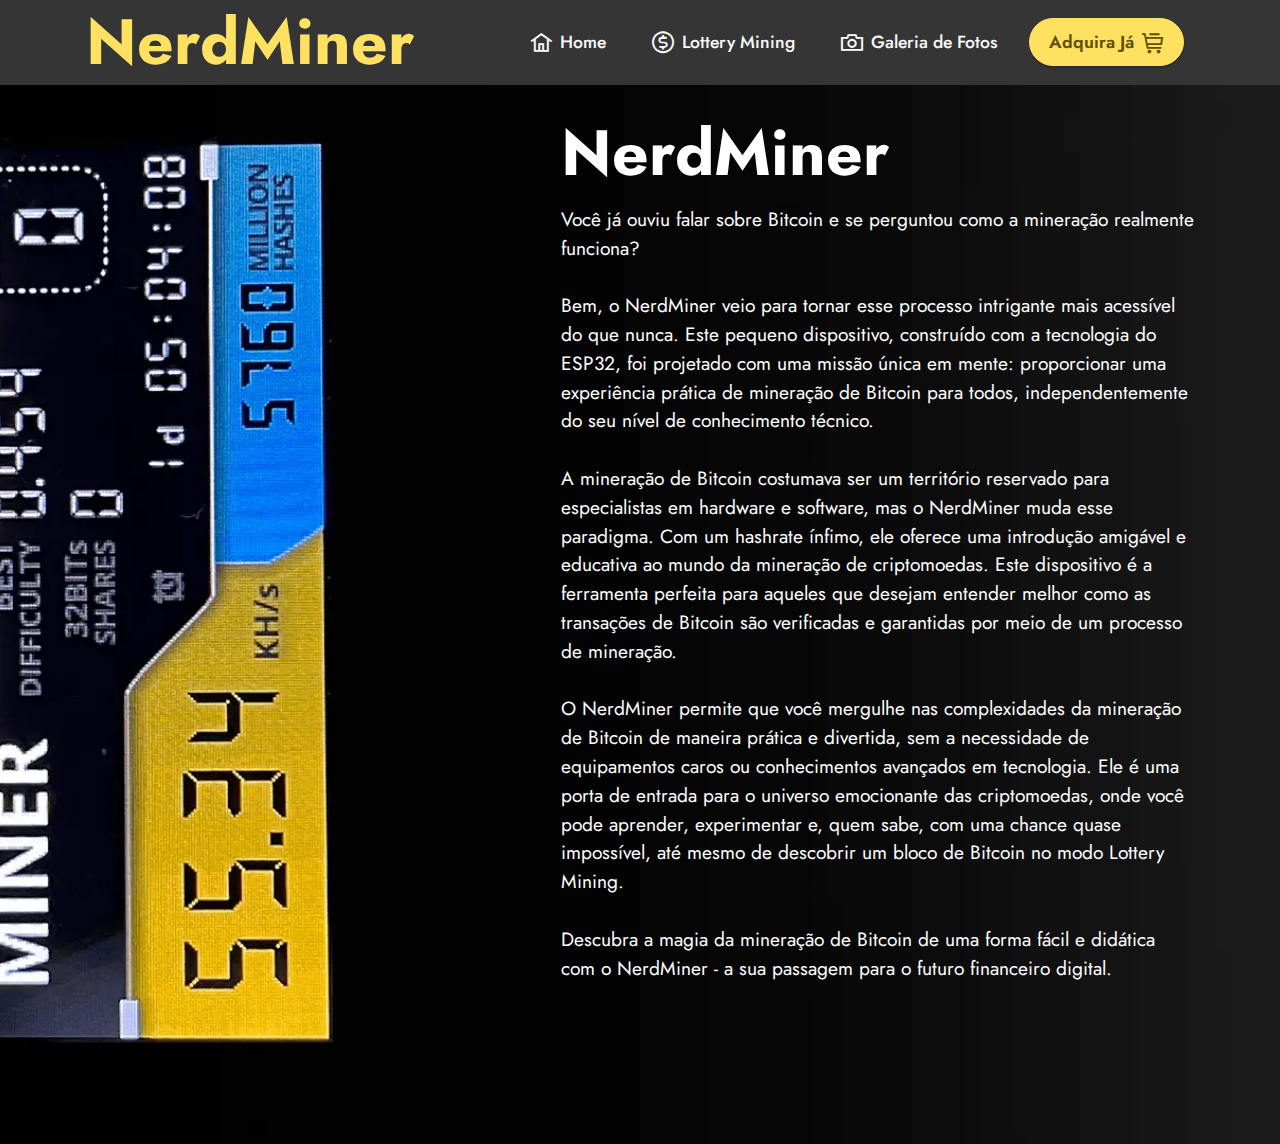
<file: index.html>
<!DOCTYPE html>
<html  >
<head>
  
  <meta charset="UTF-8">
  <meta http-equiv="X-UA-Compatible" content="IE=edge">
  
  <meta name="twitter:card" content="summary_large_image"/>
  <meta name="twitter:image:src" content="assets/images/index-meta.jpg">
  <meta property="og:image" content="assets/images/index-meta.jpg">
  <meta name="twitter:title" content="NerdMiner.com.br - Mini ASIC de Mineração de Bitcoin">
  <meta name="viewport" content="width=device-width, initial-scale=1, minimum-scale=1">
  <link rel="shortcut icon" href="assets/images/img-2644-128x70-1.png" type="image/x-icon">
  <meta name="description" content="NerdMiner permite que você mergulhe nas complexidades da mineração de Bitcoin de maneira prática e divertida, sem a necessidade de equipamentos caros ou conhecimentos avançados em tecnologia. Ele é uma porta de entrada para o universo emocionante das criptomoedas, onde você pode aprender, experimentar e, quem sabe, com uma chance quase impossível, de até mesmo descobrir um bloco de Bitcoin no modo Lottery Mining.">
  
  
  <title>NerdMiner.com.br - Mini ASIC de Mineração de Bitcoin</title>
  <link rel="stylesheet" href="assets/web/assets/mobirise-icons2/mobirise2.css">
  <link rel="stylesheet" href="assets/bootstrap/css/bootstrap.min.css">
  <link rel="stylesheet" href="assets/bootstrap/css/bootstrap-grid.min.css">
  <link rel="stylesheet" href="assets/bootstrap/css/bootstrap-reboot.min.css">
  <link rel="stylesheet" href="assets/web/assets/gdpr-plugin/gdpr-styles.css">
  <link rel="stylesheet" href="assets/animatecss/animate.css">
  <link rel="stylesheet" href="assets/dropdown/css/style.css">
  <link rel="stylesheet" href="assets/socicon/css/styles.css">
  <link rel="stylesheet" href="assets/theme/css/style.css">
  <link rel="preload" href="https://fonts.googleapis.com/css?family=Jost:100,200,300,400,500,600,700,800,900,100i,200i,300i,400i,500i,600i,700i,800i,900i&display=swap" as="style" onload="this.onload=null;this.rel='stylesheet'">
  <noscript><link rel="stylesheet" href="https://fonts.googleapis.com/css?family=Jost:100,200,300,400,500,600,700,800,900,100i,200i,300i,400i,500i,600i,700i,800i,900i&display=swap"></noscript>
  <link rel="preload" as="style" href="assets/mobirise/css/mbr-additional.css"><link rel="stylesheet" href="assets/mobirise/css/mbr-additional.css" type="text/css">

  
  
  
</head>
<body>

<!-- Analytics -->

<!-- Google tag (gtag.js) -->
<script async src="https://www.googletagmanager.com/gtag/js?id=G-MMSQK03ZPV"></script>
<script>
  window.dataLayer = window.dataLayer || [];
  function gtag(){dataLayer.push(arguments);}
  gtag('js', new Date());

  gtag('config', 'G-MMSQK03ZPV');
</script>

<!-- /Analytics -->


  
  <section data-bs-version="5.1" class="menu menu2 cid-tPLWhLKkaK" once="menu" id="menu2-5">
    
    <nav class="navbar navbar-dropdown navbar-expand-lg">
        <div class="container">
            <div class="navbar-brand">
                
                <span class="navbar-caption-wrap"><a class="navbar-caption text-warning text-primary display-1" href="index.html">NerdMiner</a></span>
            </div>
            <button class="navbar-toggler" type="button" data-toggle="collapse" data-bs-toggle="collapse" data-target="#navbarSupportedContent" data-bs-target="#navbarSupportedContent" aria-controls="navbarNavAltMarkup" aria-expanded="false" aria-label="Toggle navigation">
                <div class="hamburger">
                    <span></span>
                    <span></span>
                    <span></span>
                    <span></span>
                </div>
            </button>
            <div class="collapse navbar-collapse" id="navbarSupportedContent">
                <ul class="navbar-nav nav-dropdown" data-app-modern-menu="true"><li class="nav-item"><a class="nav-link link text-white text-primary display-4" href="index.html"><span class="mobi-mbri mobi-mbri-home mbr-iconfont mbr-iconfont-btn"></span>Home</a></li>
                    <li class="nav-item"><a class="nav-link link text-white text-primary display-4" href="lottery-mining.html"><span class="mobi-mbri mobi-mbri-cash mbr-iconfont mbr-iconfont-btn"></span>Lottery Mining</a></li><li class="nav-item"><a class="nav-link link text-white text-primary display-4" href="fotos.html"><span class="mobi-mbri mobi-mbri-camera mbr-iconfont mbr-iconfont-btn"></span>Galeria de Fotos</a></li></ul>
                
                <div class="navbar-buttons mbr-section-btn"><a class="btn btn-warning display-4" href="loja.html"><span class="mobi-mbri mobi-mbri-cart-full mbr-iconfont mbr-iconfont-btn"></span>Adquira Já</a></div>
            </div>
        </div>
    </nav>
</section>

<section data-bs-version="5.1" class="header5 cid-tPLwiUEIaL mbr-fullscreen" id="header5-1">

    

    
    

    <div class="container">
        <div class="row justify-content-end">
            <div class="col-12 col-lg-7">
                <h1 class="mbr-section-title mbr-fonts-style mbr-white mb-3 display-1"><strong><br></strong><strong>NerdMiner</strong></h1>
                
                <p class="mbr-text mbr-fonts-style mbr-white display-7">Você já ouviu falar sobre Bitcoin e se perguntou como a mineração realmente funciona?<br><br> Bem, o NerdMiner veio para tornar esse processo intrigante mais acessível do que nunca. Este pequeno dispositivo, construído com a tecnologia do ESP32, foi projetado com uma missão única em mente: proporcionar uma experiência prática de mineração de Bitcoin para todos, independentemente do seu nível de conhecimento técnico.
<br>
<br>A mineração de Bitcoin costumava ser um território reservado para especialistas em hardware e software, mas o NerdMiner muda esse paradigma. Com um hashrate ínfimo, ele oferece uma introdução amigável e educativa ao mundo da mineração de criptomoedas. Este dispositivo é a ferramenta perfeita para aqueles que desejam entender melhor como as transações de Bitcoin são verificadas e garantidas por meio de um processo de mineração.
<br>
<br>O NerdMiner permite que você mergulhe nas complexidades da mineração de Bitcoin de maneira prática e divertida, sem a necessidade de equipamentos caros ou conhecimentos avançados em tecnologia. Ele é uma porta de entrada para o universo emocionante das criptomoedas, onde você pode aprender, experimentar e, quem sabe, com uma chance quase impossível, até mesmo de descobrir um bloco de Bitcoin no modo Lottery Mining.<br>
<br>Descubra a magia da mineração de Bitcoin de uma forma fácil e didática com o NerdMiner - a sua passagem para o futuro financeiro digital.<br><br></p>
                <div class="mbr-section-btn mt-3"><a class="btn btn-warning display-7" href="loja.html">Como adquirir?</a> <a class="btn btn-warning-outline display-7" href="lottery-mining.html">Saiba mais sobre Lottery Mining</a></div>
            </div>
        </div>
    </div>
</section>


<script src="assets/bootstrap/js/bootstrap.bundle.min.js"></script>
  <script src="assets/smoothscroll/smooth-scroll.js"></script>
  <script src="assets/ytplayer/index.js"></script>
  <script src="assets/dropdown/js/navbar-dropdown.js"></script>
  <script src="assets/theme/js/script.js"></script>
  
  
  
 <div id="scrollToTop" class="scrollToTop mbr-arrow-up"><a style="text-align: center;"><i class="mbr-arrow-up-icon mbr-arrow-up-icon-cm cm-icon cm-icon-smallarrow-up"></i></a></div>
    <input name="animation" type="hidden">
  </body>
</html>
</file>
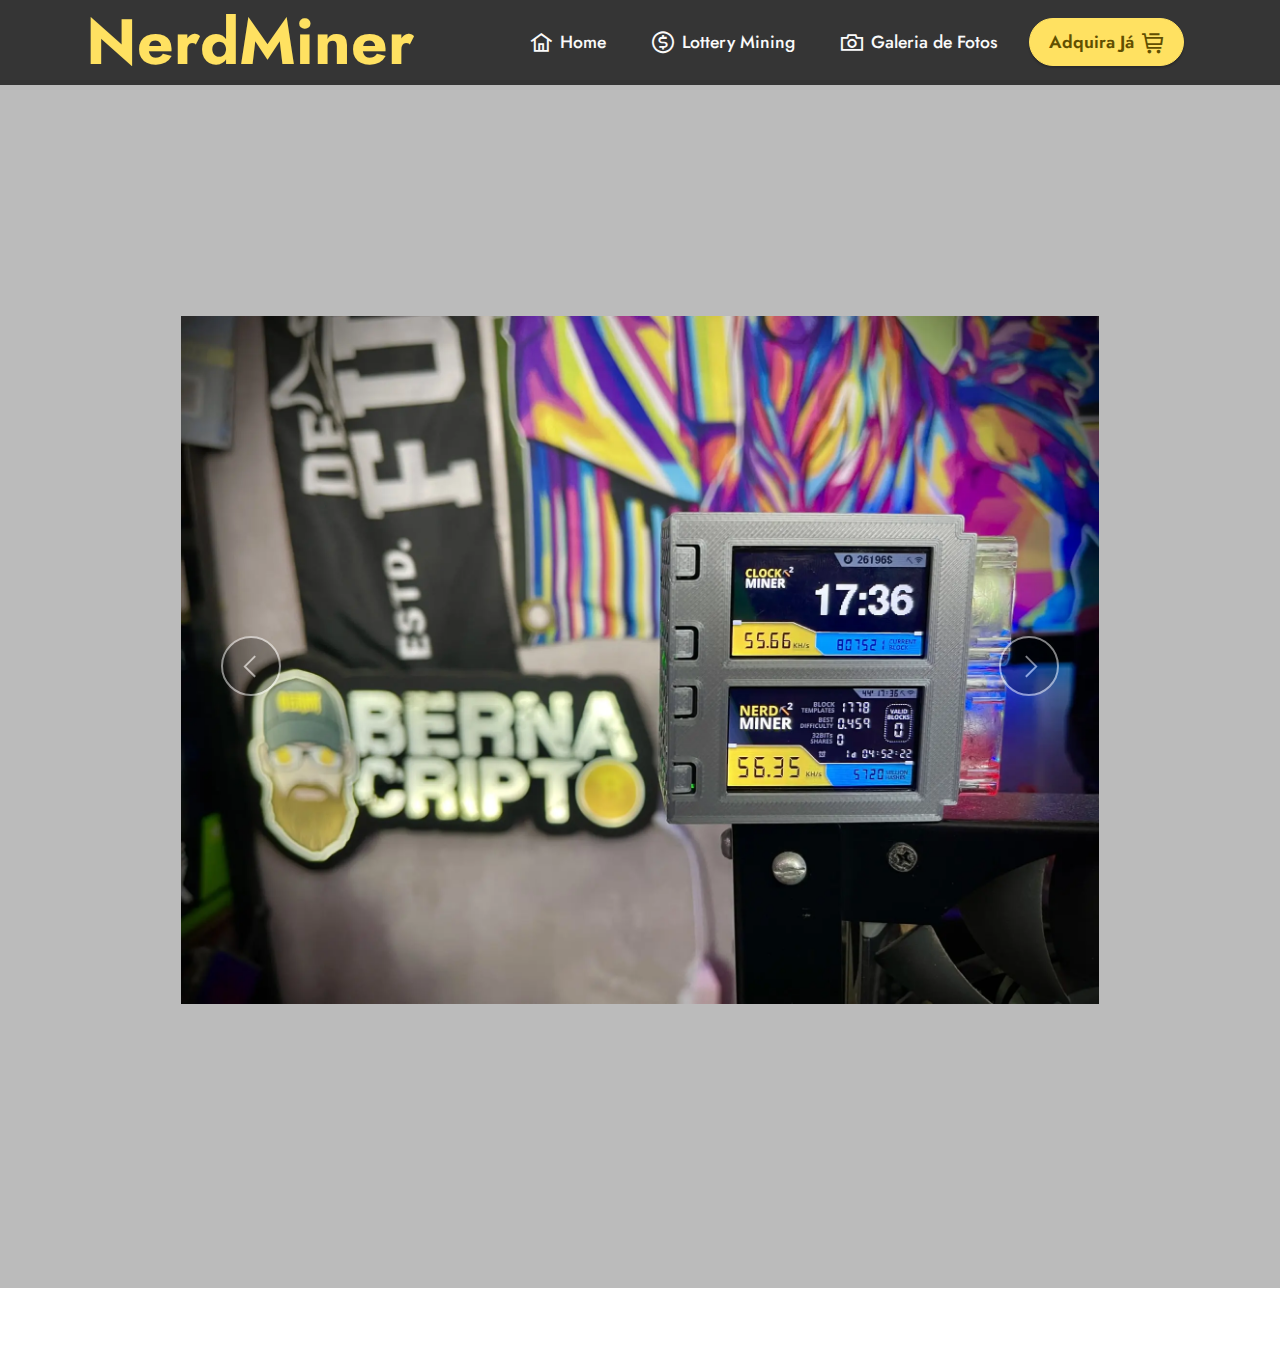
<file: fotos.html>
<!DOCTYPE html>
<html  >
<head>
  
  <meta charset="UTF-8">
  <meta http-equiv="X-UA-Compatible" content="IE=edge">
  
  <meta name="twitter:card" content="summary_large_image"/>
  <meta name="twitter:image:src" content="assets/images/fotos-meta.png">
  <meta property="og:image" content="assets/images/fotos-meta.png">
  <meta name="twitter:title" content="NerdMiner - Galeria de Fotos">
  <meta name="viewport" content="width=device-width, initial-scale=1, minimum-scale=1">
  <link rel="shortcut icon" href="assets/images/img-2644-128x70-1.png" type="image/x-icon">
  <meta name="description" content="">
  
  
  <title>NerdMiner - Galeria de Fotos</title>
  <link rel="stylesheet" href="assets/web/assets/mobirise-icons2/mobirise2.css">
  <link rel="stylesheet" href="assets/bootstrap/css/bootstrap.min.css">
  <link rel="stylesheet" href="assets/bootstrap/css/bootstrap-grid.min.css">
  <link rel="stylesheet" href="assets/bootstrap/css/bootstrap-reboot.min.css">
  <link rel="stylesheet" href="assets/web/assets/gdpr-plugin/gdpr-styles.css">
  <link rel="stylesheet" href="assets/animatecss/animate.css">
  <link rel="stylesheet" href="assets/dropdown/css/style.css">
  <link rel="stylesheet" href="assets/socicon/css/styles.css">
  <link rel="stylesheet" href="assets/theme/css/style.css">
  <link rel="preload" href="https://fonts.googleapis.com/css?family=Jost:100,200,300,400,500,600,700,800,900,100i,200i,300i,400i,500i,600i,700i,800i,900i&display=swap" as="style" onload="this.onload=null;this.rel='stylesheet'">
  <noscript><link rel="stylesheet" href="https://fonts.googleapis.com/css?family=Jost:100,200,300,400,500,600,700,800,900,100i,200i,300i,400i,500i,600i,700i,800i,900i&display=swap"></noscript>
  <link rel="preload" as="style" href="assets/mobirise/css/mbr-additional.css"><link rel="stylesheet" href="assets/mobirise/css/mbr-additional.css" type="text/css">

  
  
  
</head>
<body>

<!-- Analytics -->

<!-- Google tag (gtag.js) -->
<script async src="https://www.googletagmanager.com/gtag/js?id=G-MMSQK03ZPV"></script>
<script>
  window.dataLayer = window.dataLayer || [];
  function gtag(){dataLayer.push(arguments);}
  gtag('js', new Date());

  gtag('config', 'G-MMSQK03ZPV');
</script>

<!-- /Analytics -->


  
  <section data-bs-version="5.1" class="menu menu2 cid-tPW5D5SosN" once="menu" id="menu2-d">
    
    <nav class="navbar navbar-dropdown navbar-expand-lg">
        <div class="container">
            <div class="navbar-brand">
                
                <span class="navbar-caption-wrap"><a class="navbar-caption text-warning text-primary display-1" href="index.html">NerdMiner</a></span>
            </div>
            <button class="navbar-toggler" type="button" data-toggle="collapse" data-bs-toggle="collapse" data-target="#navbarSupportedContent" data-bs-target="#navbarSupportedContent" aria-controls="navbarNavAltMarkup" aria-expanded="false" aria-label="Toggle navigation">
                <div class="hamburger">
                    <span></span>
                    <span></span>
                    <span></span>
                    <span></span>
                </div>
            </button>
            <div class="collapse navbar-collapse" id="navbarSupportedContent">
                <ul class="navbar-nav nav-dropdown" data-app-modern-menu="true"><li class="nav-item"><a class="nav-link link text-white text-primary display-4" href="index.html"><span class="mobi-mbri mobi-mbri-home mbr-iconfont mbr-iconfont-btn"></span>Home</a></li>
                    <li class="nav-item"><a class="nav-link link text-white text-primary display-4" href="lottery-mining.html"><span class="mobi-mbri mobi-mbri-cash mbr-iconfont mbr-iconfont-btn"></span>Lottery Mining</a></li><li class="nav-item"><a class="nav-link link text-white text-primary display-4" href="fotos.html"><span class="mobi-mbri mobi-mbri-camera mbr-iconfont mbr-iconfont-btn"></span>Galeria de Fotos</a></li></ul>
                
                <div class="navbar-buttons mbr-section-btn"><a class="btn btn-warning display-4" href="loja.html"><span class="mobi-mbri mobi-mbri-cart-full mbr-iconfont mbr-iconfont-btn"></span>Adquira Já</a></div>
            </div>
        </div>
    </nav>
</section>

<section data-bs-version="5.1" class="slider2 cid-tPW63TRMJX" id="slider2-l">
    

    
    <div class="container">
        <div class="row justify-content-center">
            <div class="col-12 col-md-10">
                <div class="carousel slide" id="u5sl7XMGjz" data-ride="carousel" data-bs-ride="carousel" data-interval="3000" data-bs-interval="3000">
                    <ol class="carousel-indicators">
                        <li data-slide-to="0" data-bs-slide-to="0" class="active" data-target="#u5sl7XMGjz" data-bs-target="#u5sl7XMGjz"></li><li data-slide-to="1" data-bs-slide-to="1" class="" data-target="#u5sl7XMGjz" data-bs-target="#u5sl7XMGjz"></li>
                        <li data-slide-to="2" data-bs-slide-to="2" data-target="#u5sl7XMGjz" data-bs-target="#u5sl7XMGjz"></li><li data-slide-to="3" data-bs-slide-to="3" data-target="#u5sl7XMGjz" data-bs-target="#u5sl7XMGjz"></li><li data-slide-to="4" data-bs-slide-to="4" data-target="#u5sl7XMGjz" data-bs-target="#u5sl7XMGjz"></li><li data-slide-to="5" data-bs-slide-to="5" data-target="#u5sl7XMGjz" data-bs-target="#u5sl7XMGjz"></li>
                        <li data-slide-to="6" data-bs-slide-to="6" data-target="#u5sl7XMGjz" data-bs-target="#u5sl7XMGjz"></li><li data-slide-to="7" data-bs-slide-to="7" data-target="#u5sl7XMGjz" data-bs-target="#u5sl7XMGjz"></li><li data-slide-to="8" data-bs-slide-to="8" data-target="#u5sl7XMGjz" data-bs-target="#u5sl7XMGjz"></li><li data-slide-to="9" data-bs-slide-to="9" data-target="#u5sl7XMGjz" data-bs-target="#u5sl7XMGjz"></li><li data-slide-to="10" data-bs-slide-to="10" data-target="#u5sl7XMGjz" data-bs-target="#u5sl7XMGjz"></li><li data-slide-to="11" data-bs-slide-to="11" data-target="#u5sl7XMGjz" data-bs-target="#u5sl7XMGjz"></li><li data-slide-to="12" data-bs-slide-to="12" data-target="#u5sl7XMGjz" data-bs-target="#u5sl7XMGjz"></li>
                    </ol>
                    <div class="carousel-inner">
                        <div class="carousel-item slider-image item active">
                            <div class="item-wrapper">
                                
                                <img class="d-block w-100" src="assets/images/1-1900x1425.webp" alt="" data-slide-to="0" data-bs-slide-to="0">
                                
                            </div>
                        </div><div class="carousel-item slider-image item">
                            <div class="item-wrapper">
                                
                                <img class="d-block w-100" src="assets/images/photo-2023-09-12-20-24-9-720x1280.webp" alt="" data-slide-to="1" data-bs-slide-to="1">
                                
                            </div>
                        </div>
                        <div class="carousel-item slider-image item">
                            <div class="item-wrapper">
                                
                                <img class="d-block w-100" src="assets/images/photo-2023-08-15-12-09-46-768x1024.webp" alt="" data-slide-to="2" data-bs-slide-to="2">
                                
                            </div>
                        </div><div class="carousel-item slider-image item">
                            <div class="item-wrapper">
                                
                                <img class="d-block w-100" src="assets/images/photo-2023-08-20-07-13-27-471x353.webp" alt="" data-slide-to="3" data-bs-slide-to="3">
                                
                            </div>
                        </div><div class="carousel-item slider-image item">
                            <div class="item-wrapper">
                                
                                <img class="d-block w-100" src="assets/images/7-960x761.webp" alt="" data-slide-to="4" data-bs-slide-to="4">
                                
                            </div>
                        </div><div class="carousel-item slider-image item">
                            <div class="item-wrapper">
                                
                                <img class="d-block w-100" src="assets/images/2-960x1280.webp" alt="" data-slide-to="5" data-bs-slide-to="5">
                                
                            </div>
                        </div><div class="carousel-item slider-image item">
                            <div class="item-wrapper">
                                
                                <img class="d-block w-100" src="assets/images/6-960x720.webp" alt="" data-slide-to="6" data-bs-slide-to="6">
                                
                            </div>
                        </div>
                        <div class="carousel-item slider-image item">
                            <div class="item-wrapper">
                                
                                <img class="d-block w-100" src="assets/images/3-720x1280.webp" alt="" data-slide-to="7" data-bs-slide-to="7">
                                
                            </div>
                        </div><div class="carousel-item slider-image item">
                            <div class="item-wrapper">
                                
                                <img class="d-block w-100" src="assets/images/10-720x488.webp" alt="" data-slide-to="8" data-bs-slide-to="8">
                                
                            </div>
                        </div><div class="carousel-item slider-image item">
                            <div class="item-wrapper">
                                
                                <img class="d-block w-100" src="assets/images/9-720x540.webp" alt="" data-slide-to="9" data-bs-slide-to="9">
                                
                            </div>
                        </div><div class="carousel-item slider-image item">
                            <div class="item-wrapper">
                                
                                <img class="d-block w-100" src="assets/images/8-720x540.webp" alt="" data-slide-to="10" data-bs-slide-to="10">
                                
                            </div>
                        </div><div class="carousel-item slider-image item">
                            <div class="item-wrapper">
                                
                                <img class="d-block w-100" src="assets/images/4-720x405.webp" alt="" data-slide-to="11" data-bs-slide-to="11">
                                
                            </div>
                        </div><div class="carousel-item slider-image item">
                            <div class="item-wrapper">
                                
                                <img class="d-block w-100" src="assets/images/5-589x1280.webp" alt="" data-slide-to="12" data-bs-slide-to="12">
                                
                            </div>
                        </div>
                    </div>
                    <a class="carousel-control carousel-control-prev" role="button" data-slide="prev" data-bs-slide="prev" href="#u5sl7XMGjz">
                        <span class="mobi-mbri mobi-mbri-arrow-prev" aria-hidden="true"></span>
                        <span class="sr-only visually-hidden">Previous</span>
                    </a>
                    <a class="carousel-control carousel-control-next" role="button" data-slide="next" data-bs-slide="next" href="#u5sl7XMGjz">
                        <span class="mobi-mbri mobi-mbri-arrow-next" aria-hidden="true"></span>
                        <span class="sr-only visually-hidden">Next</span>
                    </a>
                </div>
            </div>
        </div>
    </div>
</section>

<section data-bs-version="5.1" class="footer3 cid-tPW5D7Gq5x mbr-reveal" once="footers" id="footer3-h">

    

    

    <div class="container">
        <div class="row align-center mbr-white">
            <div class="row row-links">
                <ul class="foot-menu">
                    
                    
                    
                    
                    
                <li class="foot-menu-item mbr-fonts-style display-7"><a href="index.html" class="text-white text-primary">Home</a></li><li class="foot-menu-item mbr-fonts-style display-7">Lottery Mining</li><li class="foot-menu-item mbr-fonts-style display-7"><a href="loja.html" class="text-primary">Adquira</a></li></ul>
            </div>
            
            <div class="row row-copirayt">
                <p class="mbr-text mb-0 mbr-fonts-style mbr-white align-center display-7">
                    © Copyright 2023. All Rights Reserved.
                </p>
            </div>
        </div>
    </div>
</section>


<script src="assets/bootstrap/js/bootstrap.bundle.min.js"></script>
  <script src="assets/smoothscroll/smooth-scroll.js"></script>
  <script src="assets/ytplayer/index.js"></script>
  <script src="assets/dropdown/js/navbar-dropdown.js"></script>
  <script src="assets/theme/js/script.js"></script>
  
  
  
 <div id="scrollToTop" class="scrollToTop mbr-arrow-up"><a style="text-align: center;"><i class="mbr-arrow-up-icon mbr-arrow-up-icon-cm cm-icon cm-icon-smallarrow-up"></i></a></div>
    <input name="animation" type="hidden">
  </body>
</html>
</file>
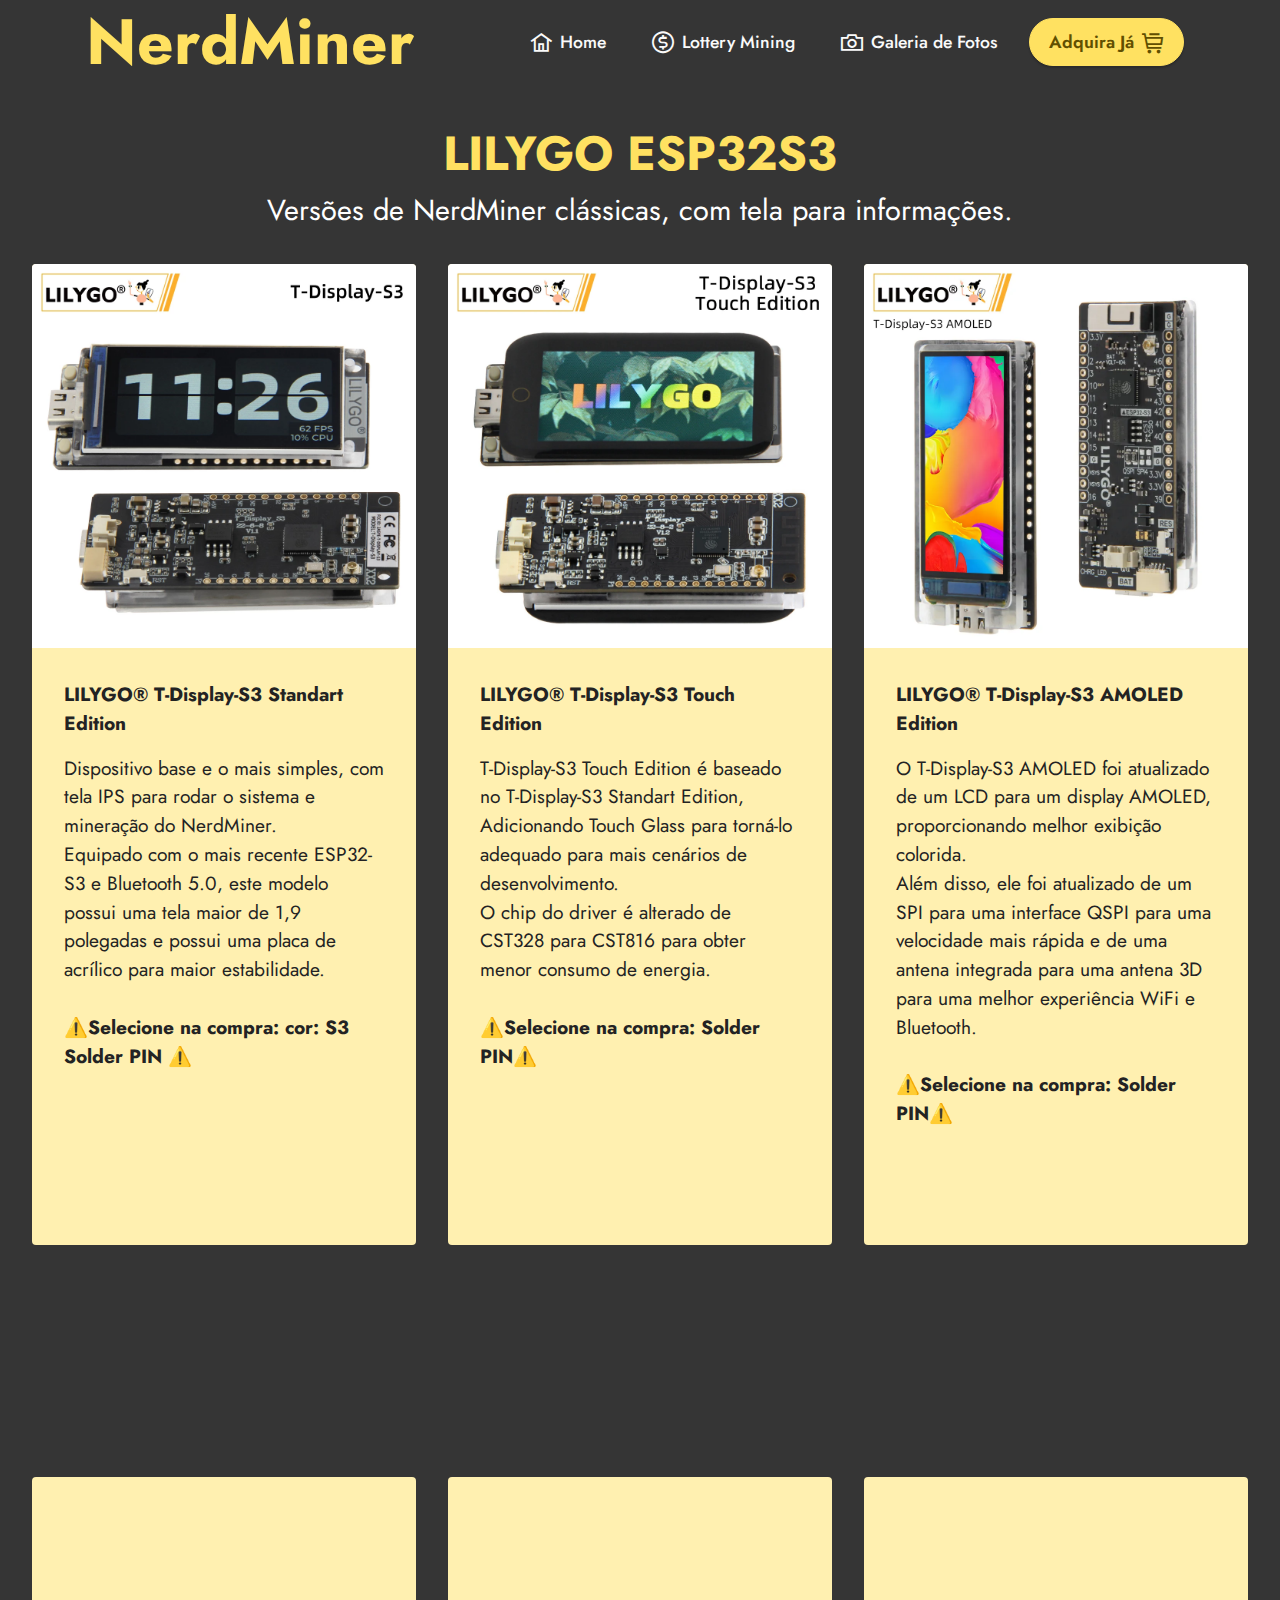
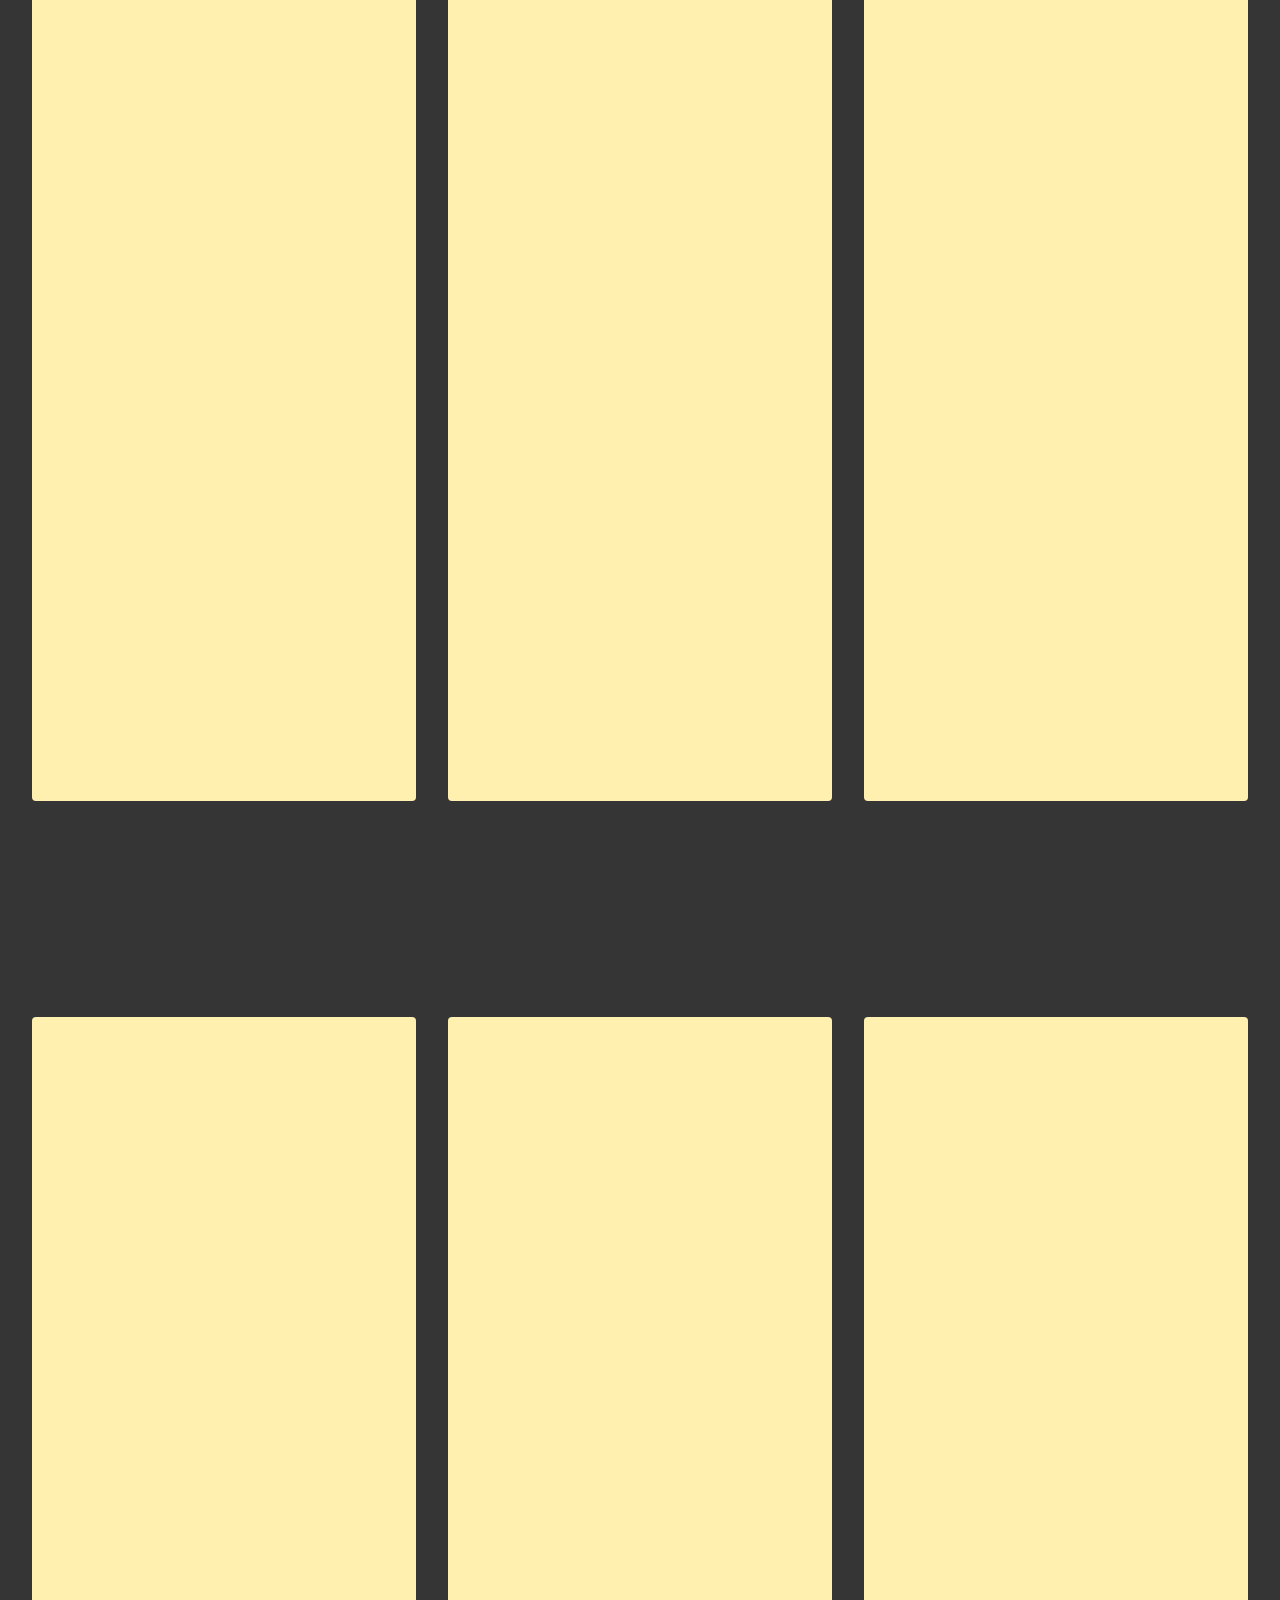
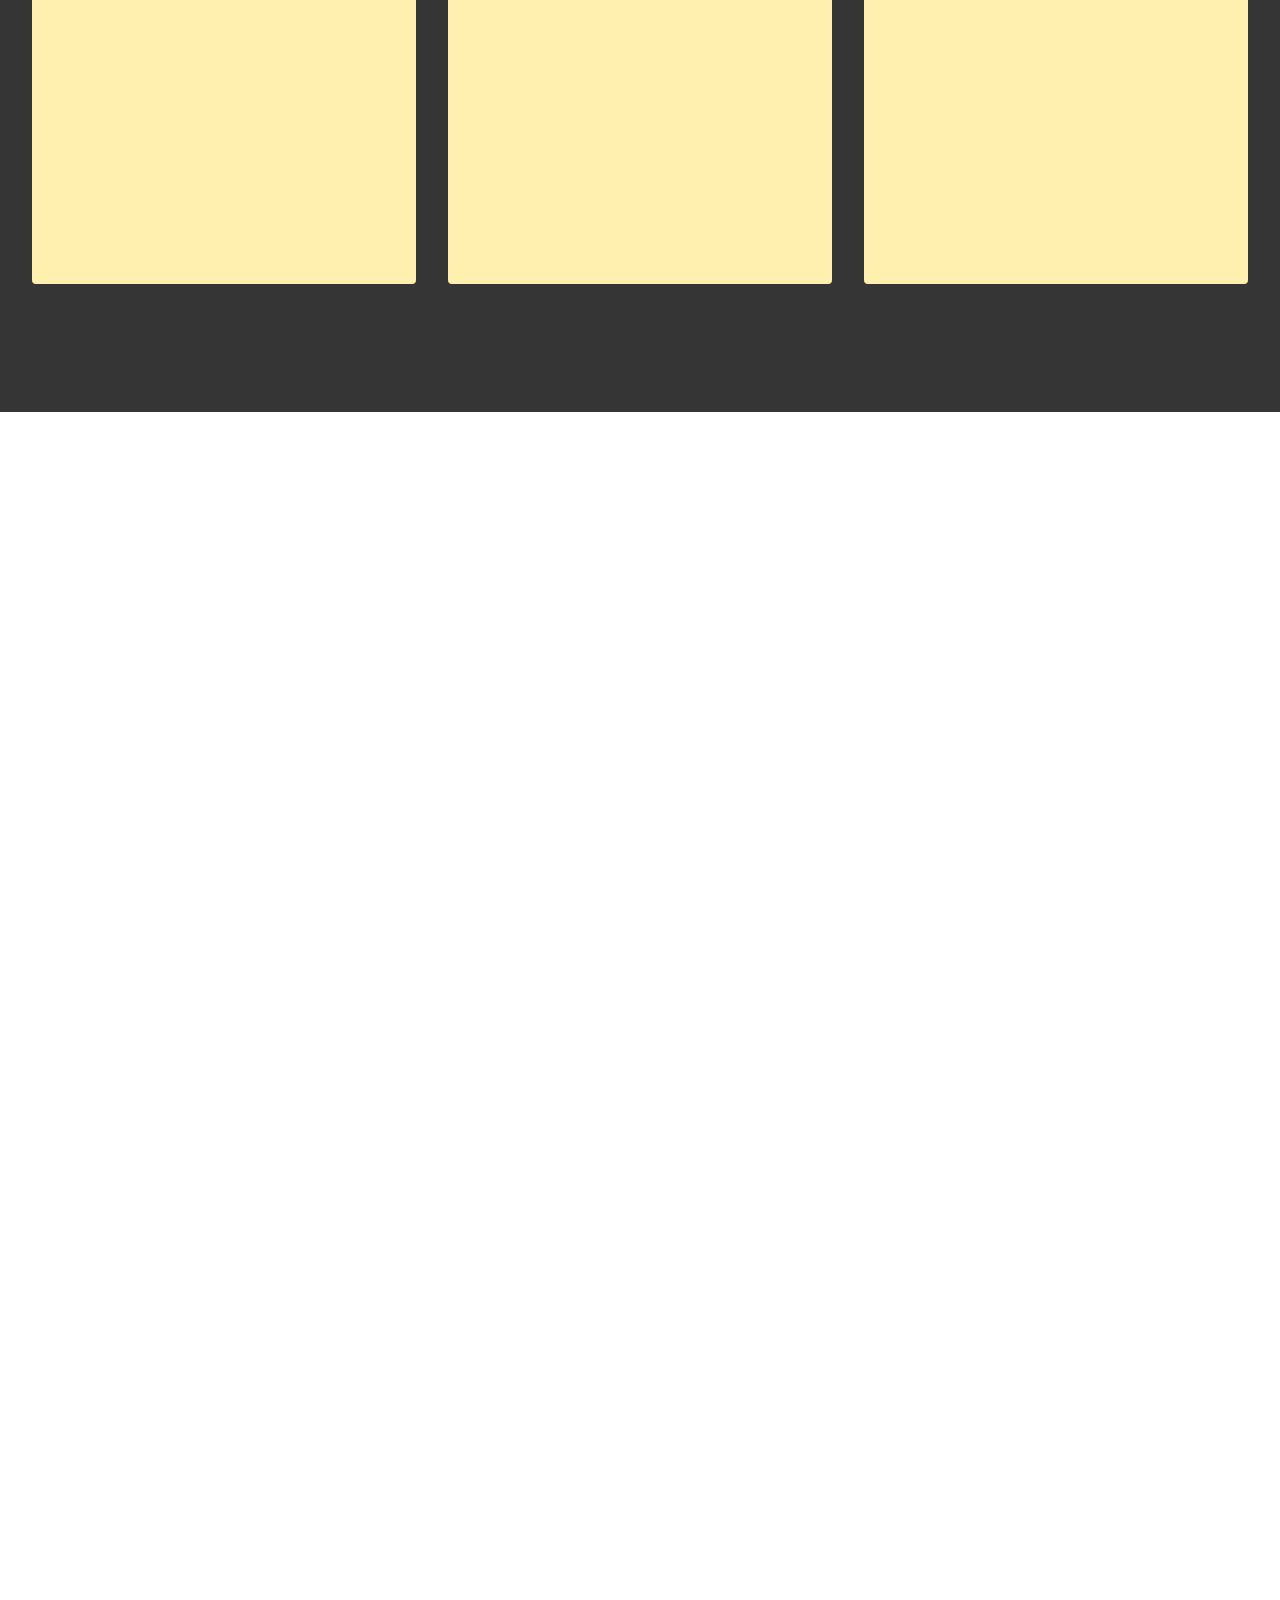
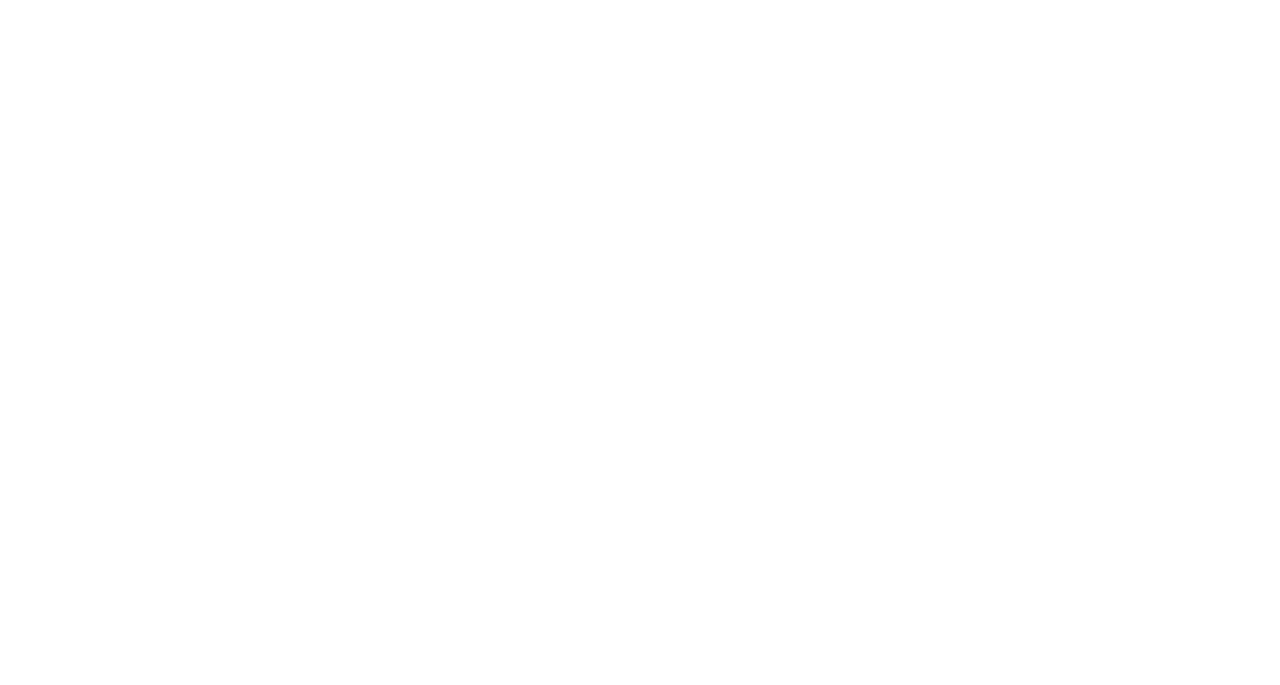
<file: loja.html>
<!DOCTYPE html>
<html  >
<head>
  
  <meta charset="UTF-8">
  <meta http-equiv="X-UA-Compatible" content="IE=edge">
  
  <meta name="twitter:card" content="summary_large_image"/>
  <meta name="twitter:image:src" content="assets/images/loja-meta.png">
  <meta property="og:image" content="assets/images/loja-meta.png">
  <meta name="twitter:title" content="NerdMiner - Versões">
  <meta name="viewport" content="width=device-width, initial-scale=1, minimum-scale=1">
  <link rel="shortcut icon" href="assets/images/img-2644-128x70-1.png" type="image/x-icon">
  <meta name="description" content="">
  
  
  <title>NerdMiner - Versões</title>
  <link rel="stylesheet" href="assets/web/assets/mobirise-icons2/mobirise2.css">
  <link rel="stylesheet" href="assets/bootstrap/css/bootstrap.min.css">
  <link rel="stylesheet" href="assets/bootstrap/css/bootstrap-grid.min.css">
  <link rel="stylesheet" href="assets/bootstrap/css/bootstrap-reboot.min.css">
  <link rel="stylesheet" href="assets/web/assets/gdpr-plugin/gdpr-styles.css">
  <link rel="stylesheet" href="assets/animatecss/animate.css">
  <link rel="stylesheet" href="assets/dropdown/css/style.css">
  <link rel="stylesheet" href="assets/socicon/css/styles.css">
  <link rel="stylesheet" href="assets/theme/css/style.css">
  <link rel="preload" href="https://fonts.googleapis.com/css?family=Jost:100,200,300,400,500,600,700,800,900,100i,200i,300i,400i,500i,600i,700i,800i,900i&display=swap" as="style" onload="this.onload=null;this.rel='stylesheet'">
  <noscript><link rel="stylesheet" href="https://fonts.googleapis.com/css?family=Jost:100,200,300,400,500,600,700,800,900,100i,200i,300i,400i,500i,600i,700i,800i,900i&display=swap"></noscript>
  <link rel="preload" as="style" href="assets/mobirise/css/mbr-additional.css"><link rel="stylesheet" href="assets/mobirise/css/mbr-additional.css" type="text/css">

  
  
  
</head>
<body>

<!-- Analytics -->

<!-- Google tag (gtag.js) -->
<script async src="https://www.googletagmanager.com/gtag/js?id=G-MMSQK03ZPV"></script>
<script>
  window.dataLayer = window.dataLayer || [];
  function gtag(){dataLayer.push(arguments);}
  gtag('js', new Date());

  gtag('config', 'G-MMSQK03ZPV');
</script>

<!-- /Analytics -->


  
  <section data-bs-version="5.1" class="menu menu2 cid-tPVOUErk3h" once="menu" id="menu2-6">
    
    <nav class="navbar navbar-dropdown navbar-expand-lg">
        <div class="container">
            <div class="navbar-brand">
                
                <span class="navbar-caption-wrap"><a class="navbar-caption text-warning text-primary display-1" href="index.html">NerdMiner</a></span>
            </div>
            <button class="navbar-toggler" type="button" data-toggle="collapse" data-bs-toggle="collapse" data-target="#navbarSupportedContent" data-bs-target="#navbarSupportedContent" aria-controls="navbarNavAltMarkup" aria-expanded="false" aria-label="Toggle navigation">
                <div class="hamburger">
                    <span></span>
                    <span></span>
                    <span></span>
                    <span></span>
                </div>
            </button>
            <div class="collapse navbar-collapse" id="navbarSupportedContent">
                <ul class="navbar-nav nav-dropdown" data-app-modern-menu="true"><li class="nav-item"><a class="nav-link link text-white text-primary display-4" href="index.html"><span class="mobi-mbri mobi-mbri-home mbr-iconfont mbr-iconfont-btn"></span>Home</a></li>
                    <li class="nav-item"><a class="nav-link link text-white text-primary display-4" href="lottery-mining.html"><span class="mobi-mbri mobi-mbri-cash mbr-iconfont mbr-iconfont-btn"></span>Lottery Mining</a></li><li class="nav-item"><a class="nav-link link text-white text-primary display-4" href="fotos.html"><span class="mobi-mbri mobi-mbri-camera mbr-iconfont mbr-iconfont-btn"></span>Galeria de Fotos</a></li></ul>
                
                <div class="navbar-buttons mbr-section-btn"><a class="btn btn-warning display-4" href="loja.html"><span class="mobi-mbri mobi-mbri-cart-full mbr-iconfont mbr-iconfont-btn"></span>Adquira Já</a></div>
            </div>
        </div>
    </nav>
</section>

<section data-bs-version="5.1" class="gallery3 cid-tPVPaVWfYf" id="gallery3-a">
    
    
    <div class="container-fluid">
        <div class="mbr-section-head">
            <h4 class="mbr-section-title mbr-fonts-style align-center mb-0 display-2">
                <strong>LILYGO ESP32S3</strong></h4>
            <h5 class="mbr-section-subtitle mbr-fonts-style align-center mb-0 mt-2 display-5">Versões de NerdMiner clássicas, com tela para informações.</h5>
        </div>
        <div class="row mt-4">
            <div class="item features-image сol-12 col-md-6 col-lg-4">
                <div class="item-wrapper">
                    <div class="item-img">
                        <a href="https://s.click.aliexpress.com/e/_DlYAREb" target="_blank"><img src="assets/images/lylygo-esp32.webp" alt="" data-slide-to="0" data-bs-slide-to="0"></a>
                    </div>
                    <div class="item-content">
                        <h5 class="item-title mbr-fonts-style display-7">
                            <strong>LILYGO® T-Display-S3 Standart Edition</strong></h5>
                        
                        <p class="mbr-text mbr-fonts-style mt-3 display-7">Dispositivo base e o mais simples, com tela IPS para rodar o sistema e mineração do NerdMiner.<br>Equipado com o mais recente ESP32-S3 e Bluetooth 5.0, este modelo possui uma tela maior de 1,9 polegadas e possui uma placa de acrílico para maior estabilidade.&nbsp;<br><br>⚠️<strong>Selecione na compra: cor: S3 Solder PIN&nbsp;</strong>⚠️<br></p>
                    </div>
                    <div class="mbr-section-btn item-footer mt-2"><a href="https://s.click.aliexpress.com/e/_DlYAREb" class="btn btn-primary item-btn display-7" target="_blank">Comprar</a></div>
                </div>
            </div>
            <div class="item features-image сol-12 col-md-6 col-lg-4">
                <div class="item-wrapper">
                    <div class="item-img">
                        <a href="https://s.click.aliexpress.com/e/_DCtu7Jl" target="_blank"><img src="assets/images/lilygo-t-display-s3-touch-edition-esp32-s3-placa-de-desenvolvimento-1-9-polegada-st7789-display.jpg-q90.jpg-.webp" alt="" data-slide-to="2" data-bs-slide-to="2"></a>
                    </div>
                    <div class="item-content">
                        <h5 class="item-title mbr-fonts-style display-7"><strong>LILYGO® T-Display-S3 Touch Edition</strong></h5>
                        
                        <p class="mbr-text mbr-fonts-style mt-3 display-7">T-Display-S3 Touch Edition é baseado no T-Display-S3 Standart Edition, Adicionando Touch Glass para torná-lo adequado para mais cenários de desenvolvimento.<br>O chip do driver é alterado de CST328 para CST816 para obter menor consumo de energia.<br><br>⚠️<strong>Selecione na compra: Solder PIN</strong>⚠️<br></p>
                    </div>
                    <div class="mbr-section-btn item-footer mt-2"><a href="https://s.click.aliexpress.com/e/_DCtu7Jl" class="btn btn-primary item-btn display-7" target="_blank">Comprar</a></div>
                </div>
            </div>
            <div class="item features-image сol-12 col-md-6 col-lg-4">
                <div class="item-wrapper">
                    <div class="item-img">
                        <a href="https://s.click.aliexpress.com/e/_DBHMz9h" target="_blank"><img src="assets/images/lilygo-t-display-s3-amoled-esp32-s3-1-9-polegadas-rm67162-placa-de-desenvolvimento-amoled-display.png-.webp" alt="" data-slide-to="3" data-bs-slide-to="3"></a>
                    </div>
                    <div class="item-content">
                        <h5 class="item-title mbr-fonts-style display-7"><strong>LILYGO® T-Display-S3 AMOLED Edition</strong></h5>
                        
                        <p class="mbr-text mbr-fonts-style mt-3 display-7">O T-Display-S3 AMOLED&nbsp;foi atualizado de um LCD para um display AMOLED, proporcionando melhor exibição colorida.
<br>Além disso, ele foi atualizado de um SPI para uma interface QSPI para uma velocidade mais rápida e de uma antena integrada para uma antena 3D para uma melhor experiência WiFi e Bluetooth.<br><br>⚠️<strong>Selecione na compra: Solder PIN</strong>⚠️<br></p>
                    </div>
                    <div class="mbr-section-btn item-footer mt-2"><a href="https://s.click.aliexpress.com/e/_DBHMz9h" class="btn btn-primary item-btn display-7" target="_blank">Comprar</a></div>
                </div>
            </div>
            
        </div>
    </div>
</section>

<section data-bs-version="5.1" class="gallery3 cid-tPW07NgpRq" id="gallery3-b">
    
    
    <div class="container-fluid">
        <div class="mbr-section-head">
            <h4 class="mbr-section-title mbr-fonts-style align-center mb-0 display-2">
                <strong>Ventoinhas / Fans</strong></h4>
            <h5 class="mbr-section-subtitle mbr-fonts-style align-center mb-0 mt-2 display-5">Essencial para ficar com um aspecto de uma Mini-ASIC de Mineração de Bitcoin.</h5>
        </div>
        <div class="row mt-4">
            <div class="item features-image сol-12 col-md-6 col-lg-4 active">
                <div class="item-wrapper">
                    <div class="item-img">
                        <a href="https://s.click.aliexpress.com/e/_DCvrhXl" target="_blank"><img src="assets/images/winsinn-30mm-f-dc-5v-12v-24v-3010-hidr-ulico-duplo-rolamento-de-esferas-sem-escova.jpg-640x640-376x376-pequeno-480x480.webp" alt="" data-slide-to="0" data-bs-slide-to="0"></a>
                    </div>
                    <div class="item-content">
                        <h5 class="item-title mbr-fonts-style display-7"><strong>WINSINN - Fan/Ventoinha Preta</strong></h5>
                        
                        <p class="mbr-text mbr-fonts-style mt-3 display-7">WINSINN 30mm Ventilador DC 5V 12V 24V
<br>3010 Hidráulico/Duplo Rolamento De Esferas Refrigeração
<br>Sem Escova 30x10mm&nbsp;<br><br>⚠️<strong>Selecione na compra: 5V - Dual Ball</strong>⚠️&nbsp;<br></p>
                    </div>
                    <div class="mbr-section-btn item-footer mt-2"><a href="https://s.click.aliexpress.com/e/_DCvrhXl" class="btn btn-primary item-btn display-7" target="_blank">Comprar</a></div>
                </div>
            </div><div class="item features-image сol-12 col-md-6 col-lg-4">
                <div class="item-wrapper">
                    <div class="item-img">
                        <a href="https://s.click.aliexpress.com/e/_DDjJrpD" target="_blank"><img src="assets/images/a-cor-do-f-do-rgb-de-winsinn-30mm-conduziu-a-c-c-5v-12v-24v.jpg-q90.jpg-pequeno-480x480.webp" alt="" data-slide-to="1" data-bs-slide-to="1"></a>
                    </div>
                    <div class="item-content">
                        <h5 class="item-title mbr-fonts-style display-7"><strong>WINSINN - Fan/Ventoinha RGB</strong></h5>
                        
                        <p class="mbr-text mbr-fonts-style mt-3 display-7">WINSINN 30mm Ventilador DC 5V 12V 24V
<br>3010 Hidráulico/Duplo Rolamento De Esferas Refrigeração
<br>Sem Escova 30x10mm&nbsp;<br><br>⚠️<strong>Selecione na compra: 5V - Hydraulic</strong>⚠️&nbsp;<br></p>
                    </div>
                    <div class="mbr-section-btn item-footer mt-2"><a href="https://s.click.aliexpress.com/e/_DDjJrpD" class="btn btn-primary item-btn display-7" target="_blank">Comprar</a></div>
                </div>
            </div><div class="item features-image сol-12 col-md-6 col-lg-4">
                <div class="item-wrapper">
                    <div class="item-img">
                        <a href="https://s.click.aliexpress.com/e/_DFABFfV" target="_blank"><img src="assets/images/ventilador-de-refrigera-o-da-impressora-3d-placa-gr-fica-3010-30mm-30x30x10mm-3cm-5v-12v.jpg-.webp" alt="" data-slide-to="2" data-bs-slide-to="2"></a>
                    </div>
                    <div class="item-content">
                        <h5 class="item-title mbr-fonts-style display-7"><strong>GUNCAIZHU - Kit com 3 Fans/Ventoinhas Pretas</strong></h5>
                        
                        <p class="mbr-text mbr-fonts-style mt-3 display-7">Consumo energético: 0.63 W
<br>Revolução: 9500±10% RPM
<br>Ruído: 25dBA&nbsp;<br><br>⚠️<strong>Selecione na compra:&nbsp;Cor da Lâmina: 5V</strong>⚠️&nbsp;<br></p>
                    </div>
                    <div class="mbr-section-btn item-footer mt-2"><a href="https://s.click.aliexpress.com/e/_DFABFfV" class="btn btn-primary item-btn display-7" target="_blank">Comprar</a></div>
                </div>
            </div>
            
            
            
        </div>
    </div>
</section>

<section data-bs-version="5.1" class="gallery3 cid-tPW3LEYhVf" id="gallery3-c">
    
    
    <div class="container-fluid">
        <div class="mbr-section-head">
            <h4 class="mbr-section-title mbr-fonts-style align-center mb-0 display-2">
                <strong>CABOS E FONTES USB</strong></h4>
            <h5 class="mbr-section-subtitle mbr-fonts-style align-center mb-0 mt-2 display-5">Para quem precisa de energia com qualidade</h5>
        </div>
        <div class="row mt-4">
            <div class="item features-image сol-12 col-md-6 col-lg-4 active">
                <div class="item-wrapper">
                    <div class="item-img">
                        <a href="https://s.click.aliexpress.com/e/_DdSImgj" target="_blank"><img src="assets/images/s17febc4ab69d43a6ab18711494da4d13r.jpg-350x350-350x350.webp" alt="" data-slide-to="0" data-bs-slide-to="0"></a>
                    </div>
                    <div class="item-content">
                        <h5 class="item-title mbr-fonts-style display-7"><strong>Cabo USB Tipo C com Tela Wattímetro</strong></h5>
                        
                        <p class="mbr-text mbr-fonts-style mt-3 display-7">Marca: Baseus<br>Potência: 100W(20V/5A) 
<br>Transmissão taxa: 480Mbps 
<br>Comprimento: 1m, 2m&nbsp;<br>Diferencial: Tela Wattímetro</p>
                    </div>
                    <div class="mbr-section-btn item-footer mt-2"><a href="https://s.click.aliexpress.com/e/_DdSImgj" class="btn btn-primary item-btn display-7" target="_blank">Comprar</a></div>
                </div>
            </div>
            <div class="item features-image сol-12 col-md-6 col-lg-4">
                <div class="item-wrapper">
                    <div class="item-img">
                        <a href="https://s.click.aliexpress.com/e/_DB7YEVl" target="_blank"><img src="assets/images/sc4d0fb122b334d82b8ebdea995c50b60v.jpg-350x350-350x350.webp" alt="" data-slide-to="1" data-bs-slide-to="1"></a>
                    </div>
                    <div class="item-content">
                        <h5 class="item-title mbr-fonts-style display-7"><strong>Cabo USB Tipo C</strong></h5>
                        
                        <p class="mbr-text mbr-fonts-style mt-3 display-7">Marca: Baseus
<br>Potência: 100W(20V/5A)
<br>Transmissão taxa: 480Mbps
<br>Comprimento: 1m, 2m&nbsp;<br></p>
                    </div>
                    <div class="mbr-section-btn item-footer mt-2"><a href="https://s.click.aliexpress.com/e/_DB7YEVl" class="btn btn-primary item-btn display-7" target="_blank">Comprar</a></div>
                </div>
            </div><div class="item features-image сol-12 col-md-6 col-lg-4">
                <div class="item-wrapper">
                    <div class="item-img">
                        <a href="https://s.click.aliexpress.com/e/_De89HOF" target="_blank"><img src="assets/images/sb0908e6144944fbcb8c2888ccc2ab54cg.jpg-350x350-350x350.webp" alt="" data-slide-to="2" data-bs-slide-to="2"></a>
                    </div>
                    <div class="item-content">
                        <h5 class="item-title mbr-fonts-style display-7"><strong>Carregador Duplo USB Tipo C</strong></h5>
                        
                        <p class="mbr-text mbr-fonts-style mt-3 display-7">Marca: UGREEN<br>Potência: 45W<br></p>
                    </div>
                    <div class="mbr-section-btn item-footer mt-2"><a href="https://s.click.aliexpress.com/e/_De89HOF" class="btn btn-primary item-btn display-7" target="_blank">Comprar</a></div>
                </div>
            </div>
            
            
        </div>
    </div>
</section>

<section data-bs-version="5.1" class="gallery3 cid-tPWJs2IsXU" id="gallery3-m">
    
    
    <div class="container-fluid">
        <div class="mbr-section-head">
            <h4 class="mbr-section-title mbr-fonts-style align-center mb-0 display-2">
                <strong>CASES 3D</strong></h4>
            <h5 class="mbr-section-subtitle mbr-fonts-style align-center mb-0 mt-2 display-5">Opções para Download ou Lojas Online</h5>
        </div>
        <div class="row mt-4">
            <div class="item features-image сol-12 col-md-6 col-lg-3 active">
                <div class="item-wrapper">
                    <div class="item-img">
                        <a href="https://stackbit.me/produto/nerdminer-v2-case/" target="_blank"><img src="assets/images/photo-2023-06-08-17-17-43-e1686256423302-1-376x376.webp" alt="" data-slide-to="0" data-bs-slide-to="0"></a>
                    </div>
                    <div class="item-content">
                        <h5 class="item-title mbr-fonts-style display-7"><strong>Case com suporte a Fan - Stackbit</strong></h5>
                        
                        <p class="mbr-text mbr-fonts-style mt-3 display-7">Case NerdMiner v2 redesenhado, agora com BOTÕES físicos para as novas funções de orientação de tela e outras informações.
<br>Dispensa o uso de parafusos ou ferramentas, 100% plug and play.
<br>Placa fixada por encaixe.
<br>Contém 2 peças:
<br>Case e tampa<br></p>
                    </div>
                    <div class="mbr-section-btn item-footer mt-2"><a href="https://stackbit.me/produto/nerdminer-v2-case/" class="btn btn-primary item-btn display-7" target="_blank">Comprar</a></div>
                </div>
            </div>
            <div class="item features-image сol-12 col-md-6 col-lg-3">
                <div class="item-wrapper">
                    <div class="item-img">
                        <a href="https://mercadolivre.com.br/sec/2wqHTmN" target="_blank"><img src="assets/images/rafatech3d-1-235x331.webp" alt="" data-slide-to="1" data-bs-slide-to="1"></a>
                    </div>
                    <div class="item-content">
                        <h5 class="item-title mbr-fonts-style display-7"><strong>Case 3D Rafatech</strong></h5>
                        
                        <p class="mbr-text mbr-fonts-style mt-3 display-7">Opções de 1 ou 2 NerdMiner estilo mini ASIC feita pelo Rafatech
<br>
<br>Para os amantes da Antminer S9 e S19, agora é possível replicar de forma precisa sua adorada ASIC, adotando a abordagem das NerdMiners. Ao adicionar uma unidade de NerdMiner, equipada com um ou dois ventiladores, você pode capturar integralmente a essência da sua replica de uma S9 ou S19.<br></p>
                    </div>
                    <div class="mbr-section-btn item-footer mt-2"><a href="https://rafatech12.mercadoshops.com.br/nerdminer" class="btn btn-primary item-btn display-7" target="_blank">Comprar</a></div>
                </div>
            </div><div class="item features-image сol-12 col-md-6 col-lg-3">
                <div class="item-wrapper">
                    <div class="item-img">
                        <a href="https://www.printables.com/model/501547-nerdminer-v2-click-case-w-buttons" target="_blank"><img src="assets/images/case-click-preview-2.webp" alt="" data-slide-to="2" data-bs-slide-to="2"></a>
                    </div>
                    <div class="item-content">
                        <h5 class="item-title mbr-fonts-style display-7"><strong>Download do projeto 3D</strong></h5>
                        
                        <p class="mbr-text mbr-fonts-style mt-3 display-7">Projeto feito pelo Stackbit, para o bitconheiro baixar e imprimir direto da sua casa!
<br>Principalmente se o frete ficou muito caro, essa é uma opção para criar sua NerdCase.
<br>
<br>Grátis<br></p>
                    </div>
                    <div class="mbr-section-btn item-footer mt-2"><a href="https://www.printables.com/model/501547-nerdminer-v2-click-case-w-buttons" class="btn btn-primary item-btn display-7" target="_blank">Download</a></div>
                </div>
            </div>
            <div class="item features-image сol-12 col-md-6 col-lg-3">
                <div class="item-wrapper">
                    <div class="item-img">
                        <a href="https://www.thingiverse.com/thing:6092565" target="_blank"><img src="assets/images/featured-preview-af983a07-9c13-40bf-ab2c-6a94b1bf3274-1-376x315.webp" alt="" data-slide-to="3" data-bs-slide-to="3"></a>
                    </div>
                    <div class="item-content">
                        <h5 class="item-title mbr-fonts-style display-7"><strong>Download Tiny S19 - 2x NerdMiner</strong></h5>
                        
                        <p class="mbr-text mbr-fonts-style mt-3 display-7">Achei esse projeto muito legal e interessante.
<br>Para fãs da Antminer S19, você pode ter uma cópia exata da sua ASIC de coração adicionando duas NerdMiners, uma em cima da outra, com duas fans em cada 'andar'.
<br>
<br>Grátis<br></p>
                    </div>
                    <div class="mbr-section-btn item-footer mt-2"><a href="https://www.thingiverse.com/thing:6092565" class="btn btn-primary item-btn display-7" target="_blank">Download</a></div>
                </div>
            </div>
            
        </div>
    </div>
</section>

<section data-bs-version="5.1" class="gallery3 cid-tPWNFjVsvp" id="gallery3-n">
    
    
    <div class="container-fluid">
        <div class="mbr-section-head">
            <h4 class="mbr-section-title mbr-fonts-style align-center mb-0 display-2">
                <strong>OUTROS PROJETOS NERDMINER</strong></h4>
            <h5 class="mbr-section-subtitle mbr-fonts-style align-center mb-0 mt-2 display-5">Outros dispositivos que mineram, por um preço menor</h5>
        </div>
        <div class="row mt-4">
            <div class="item features-image сol-12 col-md-6 col-lg-3 active">
                <div class="item-wrapper">
                    <div class="item-img">
                        <a href="https://s.click.aliexpress.com/e/_DejPMbt" target="_blank"><img src="assets/images/1.14-838x471.webp" alt="" data-slide-to="0" data-bs-slide-to="0"></a>
                    </div>
                    <div class="item-content">
                        <h5 class="item-title mbr-fonts-style display-7"><strong>LILYGO® TTGO T-Display 1.14 LCD</strong></h5>
                        
                        <p class="mbr-text mbr-fonts-style mt-3 display-7">Versão com tela de 1.14".</p>
                    </div>
                    <div class="mbr-section-btn item-footer mt-2"><a href="https://s.click.aliexpress.com/e/_DejPMbt" class="btn btn-primary item-btn display-7" target="_blank">Comprar</a></div>
                </div>
            </div>
            <div class="item features-image сol-12 col-md-6 col-lg-3">
                <div class="item-wrapper">
                    <div class="item-img">
                        <a href="https://s.click.aliexpress.com/e/_De7fmtp" target="_blank"><img src="assets/images/photo-2023-09-12-20-24-9-720x1280.webp" alt="" data-slide-to="1" data-bs-slide-to="1"></a>
                    </div>
                    <div class="item-content">
                        <h5 class="item-title mbr-fonts-style display-7"><strong>LILYGO® T-HMI ESP32-S3 Touch Display 2.8</strong></h5>
                        
                        <p class="mbr-text mbr-fonts-style mt-3 display-7">Opção com tela maior, com mais informação.<br><br>Portabilidade feita por George Silva<br>Contribue sats nesse projeto:<br>jadeddonald78@walletofsatoshi.com<br></p>
                    </div>
                    <div class="mbr-section-btn item-footer mt-2"><a href="https://s.click.aliexpress.com/e/_De7fmtp" class="btn btn-primary item-btn display-7" target="_blank">Comprar</a></div>
                </div>
            </div><div class="item features-image сol-12 col-md-6 col-lg-3">
                <div class="item-wrapper">
                    <div class="item-img">
                        <a href="https://s.click.aliexpress.com/e/_Dlf9kEr" target="_blank"><img src="assets/images/photo-2023-08-20-07-13-27-838x629.webp" alt="" data-slide-to="2" data-bs-slide-to="2"></a>
                    </div>
                    <div class="item-content">
                        <h5 class="item-title mbr-fonts-style display-7"><strong>LILYGO® T-QT V1.1</strong></h5>
                        
                        <p class="mbr-text mbr-fonts-style mt-3 display-7">A menor opção com tela embutida nos ESP32 para o seu NerdMiner.</p>
                    </div>
                    <div class="mbr-section-btn item-footer mt-2"><a href="https://s.click.aliexpress.com/e/_Dlf9kEr" class="btn btn-primary item-btn display-7" target="_blank">Comprar</a></div>
                </div>
            </div>
            <div class="item features-image сol-12 col-md-6 col-lg-3">
                <div class="item-wrapper">
                    <div class="item-img">
                        <a href="https://s.click.aliexpress.com/e/_DkO5tp1" target="_blank"><img src="assets/images/photo-2023-09-15-13-37-42-838x1117.webp" alt="" data-slide-to="3" data-bs-slide-to="3"></a>
                    </div>
                    <div class="item-content">
                        <h5 class="item-title mbr-fonts-style display-7"><strong>ESP-WROOM-32</strong></h5>
                        
                        <p class="mbr-text mbr-fonts-style mt-3 display-7">O hardware mais barato para mineração de Bitcoin existente.<br>Sem tela, apenas o puro Lottery Mining.<br><br>⚠️<strong>Selecione na compra: ESP32-WROOM-32U</strong>⚠️&nbsp;<br></p>
                    </div>
                    <div class="mbr-section-btn item-footer mt-2"><a href="https://s.click.aliexpress.com/e/_DkO5tp1" class="btn btn-primary item-btn display-7" target="_blank">Comprar</a></div>
                </div>
            </div>
            
        </div>
    </div>
</section>

<section data-bs-version="5.1" class="footer3 cid-tPVOUFfSRA mbr-reveal" once="footers" id="footer3-9">

    

    

    <div class="container">
        <div class="row align-center mbr-white">
            <div class="row row-links">
                <ul class="foot-menu">
                    
                    
                    
                    
                    
                <li class="foot-menu-item mbr-fonts-style display-7"><a href="index.html" class="text-white text-primary">Home</a></li><li class="foot-menu-item mbr-fonts-style display-7">Lottery Mining</li><li class="foot-menu-item mbr-fonts-style display-7"><a href="loja.html" class="text-primary">Adquira</a></li></ul>
            </div>
            
            <div class="row row-copirayt">
                <p class="mbr-text mb-0 mbr-fonts-style mbr-white align-center display-7">
                    © Copyright 2023. All Rights Reserved.
                </p>
            </div>
        </div>
    </div>
</section>


<script src="assets/bootstrap/js/bootstrap.bundle.min.js"></script>
  <script src="assets/smoothscroll/smooth-scroll.js"></script>
  <script src="assets/ytplayer/index.js"></script>
  <script src="assets/dropdown/js/navbar-dropdown.js"></script>
  <script src="assets/theme/js/script.js"></script>
  
  
  
 <div id="scrollToTop" class="scrollToTop mbr-arrow-up"><a style="text-align: center;"><i class="mbr-arrow-up-icon mbr-arrow-up-icon-cm cm-icon cm-icon-smallarrow-up"></i></a></div>
    <input name="animation" type="hidden">
  </body>
</html>
</file>
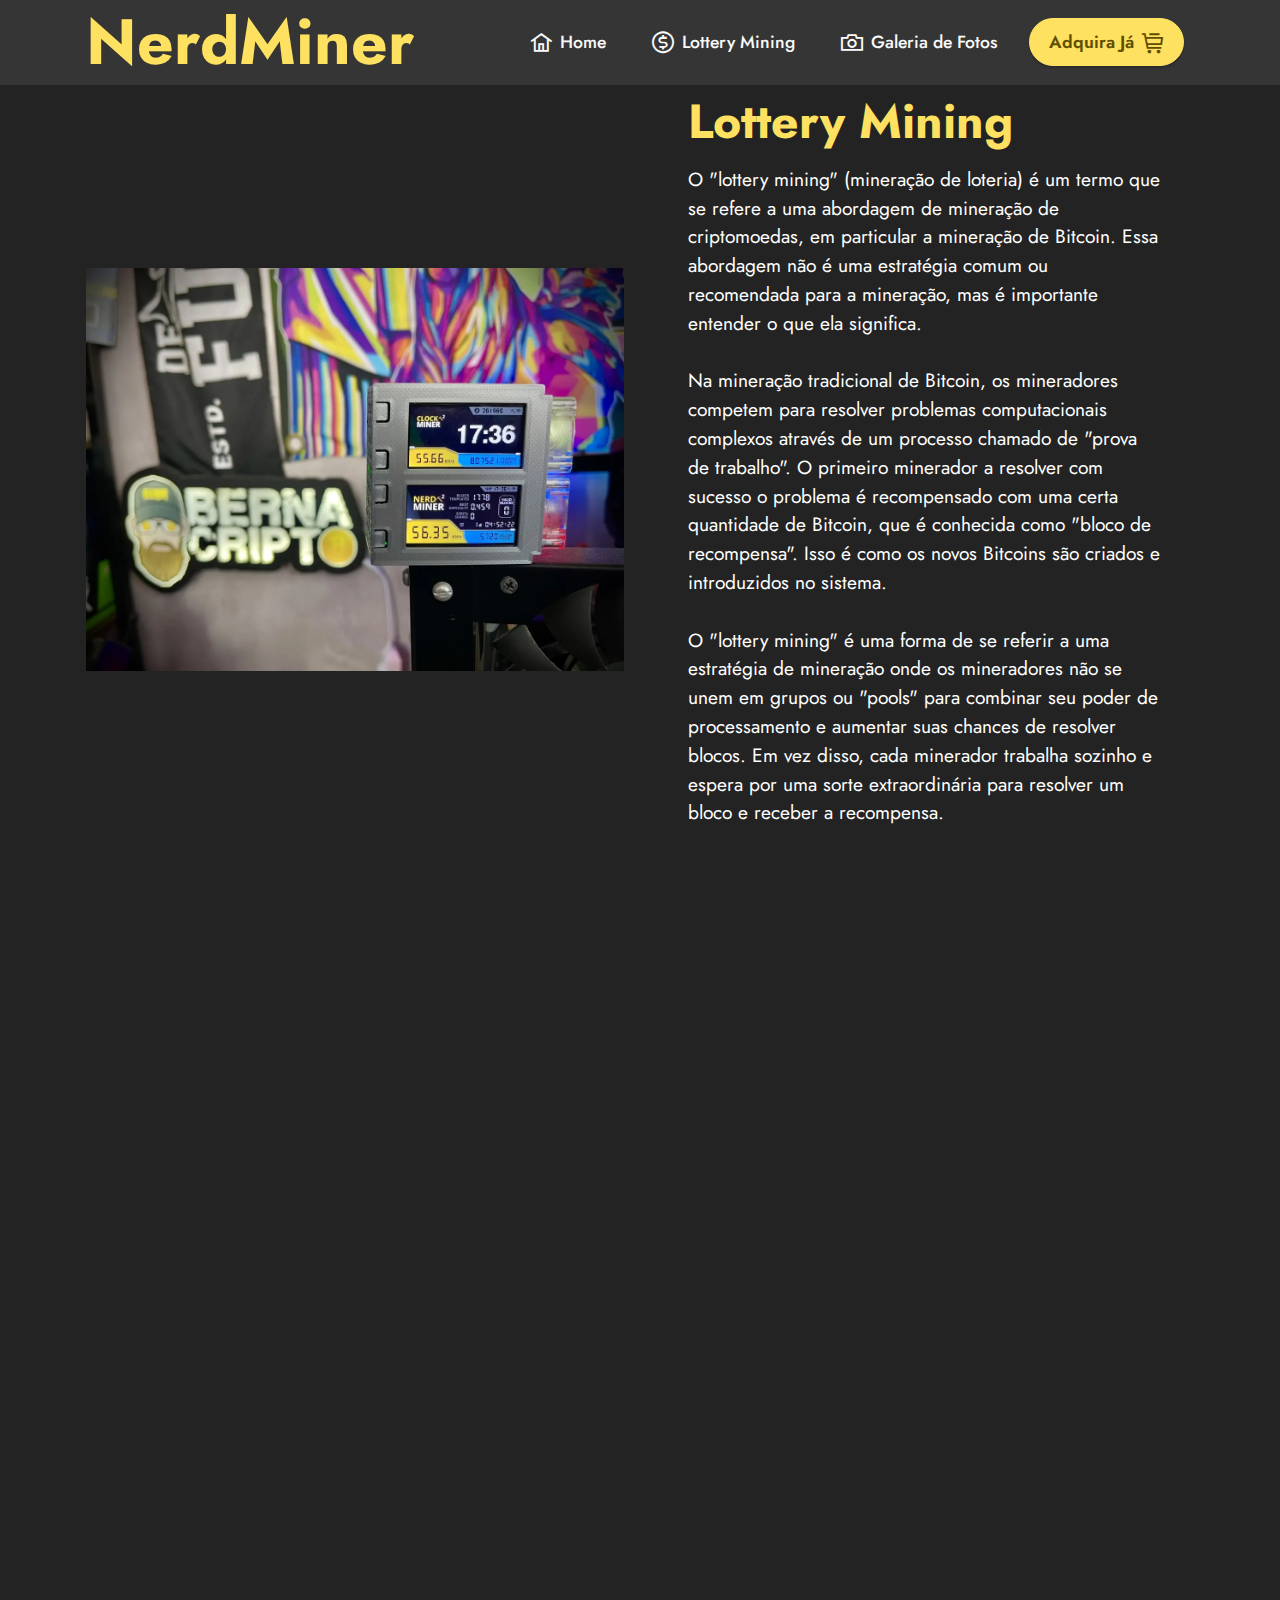
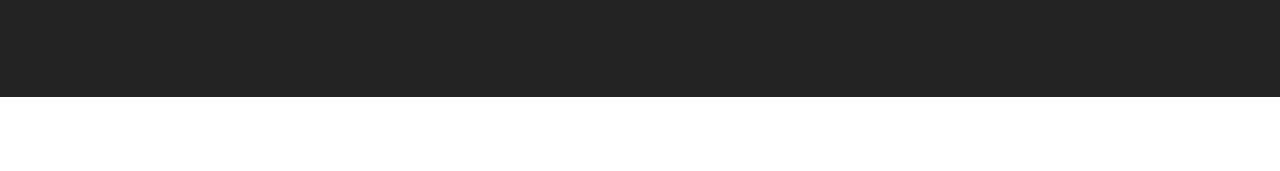
<file: lottery-mining.html>
<!DOCTYPE html>
<html  >
<head>
  
  <meta charset="UTF-8">
  <meta http-equiv="X-UA-Compatible" content="IE=edge">
  
  <meta name="twitter:card" content="summary_large_image"/>
  <meta name="twitter:image:src" content="assets/images/lottery-mining-meta.jpg">
  <meta property="og:image" content="assets/images/lottery-mining-meta.jpg">
  <meta name="twitter:title" content="NerdMiner - Lottery Mining">
  <meta name="viewport" content="width=device-width, initial-scale=1, minimum-scale=1">
  <link rel="shortcut icon" href="assets/images/img-2644-128x70-1.png" type="image/x-icon">
  <meta name="description" content="">
  
  
  <title>NerdMiner - Lottery Mining</title>
  <link rel="stylesheet" href="assets/web/assets/mobirise-icons2/mobirise2.css">
  <link rel="stylesheet" href="assets/bootstrap/css/bootstrap.min.css">
  <link rel="stylesheet" href="assets/bootstrap/css/bootstrap-grid.min.css">
  <link rel="stylesheet" href="assets/bootstrap/css/bootstrap-reboot.min.css">
  <link rel="stylesheet" href="assets/web/assets/gdpr-plugin/gdpr-styles.css">
  <link rel="stylesheet" href="assets/animatecss/animate.css">
  <link rel="stylesheet" href="assets/dropdown/css/style.css">
  <link rel="stylesheet" href="assets/socicon/css/styles.css">
  <link rel="stylesheet" href="assets/theme/css/style.css">
  <link rel="preload" href="https://fonts.googleapis.com/css?family=Jost:100,200,300,400,500,600,700,800,900,100i,200i,300i,400i,500i,600i,700i,800i,900i&display=swap" as="style" onload="this.onload=null;this.rel='stylesheet'">
  <noscript><link rel="stylesheet" href="https://fonts.googleapis.com/css?family=Jost:100,200,300,400,500,600,700,800,900,100i,200i,300i,400i,500i,600i,700i,800i,900i&display=swap"></noscript>
  <link rel="preload" as="style" href="assets/mobirise/css/mbr-additional.css"><link rel="stylesheet" href="assets/mobirise/css/mbr-additional.css" type="text/css">

  
  
  
</head>
<body>

<!-- Analytics -->

<!-- Google tag (gtag.js) -->
<script async src="https://www.googletagmanager.com/gtag/js?id=G-MMSQK03ZPV"></script>
<script>
  window.dataLayer = window.dataLayer || [];
  function gtag(){dataLayer.push(arguments);}
  gtag('js', new Date());

  gtag('config', 'G-MMSQK03ZPV');
</script>

<!-- /Analytics -->


  
  <section data-bs-version="5.1" class="menu menu2 cid-tPLWhLKkaK" once="menu" id="menu2-5">
    
    <nav class="navbar navbar-dropdown navbar-expand-lg">
        <div class="container">
            <div class="navbar-brand">
                
                <span class="navbar-caption-wrap"><a class="navbar-caption text-warning text-primary display-1" href="index.html">NerdMiner</a></span>
            </div>
            <button class="navbar-toggler" type="button" data-toggle="collapse" data-bs-toggle="collapse" data-target="#navbarSupportedContent" data-bs-target="#navbarSupportedContent" aria-controls="navbarNavAltMarkup" aria-expanded="false" aria-label="Toggle navigation">
                <div class="hamburger">
                    <span></span>
                    <span></span>
                    <span></span>
                    <span></span>
                </div>
            </button>
            <div class="collapse navbar-collapse" id="navbarSupportedContent">
                <ul class="navbar-nav nav-dropdown" data-app-modern-menu="true"><li class="nav-item"><a class="nav-link link text-white text-primary display-4" href="index.html"><span class="mobi-mbri mobi-mbri-home mbr-iconfont mbr-iconfont-btn"></span>Home</a></li>
                    <li class="nav-item"><a class="nav-link link text-white text-primary display-4" href="lottery-mining.html"><span class="mobi-mbri mobi-mbri-cash mbr-iconfont mbr-iconfont-btn"></span>Lottery Mining</a></li><li class="nav-item"><a class="nav-link link text-white text-primary display-4" href="fotos.html"><span class="mobi-mbri mobi-mbri-camera mbr-iconfont mbr-iconfont-btn"></span>Galeria de Fotos</a></li></ul>
                
                <div class="navbar-buttons mbr-section-btn"><a class="btn btn-warning display-4" href="loja.html"><span class="mobi-mbri mobi-mbri-cart-full mbr-iconfont mbr-iconfont-btn"></span>Adquira Já</a></div>
            </div>
        </div>
    </nav>
</section>

<section data-bs-version="5.1" class="header14 cid-sFzz5E692j" id="header14-1j">

    

    

    <div class="container">
        <div class="row justify-content-center align-items-center">
            <div class="col-12 col-md-6 image-wrapper">
                <img src="assets/images/img-2643-1256x942.webp" alt="">
            </div>
            <div class="col-12 col-md">
                <div class="text-wrapper">
                    <h1 class="mbr-section-title mbr-fonts-style mb-3 display-2">
                        <strong>Lottery Mining</strong></h1>
                    <p class="mbr-text mbr-fonts-style display-7">O "lottery mining" (mineração de loteria) é um termo que se refere a uma abordagem de mineração de criptomoedas, em particular a mineração de Bitcoin. Essa abordagem não é uma estratégia comum ou recomendada para a mineração, mas é importante entender o que ela significa.
<br>
<br>Na mineração tradicional de Bitcoin, os mineradores competem para resolver problemas computacionais complexos através de um processo chamado de "prova de trabalho". O primeiro minerador a resolver com sucesso o problema é recompensado com uma certa quantidade de Bitcoin, que é conhecida como "bloco de recompensa". Isso é como os novos Bitcoins são criados e introduzidos no sistema.
<br>
<br>O "lottery mining" é uma forma de se referir a uma estratégia de mineração onde os mineradores não se unem em grupos ou "pools" para combinar seu poder de processamento e aumentar suas chances de resolver blocos. Em vez disso, cada minerador trabalha sozinho e espera por uma sorte extraordinária para resolver um bloco e receber a recompensa.<br></p>
                    
                </div>
            </div>
        </div>
    </div>
</section>

<section data-bs-version="5.1" class="header14 cid-tPLR9Rs5Qe" id="header14-3">

    

    

    <div class="container">
        <div class="row justify-content-center align-items-center">
            <div class="col-12 col-md-6 image-wrapper">
                <img src="assets/images/megasena-1048x697.webp" alt="">
            </div>
            <div class="col-12 col-md">
                <div class="text-wrapper">
                    <h1 class="mbr-section-title mbr-fonts-style mb-3 display-2"></h1>
                    <p class="mbr-text mbr-fonts-style display-7">Esta abordagem é chamada de "loteria" porque a probabilidade de um único minerador resolver um bloco sozinho é extremamente baixa, semelhante a ganhar na loteria. <br>A título de comparação, é 120 vezes mais fácil você ganhar sozinho na Mega-Sena, que a dificuldade já é de 1 pra 50 milhões, do que você quebrar um bloco com o NerdMiner.<br>A mineração individual, sem a participação em pools de mineração, é geralmente desencorajada devido à imprevisibilidade do processo e ao tempo e recursos computacionais necessários.
<br>
<br>A grande maioria dos mineradores de Bitcoin hoje se une a pools de mineração, onde eles combinam seu poder de processamento com outros mineradores para aumentar a probabilidade de ganhar recompensas de forma mais consistente. Dessa forma, eles recebem uma parcela proporcional das recompensas dos blocos resolvidos pelo pool.
<br>
<br>Em resumo, o "lottery mining" é uma estratégia rara e arriscada de mineração de Bitcoin, onde os mineradores individuais tentam ganhar recompensas resolvendo blocos sozinhos, mas a probabilidade de sucesso é muito baixa. A maioria dos mineradores opta por se unir a pools de mineração para obter recompensas de forma mais previsível e consistente.<br></p>
                    
                </div>
            </div>
        </div>
    </div>
</section>

<section data-bs-version="5.1" class="footer3 cid-sFCygHrmNf mbr-reveal" once="footers" id="footer3-24">

    

    

    <div class="container">
        <div class="row align-center mbr-white">
            <div class="row row-links">
                <ul class="foot-menu">
                    
                    
                    
                    
                    
                <li class="foot-menu-item mbr-fonts-style display-7"><a href="index.html" class="text-white text-primary">Home</a></li><li class="foot-menu-item mbr-fonts-style display-7">Lottery Mining</li><li class="foot-menu-item mbr-fonts-style display-7"><a href="loja.html" class="text-primary">Adquira</a></li></ul>
            </div>
            
            <div class="row row-copirayt">
                <p class="mbr-text mb-0 mbr-fonts-style mbr-white align-center display-7">
                    © Copyright 2023. All Rights Reserved.
                </p>
            </div>
        </div>
    </div>
</section>


<script src="assets/bootstrap/js/bootstrap.bundle.min.js"></script>
  <script src="assets/smoothscroll/smooth-scroll.js"></script>
  <script src="assets/ytplayer/index.js"></script>
  <script src="assets/dropdown/js/navbar-dropdown.js"></script>
  <script src="assets/theme/js/script.js"></script>
  
  
  
 <div id="scrollToTop" class="scrollToTop mbr-arrow-up"><a style="text-align: center;"><i class="mbr-arrow-up-icon mbr-arrow-up-icon-cm cm-icon cm-icon-smallarrow-up"></i></a></div>
    <input name="animation" type="hidden">
  </body>
</html>
</file>
<file: assets/web/assets/mobirise-icons2/mobirise2.css>
@font-face {
  font-family: 'Moririse2';
  font-display: swap;
  src:  url('mobirise2.eot?f2bix4');
  src:  url('mobirise2.eot?f2bix4#iefix') format('embedded-opentype'),
    url('mobirise2.ttf?f2bix4') format('truetype'),
    url('mobirise2.woff?f2bix4') format('woff'),
    url('mobirise2.svg?f2bix4#mobirise2') format('svg');
  font-weight: normal;
  font-style: normal;
}

[class^="mobi-"], [class*=" mobi-"] {
  /* use !important to prevent issues with browser extensions that change fonts */
  font-family: 'Moririse2' !important;
  speak: none;
  font-style: normal;
  font-weight: normal;
  font-variant: normal;
  text-transform: none;
  line-height: 1;

  /* Better Font Rendering =========== */
  -webkit-font-smoothing: antialiased;
  -moz-osx-font-smoothing: grayscale;
}

.mobi-mbri-add-submenu:before {
  content: "\e900";
}
.mobi-mbri-alert:before {
  content: "\e901";
}
.mobi-mbri-align-center:before {
  content: "\e902";
}
.mobi-mbri-align-justify:before {
  content: "\e903";
}
.mobi-mbri-align-left:before {
  content: "\e904";
}
.mobi-mbri-align-right:before {
  content: "\e905";
}
.mobi-mbri-android:before {
  content: "\e906";
}
.mobi-mbri-apple:before {
  content: "\e907";
}
.mobi-mbri-arrow-down:before {
  content: "\e908";
}
.mobi-mbri-arrow-next:before {
  content: "\e909";
}
.mobi-mbri-arrow-prev:before {
  content: "\e90a";
}
.mobi-mbri-arrow-up:before {
  content: "\e90b";
}
.mobi-mbri-bold:before {
  content: "\e90c";
}
.mobi-mbri-bookmark:before {
  content: "\e90d";
}
.mobi-mbri-bootstrap:before {
  content: "\e90e";
}
.mobi-mbri-briefcase:before {
  content: "\e90f";
}
.mobi-mbri-browse:before {
  content: "\e910";
}
.mobi-mbri-bulleted-list:before {
  content: "\e911";
}
.mobi-mbri-calendar:before {
  content: "\e912";
}
.mobi-mbri-camera:before {
  content: "\e913";
}
.mobi-mbri-cart-add:before {
  content: "\e914";
}
.mobi-mbri-cart-full:before {
  content: "\e915";
}
.mobi-mbri-cash:before {
  content: "\e916";
}
.mobi-mbri-change-style:before {
  content: "\e917";
}
.mobi-mbri-chat:before {
  content: "\e918";
}
.mobi-mbri-clock:before {
  content: "\e919";
}
.mobi-mbri-close:before {
  content: "\e91a";
}
.mobi-mbri-cloud:before {
  content: "\e91b";
}
.mobi-mbri-code:before {
  content: "\e91c";
}
.mobi-mbri-contact-form:before {
  content: "\e91d";
}
.mobi-mbri-credit-card:before {
  content: "\e91e";
}
.mobi-mbri-cursor-click:before {
  content: "\e91f";
}
.mobi-mbri-cust-feedback:before {
  content: "\e920";
}
.mobi-mbri-database:before {
  content: "\e921";
}
.mobi-mbri-delivery:before {
  content: "\e922";
}
.mobi-mbri-desktop:before {
  content: "\e923";
}
.mobi-mbri-devices:before {
  content: "\e924";
}
.mobi-mbri-down:before {
  content: "\e925";
}
.mobi-mbri-download-2:before {
  content: "\e926";
}
.mobi-mbri-download:before {
  content: "\e927";
}
.mobi-mbri-drag-n-drop-2:before {
  content: "\e928";
}
.mobi-mbri-drag-n-drop:before {
  content: "\e929";
}
.mobi-mbri-edit-2:before {
  content: "\e92a";
}
.mobi-mbri-edit:before {
  content: "\e92b";
}
.mobi-mbri-error:before {
  content: "\e92c";
}
.mobi-mbri-extension:before {
  content: "\e92d";
}
.mobi-mbri-features:before {
  content: "\e92e";
}
.mobi-mbri-file:before {
  content: "\e92f";
}
.mobi-mbri-flag:before {
  content: "\e930";
}
.mobi-mbri-folder:before {
  content: "\e931";
}
.mobi-mbri-gift:before {
  content: "\e932";
}
.mobi-mbri-github:before {
  content: "\e933";
}
.mobi-mbri-globe-2:before {
  content: "\e934";
}
.mobi-mbri-globe:before {
  content: "\e935";
}
.mobi-mbri-growing-chart:before {
  content: "\e936";
}
.mobi-mbri-hearth:before {
  content: "\e937";
}
.mobi-mbri-help:before {
  content: "\e938";
}
.mobi-mbri-home:before {
  content: "\e939";
}
.mobi-mbri-hot-cup:before {
  content: "\e93a";
}
.mobi-mbri-idea:before {
  content: "\e93b";
}
.mobi-mbri-image-gallery:before {
  content: "\e93c";
}
.mobi-mbri-image-slider:before {
  content: "\e93d";
}
.mobi-mbri-info:before {
  content: "\e93e";
}
.mobi-mbri-italic:before {
  content: "\e93f";
}
.mobi-mbri-key:before {
  content: "\e940";
}
.mobi-mbri-laptop:before {
  content: "\e941";
}
.mobi-mbri-layers:before {
  content: "\e942";
}
.mobi-mbri-left-right:before {
  content: "\e943";
}
.mobi-mbri-left:before {
  content: "\e944";
}
.mobi-mbri-letter:before {
  content: "\e945";
}
.mobi-mbri-like:before {
  content: "\e946";
}
.mobi-mbri-link:before {
  content: "\e947";
}
.mobi-mbri-lock:before {
  content: "\e948";
}
.mobi-mbri-login:before {
  content: "\e949";
}
.mobi-mbri-logout:before {
  content: "\e94a";
}
.mobi-mbri-magic-stick:before {
  content: "\e94b";
}
.mobi-mbri-map-pin:before {
  content: "\e94c";
}
.mobi-mbri-menu:before {
  content: "\e94d";
}
.mobi-mbri-mobile-2:before {
  content: "\e94e";
}
.mobi-mbri-mobile-horizontal:before {
  content: "\e94f";
}
.mobi-mbri-mobile:before {
  content: "\e950";
}
.mobi-mbri-mobirise:before {
  content: "\e951";
}
.mobi-mbri-more-horizontal:before {
  content: "\e952";
}
.mobi-mbri-more-vertical:before {
  content: "\e953";
}
.mobi-mbri-music:before {
  content: "\e954";
}
.mobi-mbri-new-file:before {
  content: "\e955";
}
.mobi-mbri-numbered-list:before {
  content: "\e956";
}
.mobi-mbri-opened-folder:before {
  content: "\e957";
}
.mobi-mbri-pages:before {
  content: "\e958";
}
.mobi-mbri-paper-plane:before {
  content: "\e959";
}
.mobi-mbri-paperclip:before {
  content: "\e95a";
}
.mobi-mbri-phone:before {
  content: "\e95b";
}
.mobi-mbri-photo:before {
  content: "\e95c";
}
.mobi-mbri-photos:before {
  content: "\e95d";
}
.mobi-mbri-pin:before {
  content: "\e95e";
}
.mobi-mbri-play:before {
  content: "\e95f";
}
.mobi-mbri-plus:before {
  content: "\e960";
}
.mobi-mbri-preview:before {
  content: "\e961";
}
.mobi-mbri-print:before {
  content: "\e962";
}
.mobi-mbri-protect:before {
  content: "\e963";
}
.mobi-mbri-question:before {
  content: "\e964";
}
.mobi-mbri-quote-left:before {
  content: "\e965";
}
.mobi-mbri-quote-right:before {
  content: "\e966";
}
.mobi-mbri-redo:before {
  content: "\e967";
}
.mobi-mbri-refresh:before {
  content: "\e968";
}
.mobi-mbri-responsive-2:before {
  content: "\e969";
}
.mobi-mbri-responsive:before {
  content: "\e96a";
}
.mobi-mbri-right:before {
  content: "\e96b";
}
.mobi-mbri-rocket:before {
  content: "\e96c";
}
.mobi-mbri-sad-face:before {
  content: "\e96d";
}
.mobi-mbri-sale:before {
  content: "\e96e";
}
.mobi-mbri-save:before {
  content: "\e96f";
}
.mobi-mbri-search:before {
  content: "\e970";
}
.mobi-mbri-setting-2:before {
  content: "\e971";
}
.mobi-mbri-setting-3:before {
  content: "\e972";
}
.mobi-mbri-setting:before {
  content: "\e973";
}
.mobi-mbri-share:before {
  content: "\e974";
}
.mobi-mbri-shopping-bag:before {
  content: "\e975";
}
.mobi-mbri-shopping-basket:before {
  content: "\e976";
}
.mobi-mbri-shopping-cart:before {
  content: "\e977";
}
.mobi-mbri-sites:before {
  content: "\e978";
}
.mobi-mbri-smile-face:before {
  content: "\e979";
}
.mobi-mbri-speed:before {
  content: "\e97a";
}
.mobi-mbri-star:before {
  content: "\e97b";
}
.mobi-mbri-success:before {
  content: "\e97c";
}
.mobi-mbri-sun:before {
  content: "\e97d";
}
.mobi-mbri-sun2:before {
  content: "\e97e";
}
.mobi-mbri-tablet-vertical:before {
  content: "\e97f";
}
.mobi-mbri-tablet:before {
  content: "\e980";
}
.mobi-mbri-target:before {
  content: "\e981";
}
.mobi-mbri-timer:before {
  content: "\e982";
}
.mobi-mbri-to-ftp:before {
  content: "\e983";
}
.mobi-mbri-to-local-drive:before {
  content: "\e984";
}
.mobi-mbri-touch-swipe:before {
  content: "\e985";
}
.mobi-mbri-touch:before {
  content: "\e986";
}
.mobi-mbri-trash:before {
  content: "\e987";
}
.mobi-mbri-underline:before {
  content: "\e988";
}
.mobi-mbri-undo:before {
  content: "\e989";
}
.mobi-mbri-unlink:before {
  content: "\e98a";
}
.mobi-mbri-unlock:before {
  content: "\e98b";
}
.mobi-mbri-up-down:before {
  content: "\e98c";
}
.mobi-mbri-up:before {
  content: "\e98d";
}
.mobi-mbri-update:before {
  content: "\e98e";
}
.mobi-mbri-upload-2:before {
  content: "\e98f";
}
.mobi-mbri-upload:before {
  content: "\e990";
}
.mobi-mbri-user-2:before {
  content: "\e991";
}
.mobi-mbri-user:before {
  content: "\e992";
}
.mobi-mbri-users:before {
  content: "\e993";
}
.mobi-mbri-video-play:before {
  content: "\e994";
}
.mobi-mbri-video:before {
  content: "\e995";
}
.mobi-mbri-watch:before {
  content: "\e996";
}
.mobi-mbri-website-theme-2:before {
  content: "\e997";
}
.mobi-mbri-website-theme:before {
  content: "\e998";
}
.mobi-mbri-wifi:before {
  content: "\e999";
}
.mobi-mbri-windows:before {
  content: "\e99a";
}
.mobi-mbri-zoom-in:before {
  content: "\e99b";
}
.mobi-mbri-zoom-out:before {
  content: "\e99c";
}
</file>
<file: assets/web/assets/gdpr-plugin/gdpr-styles.css>
.gdpr-block {
    padding: 10px;
    font-size: 14px;
    display: block;
    width: 100%;
    text-align: center;
}
.gdpr-block.covert {
	display: none;
}
.textGDPR {
    position: relative;
}
.gdpr-block label span.textGDPR input[name='gdpr']{
    width: 15px;
    height: 15px;
    margin: 0;
    position: absolute;
    top: 3px;
    left: -20px;
}
.gdpr-block label {
    color: #a7a7a7;
    vertical-align: middle;
    user-select: none;
    margin-bottom: 0;
}
</file>
<file: assets/dropdown/css/style.css>
.navbar-dropdown {
  left: 0;
  padding: 0;
  position: absolute;
  right: 0;
  top: 0;
  transition: all 0.45s ease;
  z-index: 1030;
  background: #282828; }
  .navbar-dropdown .navbar-logo {
    margin-right: 0.8rem;
    transition: margin 0.3s ease-in-out;
    vertical-align: middle; }
    .navbar-dropdown .navbar-logo img {
      height: 3.125rem;
      transition: all 0.3s ease-in-out; }
    .navbar-dropdown .navbar-logo.mbr-iconfont {
      font-size: 3.125rem;
      line-height: 3.125rem; }
  .navbar-dropdown .navbar-caption {
    font-weight: 700;
    white-space: normal;
    vertical-align: -4px;
    line-height: 3.125rem !important; }
    .navbar-dropdown .navbar-caption, .navbar-dropdown .navbar-caption:hover {
      color: inherit;
      text-decoration: none; }
  .navbar-dropdown .mbr-iconfont + .navbar-caption {
    vertical-align: -1px; }
  .navbar-dropdown.navbar-fixed-top {
    position: fixed; }
  .navbar-dropdown .navbar-brand span {
    vertical-align: -4px; }
  .navbar-dropdown.bg-color.transparent {
    background: none; }
  .navbar-dropdown.navbar-short .navbar-brand {
    padding: 0.625rem 0; }
    .navbar-dropdown.navbar-short .navbar-brand span {
      vertical-align: -1px; }
  .navbar-dropdown.navbar-short .navbar-caption {
    line-height: 2.375rem !important;
    vertical-align: -2px; }
  .navbar-dropdown.navbar-short .navbar-logo {
    margin-right: 0.5rem; }
    .navbar-dropdown.navbar-short .navbar-logo img {
      height: 2.375rem; }
    .navbar-dropdown.navbar-short .navbar-logo.mbr-iconfont {
      font-size: 2.375rem;
      line-height: 2.375rem; }
  .navbar-dropdown.navbar-short .mbr-table-cell {
    height: 3.625rem; }
  .navbar-dropdown .navbar-close {
    left: 0.6875rem;
    position: fixed;
    top: 0.75rem;
    z-index: 1000; }
  .navbar-dropdown .hamburger-icon {
    content: "";
    display: inline-block;
    vertical-align: middle;
    width: 16px;
    -webkit-box-shadow: 0 -6px 0 1px #282828,0 0 0 1px #282828,0 6px 0 1px #282828;
    -moz-box-shadow: 0 -6px 0 1px #282828,0 0 0 1px #282828,0 6px 0 1px #282828;
    box-shadow: 0 -6px 0 1px #282828,0 0 0 1px #282828,0 6px 0 1px #282828; }

.dropdown-menu .dropdown-toggle[data-toggle="dropdown-submenu"]::after {
  border-bottom: 0.35em solid transparent;
  border-left: 0.35em solid;
  border-right: 0;
  border-top: 0.35em solid transparent;
  margin-left: 0.3rem; }

.dropdown-menu .dropdown-item:focus {
  outline: 0; }

.nav-dropdown {
  font-size: 0.75rem;
  font-weight: 500;
  height: auto !important; }
  .nav-dropdown .nav-btn {
    padding-left: 1rem; }
  .nav-dropdown .link {
    margin: .667em 1.667em;
    font-weight: 500;
    padding: 0;
    transition: color .2s ease-in-out; }
    .nav-dropdown .link.dropdown-toggle {
      margin-right: 2.583em; }
      .nav-dropdown .link.dropdown-toggle::after {
        margin-left: .25rem;
        border-top: 0.35em solid;
        border-right: 0.35em solid transparent;
        border-left: 0.35em solid transparent;
        border-bottom: 0; }
      .nav-dropdown .link.dropdown-toggle[aria-expanded="true"] {
        margin: 0;
        padding: 0.667em 3.263em  0.667em 1.667em; }
  .nav-dropdown .link::after,
  .nav-dropdown .dropdown-item::after {
    color: inherit; }
  .nav-dropdown .btn {
    font-size: 0.75rem;
    font-weight: 700;
    letter-spacing: 0;
    margin-bottom: 0;
    padding-left: 1.25rem;
    padding-right: 1.25rem; }
  .nav-dropdown .dropdown-menu {
    border-radius: 0;
    border: 0;
    left: 0;
    margin: 0;
    padding-bottom: 1.25rem;
    padding-top: 1.25rem;
    position: relative; }
  .nav-dropdown .dropdown-submenu {
    margin-left: 0.125rem;
    top: 0; }
  .nav-dropdown .dropdown-item {
    font-weight: 500;
    line-height: 2;
    padding: 0.3846em 4.615em 0.3846em 1.5385em;
    position: relative;
    transition: color .2s ease-in-out, background-color .2s ease-in-out; }
    .nav-dropdown .dropdown-item::after {
      margin-top: -0.3077em;
      position: absolute;
      right: 1.1538em;
      top: 50%; }
    .nav-dropdown .dropdown-item:focus, .nav-dropdown .dropdown-item:hover {
      background: none; }

@media (max-width: 767px) {
  .nav-dropdown.navbar-toggleable-sm {
    bottom: 0;
    display: none;
    left: 0;
    overflow-x: hidden;
    position: fixed;
    top: 0;
    transform: translateX(-100%);
    -ms-transform: translateX(-100%);
    -webkit-transform: translateX(-100%);
    width: 18.75rem;
    z-index: 999; } }
.nav-dropdown.navbar-toggleable-xl {
  bottom: 0;
  display: none;
  left: 0;
  overflow-x: hidden;
  position: fixed;
  top: 0;
  transform: translateX(-100%);
  -ms-transform: translateX(-100%);
  -webkit-transform: translateX(-100%);
  width: 18.75rem;
  z-index: 999; }

.nav-dropdown-sm {
  display: block !important;
  overflow-x: hidden;
  overflow: auto;
  padding-top: 3.875rem; }
  .nav-dropdown-sm::after {
    content: "";
    display: block;
    height: 3rem;
    width: 100%; }
  .nav-dropdown-sm.collapse.in ~ .navbar-close {
    display: block !important; }
  .nav-dropdown-sm.collapsing, .nav-dropdown-sm.collapse.in {
    transform: translateX(0);
    -ms-transform: translateX(0);
    -webkit-transform: translateX(0);
    transition: all 0.25s ease-out;
    -webkit-transition: all 0.25s ease-out;
    background: #282828; }
  .nav-dropdown-sm.collapsing[aria-expanded="false"] {
    transform: translateX(-100%);
    -ms-transform: translateX(-100%);
    -webkit-transform: translateX(-100%); }
  .nav-dropdown-sm .nav-item {
    display: block;
    margin-left: 0 !important;
    padding-left: 0; }
  .nav-dropdown-sm .link,
  .nav-dropdown-sm .dropdown-item {
    border-top: 1px dotted rgba(255, 255, 255, 0.1);
    font-size: 0.8125rem;
    line-height: 1.6;
    margin: 0 !important;
    padding: 0.875rem 2.4rem 0.875rem 1.5625rem !important;
    position: relative;
    white-space: normal; }
    .nav-dropdown-sm .link:focus, .nav-dropdown-sm .link:hover,
    .nav-dropdown-sm .dropdown-item:focus,
    .nav-dropdown-sm .dropdown-item:hover {
      background: rgba(0, 0, 0, 0.2) !important;
      color: #c0a375; }
  .nav-dropdown-sm .nav-btn {
    position: relative;
    padding: 1.5625rem 1.5625rem 0 1.5625rem; }
    .nav-dropdown-sm .nav-btn::before {
      border-top: 1px dotted rgba(255, 255, 255, 0.1);
      content: "";
      left: 0;
      position: absolute;
      top: 0;
      width: 100%; }
    .nav-dropdown-sm .nav-btn + .nav-btn {
      padding-top: 0.625rem; }
      .nav-dropdown-sm .nav-btn + .nav-btn::before {
        display: none; }
  .nav-dropdown-sm .btn {
    padding: 0.625rem 0; }
  .nav-dropdown-sm .dropdown-toggle[data-toggle="dropdown-submenu"]::after {
    margin-left: .25rem;
    border-top: 0.35em solid;
    border-right: 0.35em solid transparent;
    border-left: 0.35em solid transparent;
    border-bottom: 0; }
  .nav-dropdown-sm .dropdown-toggle[data-toggle="dropdown-submenu"][aria-expanded="true"]::after {
    border-top: 0;
    border-right: 0.35em solid transparent;
    border-left: 0.35em solid transparent;
    border-bottom: 0.35em solid; }
  .nav-dropdown-sm .dropdown-menu {
    margin: 0;
    padding: 0;
    position: relative;
    top: 0;
    left: 0;
    width: 100%;
    border: 0;
    float: none;
    border-radius: 0;
    background: none; }
  .nav-dropdown-sm .dropdown-submenu {
    left: 100%;
    margin-left: 0.125rem;
    margin-top: -1.25rem;
    top: 0; }

.navbar-toggleable-sm .nav-dropdown .dropdown-menu {
  position: absolute; }

.navbar-toggleable-sm .nav-dropdown .dropdown-submenu {
  left: 100%;
  margin-left: 0.125rem;
  margin-top: -1.25rem;
  top: 0; }

.navbar-toggleable-sm.opened .nav-dropdown .dropdown-menu {
  position: relative; }

.navbar-toggleable-sm.opened .nav-dropdown .dropdown-submenu {
  left: 0;
  margin-left: 00rem;
  margin-top: 0rem;
  top: 0; }

.is-builder .nav-dropdown.collapsing {
  transition: none !important; }
</file>
<file: assets/socicon/css/styles.css>
@charset "UTF-8";

@font-face {
  font-family: 'Socicon';
  src:  url('../fonts/socicon.eot');
  src:  url('../fonts/socicon.eot?#iefix') format('embedded-opentype'),
    url('../fonts/socicon.woff2') format('woff2'),
    url('../fonts/socicon.ttf') format('truetype'),
    url('../fonts/socicon.woff') format('woff'),
    url('../fonts/socicon.svg#socicon') format('svg');
  font-weight: normal;
  font-style: normal;
  font-display: swap;
}

[data-icon]:before {
  font-family: "socicon" !important;
  content: attr(data-icon);
  font-style: normal !important;
  font-weight: normal !important;
  font-variant: normal !important;
  text-transform: none !important;
  speak: none;
  line-height: 1;
  -webkit-font-smoothing: antialiased;
  -moz-osx-font-smoothing: grayscale;
}

[class^="socicon-"], [class*=" socicon-"] {
  /* use !important to prevent issues with browser extensions that change fonts */
  font-family: 'Socicon' !important;
  speak: none;
  font-style: normal;
  font-weight: normal;
  font-variant: normal;
  text-transform: none;
  line-height: 1;

  /* Better Font Rendering =========== */
  -webkit-font-smoothing: antialiased;
  -moz-osx-font-smoothing: grayscale;
}

.socicon-eitaa:before {
  content: "\e97c";
}
.socicon-soroush:before {
  content: "\e97d";
}
.socicon-bale:before {
  content: "\e97e";
}
.socicon-zazzle:before {
  content: "\e97b";
}
.socicon-society6:before {
  content: "\e97a";
}
.socicon-redbubble:before {
  content: "\e979";
}
.socicon-avvo:before {
  content: "\e978";
}
.socicon-stitcher:before {
  content: "\e977";
}
.socicon-googlehangouts:before {
  content: "\e974";
}
.socicon-dlive:before {
  content: "\e975";
}
.socicon-vsco:before {
  content: "\e976";
}
.socicon-flipboard:before {
  content: "\e973";
}
.socicon-ubuntu:before {
  content: "\e958";
}
.socicon-artstation:before {
  content: "\e959";
}
.socicon-invision:before {
  content: "\e95a";
}
.socicon-torial:before {
  content: "\e95b";
}
.socicon-collectorz:before {
  content: "\e95c";
}
.socicon-seenthis:before {
  content: "\e95d";
}
.socicon-googleplaymusic:before {
  content: "\e95e";
}
.socicon-debian:before {
  content: "\e95f";
}
.socicon-filmfreeway:before {
  content: "\e960";
}
.socicon-gnome:before {
  content: "\e961";
}
.socicon-itchio:before {
  content: "\e962";
}
.socicon-jamendo:before {
  content: "\e963";
}
.socicon-mix:before {
  content: "\e964";
}
.socicon-sharepoint:before {
  content: "\e965";
}
.socicon-tinder:before {
  content: "\e966";
}
.socicon-windguru:before {
  content: "\e967";
}
.socicon-cdbaby:before {
  content: "\e968";
}
.socicon-elementaryos:before {
  content: "\e969";
}
.socicon-stage32:before {
  content: "\e96a";
}
.socicon-tiktok:before {
  content: "\e96b";
}
.socicon-gitter:before {
  content: "\e96c";
}
.socicon-letterboxd:before {
  content: "\e96d";
}
.socicon-threema:before {
  content: "\e96e";
}
.socicon-splice:before {
  content: "\e96f";
}
.socicon-metapop:before {
  content: "\e970";
}
.socicon-naver:before {
  content: "\e971";
}
.socicon-remote:before {
  content: "\e972";
}
.socicon-internet:before {
  content: "\e957";
}
.socicon-moddb:before {
  content: "\e94b";
}
.socicon-indiedb:before {
  content: "\e94c";
}
.socicon-traxsource:before {
  content: "\e94d";
}
.socicon-gamefor:before {
  content: "\e94e";
}
.socicon-pixiv:before {
  content: "\e94f";
}
.socicon-myanimelist:before {
  content: "\e950";
}
.socicon-blackberry:before {
  content: "\e951";
}
.socicon-wickr:before {
  content: "\e952";
}
.socicon-spip:before {
  content: "\e953";
}
.socicon-napster:before {
  content: "\e954";
}
.socicon-beatport:before {
  content: "\e955";
}
.socicon-hackerone:before {
  content: "\e956";
}
.socicon-hackernews:before {
  content: "\e946";
}
.socicon-smashwords:before {
  content: "\e947";
}
.socicon-kobo:before {
  content: "\e948";
}
.socicon-bookbub:before {
  content: "\e949";
}
.socicon-mailru:before {
  content: "\e94a";
}
.socicon-gitlab:before {
  content: "\e945";
}
.socicon-instructables:before {
  content: "\e944";
}
.socicon-portfolio:before {
  content: "\e943";
}
.socicon-codered:before {
  content: "\e940";
}
.socicon-origin:before {
  content: "\e941";
}
.socicon-nextdoor:before {
  content: "\e942";
}
.socicon-udemy:before {
  content: "\e93f";
}
.socicon-livemaster:before {
  content: "\e93e";
}
.socicon-crunchbase:before {
  content: "\e93b";
}
.socicon-homefy:before {
  content: "\e93c";
}
.socicon-calendly:before {
  content: "\e93d";
}
.socicon-realtor:before {
  content: "\e90f";
}
.socicon-tidal:before {
  content: "\e910";
}
.socicon-qobuz:before {
  content: "\e911";
}
.socicon-natgeo:before {
  content: "\e912";
}
.socicon-mastodon:before {
  content: "\e913";
}
.socicon-unsplash:before {
  content: "\e914";
}
.socicon-homeadvisor:before {
  content: "\e915";
}
.socicon-angieslist:before {
  content: "\e916";
}
.socicon-codepen:before {
  content: "\e917";
}
.socicon-slack:before {
  content: "\e918";
}
.socicon-openaigym:before {
  content: "\e919";
}
.socicon-logmein:before {
  content: "\e91a";
}
.socicon-fiverr:before {
  content: "\e91b";
}
.socicon-gotomeeting:before {
  content: "\e91c";
}
.socicon-aliexpress:before {
  content: "\e91d";
}
.socicon-guru:before {
  content: "\e91e";
}
.socicon-appstore:before {
  content: "\e91f";
}
.socicon-homes:before {
  content: "\e920";
}
.socicon-zoom:before {
  content: "\e921";
}
.socicon-alibaba:before {
  content: "\e922";
}
.socicon-craigslist:before {
  content: "\e923";
}
.socicon-wix:before {
  content: "\e924";
}
.socicon-redfin:before {
  content: "\e925";
}
.socicon-googlecalendar:before {
  content: "\e926";
}
.socicon-shopify:before {
  content: "\e927";
}
.socicon-freelancer:before {
  content: "\e928";
}
.socicon-seedrs:before {
  content: "\e929";
}
.socicon-bing:before {
  content: "\e92a";
}
.socicon-doodle:before {
  content: "\e92b";
}
.socicon-bonanza:before {
  content: "\e92c";
}
.socicon-squarespace:before {
  content: "\e92d";
}
.socicon-toptal:before {
  content: "\e92e";
}
.socicon-gust:before {
  content: "\e92f";
}
.socicon-ask:before {
  content: "\e930";
}
.socicon-trulia:before {
  content: "\e931";
}
.socicon-loomly:before {
  content: "\e932";
}
.socicon-ghost:before {
  content: "\e933";
}
.socicon-upwork:before {
  content: "\e934";
}
.socicon-fundable:before {
  content: "\e935";
}
.socicon-booking:before {
  content: "\e936";
}
.socicon-googlemaps:before {
  content: "\e937";
}
.socicon-zillow:before {
  content: "\e938";
}
.socicon-niconico:before {
  content: "\e939";
}
.socicon-toneden:before {
  content: "\e93a";
}
.socicon-augment:before {
  content: "\e908";
}
.socicon-bitbucket:before {
  content: "\e909";
}
.socicon-fyuse:before {
  content: "\e90a";
}
.socicon-yt-gaming:before {
  content: "\e90b";
}
.socicon-sketchfab:before {
  content: "\e90c";
}
.socicon-mobcrush:before {
  content: "\e90d";
}
.socicon-microsoft:before {
  content: "\e90e";
}
.socicon-pandora:before {
  content: "\e907";
}
.socicon-messenger:before {
  content: "\e906";
}
.socicon-gamewisp:before {
  content: "\e905";
}
.socicon-bloglovin:before {
  content: "\e904";
}
.socicon-tunein:before {
  content: "\e903";
}
.socicon-gamejolt:before {
  content: "\e901";
}
.socicon-trello:before {
  content: "\e902";
}
.socicon-spreadshirt:before {
  content: "\e900";
}
.socicon-500px:before {
  content: "\e000";
}
.socicon-8tracks:before {
  content: "\e001";
}
.socicon-airbnb:before {
  content: "\e002";
}
.socicon-alliance:before {
  content: "\e003";
}
.socicon-amazon:before {
  content: "\e004";
}
.socicon-amplement:before {
  content: "\e005";
}
.socicon-android:before {
  content: "\e006";
}
.socicon-angellist:before {
  content: "\e007";
}
.socicon-apple:before {
  content: "\e008";
}
.socicon-appnet:before {
  content: "\e009";
}
.socicon-baidu:before {
  content: "\e00a";
}
.socicon-bandcamp:before {
  content: "\e00b";
}
.socicon-battlenet:before {
  content: "\e00c";
}
.socicon-mixer:before {
  content: "\e00d";
}
.socicon-bebee:before {
  content: "\e00e";
}
.socicon-bebo:before {
  content: "\e00f";
}
.socicon-behance:before {
  content: "\e010";
}
.socicon-blizzard:before {
  content: "\e011";
}
.socicon-blogger:before {
  content: "\e012";
}
.socicon-buffer:before {
  content: "\e013";
}
.socicon-chrome:before {
  content: "\e014";
}
.socicon-coderwall:before {
  content: "\e015";
}
.socicon-curse:before {
  content: "\e016";
}
.socicon-dailymotion:before {
  content: "\e017";
}
.socicon-deezer:before {
  content: "\e018";
}
.socicon-delicious:before {
  content: "\e019";
}
.socicon-deviantart:before {
  content: "\e01a";
}
.socicon-diablo:before {
  content: "\e01b";
}
.socicon-digg:before {
  content: "\e01c";
}
.socicon-discord:before {
  content: "\e01d";
}
.socicon-disqus:before {
  content: "\e01e";
}
.socicon-douban:before {
  content: "\e01f";
}
.socicon-draugiem:before {
  content: "\e020";
}
.socicon-dribbble:before {
  content: "\e021";
}
.socicon-drupal:before {
  content: "\e022";
}
.socicon-ebay:before {
  content: "\e023";
}
.socicon-ello:before {
  content: "\e024";
}
.socicon-endomodo:before {
  content: "\e025";
}
.socicon-envato:before {
  content: "\e026";
}
.socicon-etsy:before {
  content: "\e027";
}
.socicon-facebook:before {
  content: "\e028";
}
.socicon-feedburner:before {
  content: "\e029";
}
.socicon-filmweb:before {
  content: "\e02a";
}
.socicon-firefox:before {
  content: "\e02b";
}
.socicon-flattr:before {
  content: "\e02c";
}
.socicon-flickr:before {
  content: "\e02d";
}
.socicon-formulr:before {
  content: "\e02e";
}
.socicon-forrst:before {
  content: "\e02f";
}
.socicon-foursquare:before {
  content: "\e030";
}
.socicon-friendfeed:before {
  content: "\e031";
}
.socicon-github:before {
  content: "\e032";
}
.socicon-goodreads:before {
  content: "\e033";
}
.socicon-google:before {
  content: "\e034";
}
.socicon-googlescholar:before {
  content: "\e035";
}
.socicon-googlegroups:before {
  content: "\e036";
}
.socicon-googlephotos:before {
  content: "\e037";
}
.socicon-googleplus:before {
  content: "\e038";
}
.socicon-grooveshark:before {
  content: "\e039";
}
.socicon-hackerrank:before {
  content: "\e03a";
}
.socicon-hearthstone:before {
  content: "\e03b";
}
.socicon-hellocoton:before {
  content: "\e03c";
}
.socicon-heroes:before {
  content: "\e03d";
}
.socicon-smashcast:before {
  content: "\e03e";
}
.socicon-horde:before {
  content: "\e03f";
}
.socicon-houzz:before {
  content: "\e040";
}
.socicon-icq:before {
  content: "\e041";
}
.socicon-identica:before {
  content: "\e042";
}
.socicon-imdb:before {
  content: "\e043";
}
.socicon-instagram:before {
  content: "\e044";
}
.socicon-issuu:before {
  content: "\e045";
}
.socicon-istock:before {
  content: "\e046";
}
.socicon-itunes:before {
  content: "\e047";
}
.socicon-keybase:before {
  content: "\e048";
}
.socicon-lanyrd:before {
  content: "\e049";
}
.socicon-lastfm:before {
  content: "\e04a";
}
.socicon-line:before {
  content: "\e04b";
}
.socicon-linkedin:before {
  content: "\e04c";
}
.socicon-livejournal:before {
  content: "\e04d";
}
.socicon-lyft:before {
  content: "\e04e";
}
.socicon-macos:before {
  content: "\e04f";
}
.socicon-mail:before {
  content: "\e050";
}
.socicon-medium:before {
  content: "\e051";
}
.socicon-meetup:before {
  content: "\e052";
}
.socicon-mixcloud:before {
  content: "\e053";
}
.socicon-modelmayhem:before {
  content: "\e054";
}
.socicon-mumble:before {
  content: "\e055";
}
.socicon-myspace:before {
  content: "\e056";
}
.socicon-newsvine:before {
  content: "\e057";
}
.socicon-nintendo:before {
  content: "\e058";
}
.socicon-npm:before {
  content: "\e059";
}
.socicon-odnoklassniki:before {
  content: "\e05a";
}
.socicon-openid:before {
  content: "\e05b";
}
.socicon-opera:before {
  content: "\e05c";
}
.socicon-outlook:before {
  content: "\e05d";
}
.socicon-overwatch:before {
  content: "\e05e";
}
.socicon-patreon:before {
  content: "\e05f";
}
.socicon-paypal:before {
  content: "\e060";
}
.socicon-periscope:before {
  content: "\e061";
}
.socicon-persona:before {
  content: "\e062";
}
.socicon-pinterest:before {
  content: "\e063";
}
.socicon-play:before {
  content: "\e064";
}
.socicon-player:before {
  content: "\e065";
}
.socicon-playstation:before {
  content: "\e066";
}
.socicon-pocket:before {
  content: "\e067";
}
.socicon-qq:before {
  content: "\e068";
}
.socicon-quora:before {
  content: "\e069";
}
.socicon-raidcall:before {
  content: "\e06a";
}
.socicon-ravelry:before {
  content: "\e06b";
}
.socicon-reddit:before {
  content: "\e06c";
}
.socicon-renren:before {
  content: "\e06d";
}
.socicon-researchgate:before {
  content: "\e06e";
}
.socicon-residentadvisor:before {
  content: "\e06f";
}
.socicon-reverbnation:before {
  content: "\e070";
}
.socicon-rss:before {
  content: "\e071";
}
.socicon-sharethis:before {
  content: "\e072";
}
.socicon-skype:before {
  content: "\e073";
}
.socicon-slideshare:before {
  content: "\e074";
}
.socicon-smugmug:before {
  content: "\e075";
}
.socicon-snapchat:before {
  content: "\e076";
}
.socicon-songkick:before {
  content: "\e077";
}
.socicon-soundcloud:before {
  content: "\e078";
}
.socicon-spotify:before {
  content: "\e079";
}
.socicon-stackexchange:before {
  content: "\e07a";
}
.socicon-stackoverflow:before {
  content: "\e07b";
}
.socicon-starcraft:before {
  content: "\e07c";
}
.socicon-stayfriends:before {
  content: "\e07d";
}
.socicon-steam:before {
  content: "\e07e";
}
.socicon-storehouse:before {
  content: "\e07f";
}
.socicon-strava:before {
  content: "\e080";
}
.socicon-streamjar:before {
  content: "\e081";
}
.socicon-stumbleupon:before {
  content: "\e082";
}
.socicon-swarm:before {
  content: "\e083";
}
.socicon-teamspeak:before {
  content: "\e084";
}
.socicon-teamviewer:before {
  content: "\e085";
}
.socicon-technorati:before {
  content: "\e086";
}
.socicon-telegram:before {
  content: "\e087";
}
.socicon-tripadvisor:before {
  content: "\e088";
}
.socicon-tripit:before {
  content: "\e089";
}
.socicon-triplej:before {
  content: "\e08a";
}
.socicon-tumblr:before {
  content: "\e08b";
}
.socicon-twitch:before {
  content: "\e08c";
}
.socicon-twitter:before {
  content: "\e08d";
}
.socicon-uber:before {
  content: "\e08e";
}
.socicon-ventrilo:before {
  content: "\e08f";
}
.socicon-viadeo:before {
  content: "\e090";
}
.socicon-viber:before {
  content: "\e091";
}
.socicon-viewbug:before {
  content: "\e092";
}
.socicon-vimeo:before {
  content: "\e093";
}
.socicon-vine:before {
  content: "\e094";
}
.socicon-vkontakte:before {
  content: "\e095";
}
.socicon-warcraft:before {
  content: "\e096";
}
.socicon-wechat:before {
  content: "\e097";
}
.socicon-weibo:before {
  content: "\e098";
}
.socicon-whatsapp:before {
  content: "\e099";
}
.socicon-wikipedia:before {
  content: "\e09a";
}
.socicon-windows:before {
  content: "\e09b";
}
.socicon-wordpress:before {
  content: "\e09c";
}
.socicon-wykop:before {
  content: "\e09d";
}
.socicon-xbox:before {
  content: "\e09e";
}
.socicon-xing:before {
  content: "\e09f";
}
.socicon-yahoo:before {
  content: "\e0a0";
}
.socicon-yammer:before {
  content: "\e0a1";
}
.socicon-yandex:before {
  content: "\e0a2";
}
.socicon-yelp:before {
  content: "\e0a3";
}
.socicon-younow:before {
  content: "\e0a4";
}
.socicon-youtube:before {
  content: "\e0a5";
}
.socicon-zapier:before {
  content: "\e0a6";
}
.socicon-zerply:before {
  content: "\e0a7";
}
.socicon-zomato:before {
  content: "\e0a8";
}
.socicon-zynga:before {
  content: "\e0a9";
}
</file>
<file: assets/theme/css/style.css>
@charset "UTF-8";
section {
  background-color: #ffffff;
}

body {
  font-style: normal;
  line-height: 1.5;
  font-weight: 400;
  color: #232323;
  position: relative;
}

button {
  background-color: transparent;
  border-color: transparent;
}

section,
.container,
.container-fluid {
  position: relative;
  word-wrap: break-word;
}

a.mbr-iconfont:hover {
  text-decoration: none;
}

.article .lead p,
.article .lead ul,
.article .lead ol,
.article .lead pre,
.article .lead blockquote {
  margin-bottom: 0;
}

a {
  font-style: normal;
  font-weight: 400;
  cursor: pointer;
}
a, a:hover {
  text-decoration: none;
}

.mbr-section-title {
  font-style: normal;
  line-height: 1.3;
}

.mbr-section-subtitle {
  line-height: 1.3;
}

.mbr-text {
  font-style: normal;
  line-height: 1.7;
}

h1,
h2,
h3,
h4,
h5,
h6,
.display-1,
.display-2,
.display-4,
.display-5,
.display-7,
span,
p,
a {
  line-height: 1;
  word-break: break-word;
  word-wrap: break-word;
  font-weight: 400;
}

b,
strong {
  font-weight: bold;
}

input:-webkit-autofill, input:-webkit-autofill:hover, input:-webkit-autofill:focus, input:-webkit-autofill:active {
  transition-delay: 9999s;
  -webkit-transition-property: background-color, color;
  transition-property: background-color, color;
}

textarea[type=hidden] {
  display: none;
}

section {
  background-position: 50% 50%;
  background-repeat: no-repeat;
  background-size: cover;
}
section .mbr-background-video,
section .mbr-background-video-preview {
  position: absolute;
  bottom: 0;
  left: 0;
  right: 0;
  top: 0;
}

.hidden {
  visibility: hidden;
}

.mbr-z-index20 {
  z-index: 20;
}

/*! Base colors */
.mbr-white {
  color: #ffffff;
}

.mbr-black {
  color: #111111;
}

.mbr-bg-white {
  background-color: #ffffff;
}

.mbr-bg-black {
  background-color: #000000;
}

/*! Text-aligns */
.align-left {
  text-align: left;
}

.align-center {
  text-align: center;
}

.align-right {
  text-align: right;
}

/*! Font-weight  */
.mbr-light {
  font-weight: 300;
}

.mbr-regular {
  font-weight: 400;
}

.mbr-semibold {
  font-weight: 500;
}

.mbr-bold {
  font-weight: 700;
}

/*! Media  */
.media-content {
  flex-basis: 100%;
}

.media-container-row {
  display: flex;
  flex-direction: row;
  flex-wrap: wrap;
  justify-content: center;
  align-content: center;
  align-items: start;
}
.media-container-row .media-size-item {
  width: 400px;
}

.media-container-column {
  display: flex;
  flex-direction: column;
  flex-wrap: wrap;
  justify-content: center;
  align-content: center;
  align-items: stretch;
}
.media-container-column > * {
  width: 100%;
}

@media (min-width: 992px) {
  .media-container-row {
    flex-wrap: nowrap;
  }
}
figure {
  margin-bottom: 0;
  overflow: hidden;
}

figure[mbr-media-size] {
  transition: width 0.1s;
}

img,
iframe {
  display: block;
  width: 100%;
}

.card {
  background-color: transparent;
  border: none;
}

.card-box {
  width: 100%;
}

.card-img {
  text-align: center;
  flex-shrink: 0;
  -webkit-flex-shrink: 0;
}

.media {
  max-width: 100%;
  margin: 0 auto;
}

.mbr-figure {
  align-self: center;
}

.media-container > div {
  max-width: 100%;
}

.mbr-figure img,
.card-img img {
  width: 100%;
}

@media (max-width: 991px) {
  .media-size-item {
    width: auto !important;
  }

  .media {
    width: auto;
  }

  .mbr-figure {
    width: 100% !important;
  }
}
/*! Buttons */
.mbr-section-btn {
  margin-left: -0.6rem;
  margin-right: -0.6rem;
  font-size: 0;
}

.btn {
  font-weight: 600;
  border-width: 1px;
  font-style: normal;
  margin: 0.6rem 0.6rem;
  white-space: normal;
  transition: all 0.2s ease-in-out;
  display: inline-flex;
  align-items: center;
  justify-content: center;
  word-break: break-word;
}

.btn-sm {
  font-weight: 600;
  letter-spacing: 0px;
  transition: all 0.3s ease-in-out;
}

.btn-md {
  font-weight: 600;
  letter-spacing: 0px;
  transition: all 0.3s ease-in-out;
}

.btn-lg {
  font-weight: 600;
  letter-spacing: 0px;
  transition: all 0.3s ease-in-out;
}

.btn-form {
  margin: 0;
}
.btn-form:hover {
  cursor: pointer;
}

nav .mbr-section-btn {
  margin-left: 0rem;
  margin-right: 0rem;
}

/*! Btn icon margin */
.btn .mbr-iconfont,
.btn.btn-sm .mbr-iconfont {
  order: 1;
  cursor: pointer;
  margin-left: 0.5rem;
  vertical-align: sub;
}

.btn.btn-md .mbr-iconfont,
.btn.btn-md .mbr-iconfont {
  margin-left: 0.8rem;
}

.mbr-regular {
  font-weight: 400;
}

.mbr-semibold {
  font-weight: 500;
}

.mbr-bold {
  font-weight: 700;
}

[type=submit] {
  -webkit-appearance: none;
}

/*! Full-screen */
.mbr-fullscreen .mbr-overlay {
  min-height: 100vh;
}

.mbr-fullscreen {
  display: flex;
  display: -moz-flex;
  display: -ms-flex;
  display: -o-flex;
  align-items: center;
  min-height: 100vh;
  padding-top: 3rem;
  padding-bottom: 3rem;
}

/*! Map */
.map {
  height: 25rem;
  position: relative;
}
.map iframe {
  width: 100%;
  height: 100%;
}

/*! Scroll to top arrow */
.mbr-arrow-up {
  bottom: 25px;
  right: 90px;
  position: fixed;
  text-align: right;
  z-index: 5000;
  color: #ffffff;
  font-size: 22px;
}

.mbr-arrow-up a {
  background: rgba(0, 0, 0, 0.2);
  border-radius: 50%;
  color: #fff;
  display: inline-block;
  height: 60px;
  width: 60px;
  border: 2px solid #fff;
  outline-style: none !important;
  position: relative;
  text-decoration: none;
  transition: all 0.3s ease-in-out;
  cursor: pointer;
  text-align: center;
}
.mbr-arrow-up a:hover {
  background-color: rgba(0, 0, 0, 0.4);
}
.mbr-arrow-up a i {
  line-height: 60px;
}

.mbr-arrow-up-icon {
  display: block;
  color: #fff;
}

.mbr-arrow-up-icon::before {
  content: "›";
  display: inline-block;
  font-family: serif;
  font-size: 22px;
  line-height: 1;
  font-style: normal;
  position: relative;
  top: 6px;
  left: -4px;
  transform: rotate(-90deg);
}

/*! Arrow Down */
.mbr-arrow {
  position: absolute;
  bottom: 45px;
  left: 50%;
  width: 60px;
  height: 60px;
  cursor: pointer;
  background-color: rgba(80, 80, 80, 0.5);
  border-radius: 50%;
  transform: translateX(-50%);
}
@media (max-width: 767px) {
  .mbr-arrow {
    display: none;
  }
}
.mbr-arrow > a {
  display: inline-block;
  text-decoration: none;
  outline-style: none;
  -webkit-animation: arrowdown 1.7s ease-in-out infinite;
          animation: arrowdown 1.7s ease-in-out infinite;
  color: #ffffff;
}
.mbr-arrow > a > i {
  position: absolute;
  top: -2px;
  left: 15px;
  font-size: 2rem;
}

#scrollToTop a i::before {
  content: "";
  position: absolute;
  display: block;
  border-bottom: 2.5px solid #fff;
  border-left: 2.5px solid #fff;
  width: 27.8%;
  height: 27.8%;
  left: 50%;
  top: 51%;
  transform: translateY(-30%) translateX(-50%) rotate(135deg);
}

@keyframes arrowdown {
  0% {
    transform: translateY(0px);
  }
  50% {
    transform: translateY(-5px);
  }
  100% {
    transform: translateY(0px);
  }
}
@-webkit-keyframes arrowdown {
  0% {
    transform: translateY(0px);
  }
  50% {
    transform: translateY(-5px);
  }
  100% {
    transform: translateY(0px);
  }
}
@media (max-width: 500px) {
  .mbr-arrow-up {
    left: 0;
    right: 0;
    text-align: center;
  }
}
/*Gradients animation*/
@keyframes gradient-animation {
  from {
    background-position: 0% 100%;
    -webkit-animation-timing-function: ease-in-out;
            animation-timing-function: ease-in-out;
  }
  to {
    background-position: 100% 0%;
    -webkit-animation-timing-function: ease-in-out;
            animation-timing-function: ease-in-out;
  }
}
@-webkit-keyframes gradient-animation {
  from {
    background-position: 0% 100%;
    -webkit-animation-timing-function: ease-in-out;
            animation-timing-function: ease-in-out;
  }
  to {
    background-position: 100% 0%;
    -webkit-animation-timing-function: ease-in-out;
            animation-timing-function: ease-in-out;
  }
}
.bg-gradient {
  background-size: 200% 200%;
  animation: gradient-animation 5s infinite alternate;
  -webkit-animation: gradient-animation 5s infinite alternate;
}

.menu .navbar-brand {
  display: -webkit-flex;
}
.menu .navbar-brand span {
  display: flex;
  display: -webkit-flex;
}
.menu .navbar-brand .navbar-caption-wrap {
  display: -webkit-flex;
}
.menu .navbar-brand .navbar-logo img {
  display: -webkit-flex;
  width: auto;
}
@media (min-width: 768px) and (max-width: 991px) {
  .menu .navbar-toggleable-sm .navbar-nav {
    display: -ms-flexbox;
  }
}
@media (max-width: 991px) {
  .menu .navbar-collapse {
    max-height: 93.5vh;
  }
  .menu .navbar-collapse.show {
    overflow: auto;
  }
}
@media (min-width: 992px) {
  .menu .navbar-nav.nav-dropdown {
    display: -webkit-flex;
  }
  .menu .navbar-toggleable-sm .navbar-collapse {
    display: -webkit-flex !important;
  }
  .menu .collapsed .navbar-collapse {
    max-height: 93.5vh;
  }
  .menu .collapsed .navbar-collapse.show {
    overflow: auto;
  }
}
@media (max-width: 767px) {
  .menu .navbar-collapse {
    max-height: 80vh;
  }
}

.nav-link .mbr-iconfont {
  margin-right: 0.5rem;
}

.navbar {
  display: -webkit-flex;
  -webkit-flex-wrap: wrap;
  -webkit-align-items: center;
  -webkit-justify-content: space-between;
}

.navbar-collapse {
  -webkit-flex-basis: 100%;
  -webkit-flex-grow: 1;
  -webkit-align-items: center;
}

.nav-dropdown .link {
  padding: 0.667em 1.667em !important;
  margin: 0 !important;
}

.nav {
  display: -webkit-flex;
  -webkit-flex-wrap: wrap;
}

.row {
  display: -webkit-flex;
  -webkit-flex-wrap: wrap;
}

.justify-content-center {
  -webkit-justify-content: center;
}

.form-inline {
  display: -webkit-flex;
}

.card-wrapper {
  -webkit-flex: 1;
}

.carousel-control {
  z-index: 10;
  display: -webkit-flex;
}

.carousel-controls {
  display: -webkit-flex;
}

.media {
  display: -webkit-flex;
}

.form-group:focus {
  outline: none;
}

.jq-selectbox__select {
  padding: 7px 0;
  position: relative;
}

.jq-selectbox__dropdown {
  overflow: hidden;
  border-radius: 10px;
  position: absolute;
  top: 100%;
  left: 0 !important;
  width: 100% !important;
}

.jq-selectbox__trigger-arrow {
  right: 0;
  transform: translateY(-50%);
}

.jq-selectbox li {
  padding: 1.07em 0.5em;
}

input[type=range] {
  padding-left: 0 !important;
  padding-right: 0 !important;
}

.modal-dialog,
.modal-content {
  height: 100%;
}

.modal-dialog .carousel-inner {
  height: calc(100vh - 1.75rem);
}
@media (max-width: 575px) {
  .modal-dialog .carousel-inner {
    height: calc(100vh - 1rem);
  }
}

.carousel-item {
  text-align: center;
}

.carousel-item img {
  margin: auto;
}

.navbar-toggler {
  align-self: flex-start;
  padding: 0.25rem 0.75rem;
  font-size: 1.25rem;
  line-height: 1;
  background: transparent;
  border: 1px solid transparent;
  border-radius: 0.25rem;
}

.navbar-toggler:focus,
.navbar-toggler:hover {
  text-decoration: none;
  box-shadow: none;
}

.navbar-toggler-icon {
  display: inline-block;
  width: 1.5em;
  height: 1.5em;
  vertical-align: middle;
  content: "";
  background: no-repeat center center;
  background-size: 100% 100%;
}

.navbar-toggler-left {
  position: absolute;
  left: 1rem;
}

.navbar-toggler-right {
  position: absolute;
  right: 1rem;
}

.card-img {
  width: auto;
}

.menu .navbar.collapsed:not(.beta-menu) {
  flex-direction: column;
}

.carousel-item.active,
.carousel-item-next,
.carousel-item-prev {
  display: flex;
}

.note-air-layout .dropup .dropdown-menu,
.note-air-layout .navbar-fixed-bottom .dropdown .dropdown-menu {
  bottom: initial !important;
}

html,
body {
  height: auto;
  min-height: 100vh;
}

.dropup .dropdown-toggle::after {
  display: none;
}

.form-asterisk {
  font-family: initial;
  position: absolute;
  top: -2px;
  font-weight: normal;
}

.form-control-label {
  position: relative;
  cursor: pointer;
  margin-bottom: 0.357em;
  padding: 0;
}

.alert {
  color: #ffffff;
  border-radius: 0;
  border: 0;
  font-size: 1.1rem;
  line-height: 1.5;
  margin-bottom: 1.875rem;
  padding: 1.25rem;
  position: relative;
  text-align: center;
}
.alert.alert-form::after {
  background-color: inherit;
  bottom: -7px;
  content: "";
  display: block;
  height: 14px;
  left: 50%;
  margin-left: -7px;
  position: absolute;
  transform: rotate(45deg);
  width: 14px;
}

.form-control {
  background-color: #ffffff;
  background-clip: border-box;
  color: #232323;
  line-height: 1rem !important;
  height: auto;
  padding: 0.6rem 1.2rem;
  transition: border-color 0.25s ease 0s;
  border: 1px solid transparent !important;
  border-radius: 4px;
  box-shadow: rgba(0, 0, 0, 0.07) 0px 1px 1px 0px, rgba(0, 0, 0, 0.07) 0px 1px 3px 0px, rgba(0, 0, 0, 0.03) 0px 0px 0px 1px;
}
.form-active .form-control:invalid {
  border-color: red;
}

form .row {
  margin-left: -0.6rem;
  margin-right: -0.6rem;
}
form .row [class*=col] {
  padding-left: 0.6rem;
  padding-right: 0.6rem;
}

form .mbr-section-btn {
  margin: 0;
  padding-left: 0.6rem;
  padding-right: 0.6rem;
}

form .btn {
  display: flex;
  padding: 0.6rem 1.2rem;
  margin: 0;
}

form .form-check-input {
  margin-top: 0.5;
}

textarea.form-control {
  line-height: 1.5rem !important;
}

.form-group {
  margin-bottom: 1.2rem;
}

.form-control,
form .btn {
  min-height: 48px;
}

.gdpr-block label span.textGDPR input[name=gdpr] {
  top: 7px;
}

.form-control:focus {
  box-shadow: none;
}

:focus {
  outline: none;
}

.mbr-overlay {
  background-color: #000;
  bottom: 0;
  left: 0;
  opacity: 0.5;
  position: absolute;
  right: 0;
  top: 0;
  z-index: 0;
  pointer-events: none;
}

blockquote {
  font-style: italic;
  padding: 3rem;
  font-size: 1.09rem;
  position: relative;
  border-left: 3px solid;
}

ul,
ol,
pre,
blockquote {
  margin-bottom: 2.3125rem;
}

.mt-4 {
  margin-top: 2rem !important;
}

.mb-4 {
  margin-bottom: 2rem !important;
}

@media (min-width: 992px) {
  .container {
    padding-left: 16px;
    padding-right: 16px;
  }

  .row {
    margin-left: -16px;
    margin-right: -16px;
  }
  .row > [class*=col] {
    padding-left: 16px;
    padding-right: 16px;
  }
}
@media (min-width: 768px) {
  .container-fluid {
    padding-left: 32px;
    padding-right: 32px;
  }
}
@media (min-width: 768px) and (max-width: 991px) {
  .mbr-container {
    padding-left: 32px;
    padding-right: 32px;
  }
}
@media (max-width: 767px) {
  .mbr-container {
    padding-left: 16px;
    padding-right: 16px;
  }
}
.card-wrapper,
.item-wrapper {
  overflow: hidden;
}

.app-video-wrapper > img {
  opacity: 1;
}

.item {
  position: relative;
}

.dropdown-menu .dropdown-menu {
  left: 100%;
}

.dropdown-item + .dropdown-menu {
  display: none;
}

.dropdown-item:hover + .dropdown-menu,
.dropdown-menu:hover {
  display: block;
}

@media (min-aspect-ratio: 16/9) {
  .mbr-video-foreground {
    height: 300% !important;
    top: -100% !important;
  }
}
@media (max-aspect-ratio: 16/9) {
  .mbr-video-foreground {
    width: 300% !important;
    left: -100% !important;
  }
}
</file>
<file: assets/mobirise/css/mbr-additional.css>
body {
  font-family: Jost;
}
.display-1 {
  font-family: 'Jost', sans-serif;
  font-size: 4rem;
  line-height: 1.1;
}
.display-1 > .mbr-iconfont {
  font-size: 5rem;
}
.display-2 {
  font-family: 'Jost', sans-serif;
  font-size: 3rem;
  line-height: 1.1;
}
.display-2 > .mbr-iconfont {
  font-size: 3.75rem;
}
.display-4 {
  font-family: 'Jost', sans-serif;
  font-size: 1.1rem;
  line-height: 1.5;
}
.display-4 > .mbr-iconfont {
  font-size: 1.375rem;
}
.display-5 {
  font-family: 'Jost', sans-serif;
  font-size: 1.8rem;
  line-height: 1.5;
}
.display-5 > .mbr-iconfont {
  font-size: 2.25rem;
}
.display-7 {
  font-family: 'Jost', sans-serif;
  font-size: 1.2rem;
  line-height: 1.5;
}
.display-7 > .mbr-iconfont {
  font-size: 1.5rem;
}
/* ---- Fluid typography for mobile devices ---- */
/* 1.4 - font scale ratio ( bootstrap == 1.42857 ) */
/* 100vw - current viewport width */
/* (48 - 20)  48 == 48rem == 768px, 20 == 20rem == 320px(minimal supported viewport) */
/* 0.65 - min scale variable, may vary */
@media (max-width: 992px) {
  .display-1 {
    font-size: 3.2rem;
  }
}
@media (max-width: 768px) {
  .display-1 {
    font-size: 2.8rem;
    font-size: calc( 2.05rem + (4 - 2.05) * ((100vw - 20rem) / (48 - 20)));
    line-height: calc( 1.1 * (2.05rem + (4 - 2.05) * ((100vw - 20rem) / (48 - 20))));
  }
  .display-2 {
    font-size: 2.4rem;
    font-size: calc( 1.7rem + (3 - 1.7) * ((100vw - 20rem) / (48 - 20)));
    line-height: calc( 1.3 * (1.7rem + (3 - 1.7) * ((100vw - 20rem) / (48 - 20))));
  }
  .display-4 {
    font-size: 0.88rem;
    font-size: calc( 1.0350000000000001rem + (1.1 - 1.0350000000000001) * ((100vw - 20rem) / (48 - 20)));
    line-height: calc( 1.4 * (1.0350000000000001rem + (1.1 - 1.0350000000000001) * ((100vw - 20rem) / (48 - 20))));
  }
  .display-5 {
    font-size: 1.44rem;
    font-size: calc( 1.28rem + (1.8 - 1.28) * ((100vw - 20rem) / (48 - 20)));
    line-height: calc( 1.4 * (1.28rem + (1.8 - 1.28) * ((100vw - 20rem) / (48 - 20))));
  }
  .display-7 {
    font-size: 0.96rem;
    font-size: calc( 1.07rem + (1.2 - 1.07) * ((100vw - 20rem) / (48 - 20)));
    line-height: calc( 1.4 * (1.07rem + (1.2 - 1.07) * ((100vw - 20rem) / (48 - 20))));
  }
}
/* Buttons */
.btn {
  padding: 0.6rem 1.2rem;
  border-radius: 4px;
}
.btn-sm {
  padding: 0.6rem 1.2rem;
  border-radius: 4px;
}
.btn-md {
  padding: 0.6rem 1.2rem;
  border-radius: 4px;
}
.btn-lg {
  padding: 1rem 2.6rem;
  border-radius: 4px;
}
.bg-primary {
  background-color: #ffe161 !important;
}
.bg-success {
  background-color: #40b0bf !important;
}
.bg-info {
  background-color: #47b5ed !important;
}
.bg-warning {
  background-color: #ffe161 !important;
}
.bg-danger {
  background-color: #ff9966 !important;
}
.btn-primary,
.btn-primary:active {
  background-color: #ffe161 !important;
  border-color: #ffe161 !important;
  color: #614f00 !important;
  box-shadow: 0 2px 2px 0 rgba(0, 0, 0, 0.2);
}
.btn-primary:hover,
.btn-primary:focus,
.btn-primary.focus,
.btn-primary.active {
  color: #0a0800 !important;
  background-color: #ffd10a !important;
  border-color: #ffd10a !important;
  box-shadow: 0 2px 5px 0 rgba(0, 0, 0, 0.2);
}
.btn-primary.disabled,
.btn-primary:disabled {
  color: #614f00 !important;
  background-color: #ffd10a !important;
  border-color: #ffd10a !important;
}
.btn-secondary,
.btn-secondary:active {
  background-color: #ff6666 !important;
  border-color: #ff6666 !important;
  color: #ffffff !important;
  box-shadow: 0 2px 2px 0 rgba(0, 0, 0, 0.2);
}
.btn-secondary:hover,
.btn-secondary:focus,
.btn-secondary.focus,
.btn-secondary.active {
  color: #ffffff !important;
  background-color: #ff0f0f !important;
  border-color: #ff0f0f !important;
  box-shadow: 0 2px 5px 0 rgba(0, 0, 0, 0.2);
}
.btn-secondary.disabled,
.btn-secondary:disabled {
  color: #ffffff !important;
  background-color: #ff0f0f !important;
  border-color: #ff0f0f !important;
}
.btn-info,
.btn-info:active {
  background-color: #47b5ed !important;
  border-color: #47b5ed !important;
  color: #ffffff !important;
  box-shadow: 0 2px 2px 0 rgba(0, 0, 0, 0.2);
}
.btn-info:hover,
.btn-info:focus,
.btn-info.focus,
.btn-info.active {
  color: #ffffff !important;
  background-color: #148cca !important;
  border-color: #148cca !important;
  box-shadow: 0 2px 5px 0 rgba(0, 0, 0, 0.2);
}
.btn-info.disabled,
.btn-info:disabled {
  color: #ffffff !important;
  background-color: #148cca !important;
  border-color: #148cca !important;
}
.btn-success,
.btn-success:active {
  background-color: #40b0bf !important;
  border-color: #40b0bf !important;
  color: #ffffff !important;
  box-shadow: 0 2px 2px 0 rgba(0, 0, 0, 0.2);
}
.btn-success:hover,
.btn-success:focus,
.btn-success.focus,
.btn-success.active {
  color: #ffffff !important;
  background-color: #2a747e !important;
  border-color: #2a747e !important;
  box-shadow: 0 2px 5px 0 rgba(0, 0, 0, 0.2);
}
.btn-success.disabled,
.btn-success:disabled {
  color: #ffffff !important;
  background-color: #2a747e !important;
  border-color: #2a747e !important;
}
.btn-warning,
.btn-warning:active {
  background-color: #ffe161 !important;
  border-color: #ffe161 !important;
  color: #614f00 !important;
  box-shadow: 0 2px 2px 0 rgba(0, 0, 0, 0.2);
}
.btn-warning:hover,
.btn-warning:focus,
.btn-warning.focus,
.btn-warning.active {
  color: #0a0800 !important;
  background-color: #ffd10a !important;
  border-color: #ffd10a !important;
  box-shadow: 0 2px 5px 0 rgba(0, 0, 0, 0.2);
}
.btn-warning.disabled,
.btn-warning:disabled {
  color: #614f00 !important;
  background-color: #ffd10a !important;
  border-color: #ffd10a !important;
}
.btn-danger,
.btn-danger:active {
  background-color: #ff9966 !important;
  border-color: #ff9966 !important;
  color: #ffffff !important;
  box-shadow: 0 2px 2px 0 rgba(0, 0, 0, 0.2);
}
.btn-danger:hover,
.btn-danger:focus,
.btn-danger.focus,
.btn-danger.active {
  color: #ffffff !important;
  background-color: #ff5f0f !important;
  border-color: #ff5f0f !important;
  box-shadow: 0 2px 5px 0 rgba(0, 0, 0, 0.2);
}
.btn-danger.disabled,
.btn-danger:disabled {
  color: #ffffff !important;
  background-color: #ff5f0f !important;
  border-color: #ff5f0f !important;
}
.btn-white,
.btn-white:active {
  background-color: #fafafa !important;
  border-color: #fafafa !important;
  color: #7a7a7a !important;
  box-shadow: 0 2px 2px 0 rgba(0, 0, 0, 0.2);
}
.btn-white:hover,
.btn-white:focus,
.btn-white.focus,
.btn-white.active {
  color: #4f4f4f !important;
  background-color: #cfcfcf !important;
  border-color: #cfcfcf !important;
  box-shadow: 0 2px 5px 0 rgba(0, 0, 0, 0.2);
}
.btn-white.disabled,
.btn-white:disabled {
  color: #7a7a7a !important;
  background-color: #cfcfcf !important;
  border-color: #cfcfcf !important;
}
.btn-black,
.btn-black:active {
  background-color: #232323 !important;
  border-color: #232323 !important;
  color: #ffffff !important;
  box-shadow: 0 2px 2px 0 rgba(0, 0, 0, 0.2);
}
.btn-black:hover,
.btn-black:focus,
.btn-black.focus,
.btn-black.active {
  color: #ffffff !important;
  background-color: #000000 !important;
  border-color: #000000 !important;
  box-shadow: 0 2px 5px 0 rgba(0, 0, 0, 0.2);
}
.btn-black.disabled,
.btn-black:disabled {
  color: #ffffff !important;
  background-color: #000000 !important;
  border-color: #000000 !important;
}
.btn-primary-outline,
.btn-primary-outline:active {
  background-color: transparent !important;
  border-color: transparent;
  color: #ffe161;
}
.btn-primary-outline:hover,
.btn-primary-outline:focus,
.btn-primary-outline.focus,
.btn-primary-outline.active {
  color: #ffd10a !important;
  background-color: transparent!important;
  border-color: transparent!important;
  box-shadow: none!important;
}
.btn-primary-outline.disabled,
.btn-primary-outline:disabled {
  color: #614f00 !important;
  background-color: #ffe161 !important;
  border-color: #ffe161 !important;
}
.btn-secondary-outline,
.btn-secondary-outline:active {
  background-color: transparent !important;
  border-color: transparent;
  color: #ff6666;
}
.btn-secondary-outline:hover,
.btn-secondary-outline:focus,
.btn-secondary-outline.focus,
.btn-secondary-outline.active {
  color: #ff0f0f !important;
  background-color: transparent!important;
  border-color: transparent!important;
  box-shadow: none!important;
}
.btn-secondary-outline.disabled,
.btn-secondary-outline:disabled {
  color: #ffffff !important;
  background-color: #ff6666 !important;
  border-color: #ff6666 !important;
}
.btn-info-outline,
.btn-info-outline:active {
  background-color: transparent !important;
  border-color: transparent;
  color: #47b5ed;
}
.btn-info-outline:hover,
.btn-info-outline:focus,
.btn-info-outline.focus,
.btn-info-outline.active {
  color: #148cca !important;
  background-color: transparent!important;
  border-color: transparent!important;
  box-shadow: none!important;
}
.btn-info-outline.disabled,
.btn-info-outline:disabled {
  color: #ffffff !important;
  background-color: #47b5ed !important;
  border-color: #47b5ed !important;
}
.btn-success-outline,
.btn-success-outline:active {
  background-color: transparent !important;
  border-color: transparent;
  color: #40b0bf;
}
.btn-success-outline:hover,
.btn-success-outline:focus,
.btn-success-outline.focus,
.btn-success-outline.active {
  color: #2a747e !important;
  background-color: transparent!important;
  border-color: transparent!important;
  box-shadow: none!important;
}
.btn-success-outline.disabled,
.btn-success-outline:disabled {
  color: #ffffff !important;
  background-color: #40b0bf !important;
  border-color: #40b0bf !important;
}
.btn-warning-outline,
.btn-warning-outline:active {
  background-color: transparent !important;
  border-color: transparent;
  color: #ffe161;
}
.btn-warning-outline:hover,
.btn-warning-outline:focus,
.btn-warning-outline.focus,
.btn-warning-outline.active {
  color: #ffd10a !important;
  background-color: transparent!important;
  border-color: transparent!important;
  box-shadow: none!important;
}
.btn-warning-outline.disabled,
.btn-warning-outline:disabled {
  color: #614f00 !important;
  background-color: #ffe161 !important;
  border-color: #ffe161 !important;
}
.btn-danger-outline,
.btn-danger-outline:active {
  background-color: transparent !important;
  border-color: transparent;
  color: #ff9966;
}
.btn-danger-outline:hover,
.btn-danger-outline:focus,
.btn-danger-outline.focus,
.btn-danger-outline.active {
  color: #ff5f0f !important;
  background-color: transparent!important;
  border-color: transparent!important;
  box-shadow: none!important;
}
.btn-danger-outline.disabled,
.btn-danger-outline:disabled {
  color: #ffffff !important;
  background-color: #ff9966 !important;
  border-color: #ff9966 !important;
}
.btn-black-outline,
.btn-black-outline:active {
  background-color: transparent !important;
  border-color: transparent;
  color: #232323;
}
.btn-black-outline:hover,
.btn-black-outline:focus,
.btn-black-outline.focus,
.btn-black-outline.active {
  color: #000000 !important;
  background-color: transparent!important;
  border-color: transparent!important;
  box-shadow: none!important;
}
.btn-black-outline.disabled,
.btn-black-outline:disabled {
  color: #ffffff !important;
  background-color: #232323 !important;
  border-color: #232323 !important;
}
.btn-white-outline,
.btn-white-outline:active {
  background-color: transparent !important;
  border-color: transparent;
  color: #fafafa;
}
.btn-white-outline:hover,
.btn-white-outline:focus,
.btn-white-outline.focus,
.btn-white-outline.active {
  color: #cfcfcf !important;
  background-color: transparent!important;
  border-color: transparent!important;
  box-shadow: none!important;
}
.btn-white-outline.disabled,
.btn-white-outline:disabled {
  color: #7a7a7a !important;
  background-color: #fafafa !important;
  border-color: #fafafa !important;
}
.text-primary {
  color: #ffe161 !important;
}
.text-secondary {
  color: #ff6666 !important;
}
.text-success {
  color: #40b0bf !important;
}
.text-info {
  color: #47b5ed !important;
}
.text-warning {
  color: #ffe161 !important;
}
.text-danger {
  color: #ff9966 !important;
}
.text-white {
  color: #fafafa !important;
}
.text-black {
  color: #232323 !important;
}
a.text-primary:hover,
a.text-primary:focus,
a.text-primary.active {
  color: #facb00 !important;
}
a.text-secondary:hover,
a.text-secondary:focus,
a.text-secondary.active {
  color: #ff0000 !important;
}
a.text-success:hover,
a.text-success:focus,
a.text-success.active {
  color: #266a73 !important;
}
a.text-info:hover,
a.text-info:focus,
a.text-info.active {
  color: #1283bc !important;
}
a.text-warning:hover,
a.text-warning:focus,
a.text-warning.active {
  color: #facb00 !important;
}
a.text-danger:hover,
a.text-danger:focus,
a.text-danger.active {
  color: #ff5500 !important;
}
a.text-white:hover,
a.text-white:focus,
a.text-white.active {
  color: #c7c7c7 !important;
}
a.text-black:hover,
a.text-black:focus,
a.text-black.active {
  color: #000000 !important;
}
a[class*="text-"]:not(.nav-link):not(.dropdown-item):not([role]):not(.navbar-caption) {
  position: relative;
  background-image: transparent;
  background-size: 10000px 2px;
  background-repeat: no-repeat;
  background-position: 0px 1.2em;
  background-position: -10000px 1.2em;
}
a[class*="text-"]:not(.nav-link):not(.dropdown-item):not([role]):not(.navbar-caption):hover {
  transition: background-position 2s ease-in-out;
  background-image: linear-gradient(currentColor 50%, currentColor 50%);
  background-position: 0px 1.2em;
}
.nav-tabs .nav-link.active {
  color: #ffe161;
}
.nav-tabs .nav-link:not(.active) {
  color: #232323;
}
.alert-success {
  background-color: #70c770;
}
.alert-info {
  background-color: #47b5ed;
}
.alert-warning {
  background-color: #ffe161;
}
.alert-danger {
  background-color: #ff9966;
}
.mbr-section-btn a.btn:not(.btn-form) {
  border-radius: 100px;
}
.mbr-gallery-filter li a {
  border-radius: 100px !important;
}
.mbr-gallery-filter li.active .btn {
  background-color: #ffe161;
  border-color: #ffe161;
  color: #7a6300;
}
.mbr-gallery-filter li.active .btn:focus {
  box-shadow: none;
}
.nav-tabs .nav-link {
  border-radius: 100px !important;
}
a,
a:hover {
  color: #ffe161;
}
.mbr-plan-header.bg-primary .mbr-plan-subtitle,
.mbr-plan-header.bg-primary .mbr-plan-price-desc {
  color: #ffffff;
}
.mbr-plan-header.bg-success .mbr-plan-subtitle,
.mbr-plan-header.bg-success .mbr-plan-price-desc {
  color: #a0d8df;
}
.mbr-plan-header.bg-info .mbr-plan-subtitle,
.mbr-plan-header.bg-info .mbr-plan-price-desc {
  color: #ffffff;
}
.mbr-plan-header.bg-warning .mbr-plan-subtitle,
.mbr-plan-header.bg-warning .mbr-plan-price-desc {
  color: #ffffff;
}
.mbr-plan-header.bg-danger .mbr-plan-subtitle,
.mbr-plan-header.bg-danger .mbr-plan-price-desc {
  color: #ffffff;
}
/* Scroll to top button*/
#scrollToTop a {
  border-radius: 100px;
}
.form-control {
  font-family: 'Jost', sans-serif;
  font-size: 1.1rem;
  line-height: 1.5;
  font-weight: 400;
}
.form-control > .mbr-iconfont {
  font-size: 1.375rem;
}
.form-control:hover,
.form-control:focus {
  box-shadow: rgba(0, 0, 0, 0.07) 0px 1px 1px 0px, rgba(0, 0, 0, 0.07) 0px 1px 3px 0px, rgba(0, 0, 0, 0.03) 0px 0px 0px 1px;
  border-color: #ffe161 !important;
}
.form-control:-webkit-input-placeholder {
  font-family: 'Jost', sans-serif;
  font-size: 1.1rem;
  line-height: 1.5;
  font-weight: 400;
}
.form-control:-webkit-input-placeholder > .mbr-iconfont {
  font-size: 1.375rem;
}
blockquote {
  border-color: #ffe161;
}
/* Forms */
.mbr-form .input-group-btn a.btn {
  border-radius: 100px !important;
}
.mbr-form .input-group-btn a.btn:hover {
  box-shadow: 0 10px 40px 0 rgba(0, 0, 0, 0.2);
}
.mbr-form .input-group-btn button[type="submit"] {
  border-radius: 100px !important;
  padding: 1rem 3rem;
}
.mbr-form .input-group-btn button[type="submit"]:hover {
  box-shadow: 0 10px 40px 0 rgba(0, 0, 0, 0.2);
}
.jq-selectbox li:hover,
.jq-selectbox li.selected {
  background-color: #ffe161;
  color: #000000;
}
.jq-number__spin {
  transition: 0.25s ease;
}
.jq-number__spin:hover {
  border-color: #ffe161;
}
.jq-selectbox .jq-selectbox__trigger-arrow,
.jq-number__spin.minus:after,
.jq-number__spin.plus:after {
  transition: 0.4s;
  border-top-color: #353535;
  border-bottom-color: #353535;
}
.jq-selectbox:hover .jq-selectbox__trigger-arrow,
.jq-number__spin.minus:hover:after,
.jq-number__spin.plus:hover:after {
  border-top-color: #ffe161;
  border-bottom-color: #ffe161;
}
.xdsoft_datetimepicker .xdsoft_calendar td.xdsoft_default,
.xdsoft_datetimepicker .xdsoft_calendar td.xdsoft_current,
.xdsoft_datetimepicker .xdsoft_timepicker .xdsoft_time_box > div > div.xdsoft_current {
  color: #000000 !important;
  background-color: #ffe161 !important;
  box-shadow: none !important;
}
.xdsoft_datetimepicker .xdsoft_calendar td:hover,
.xdsoft_datetimepicker .xdsoft_timepicker .xdsoft_time_box > div > div:hover {
  color: #000000 !important;
  background: #ff6666 !important;
  box-shadow: none !important;
}
.lazy-bg {
  background-image: none !important;
}
.lazy-placeholder:not(section),
.lazy-none {
  display: block;
  position: relative;
  padding-bottom: 56.25%;
  width: 100%;
  height: auto;
}
iframe.lazy-placeholder,
.lazy-placeholder:after {
  content: '';
  position: absolute;
  width: 200px;
  height: 200px;
  background: transparent no-repeat center;
  background-size: contain;
  top: 50%;
  left: 50%;
  transform: translateX(-50%) translateY(-50%);
  background-image: url("data:image/svg+xml;charset=UTF-8,%3csvg width='32' height='32' viewBox='0 0 64 64' xmlns='http://www.w3.org/2000/svg' stroke='%23ffe161' %3e%3cg fill='none' fill-rule='evenodd'%3e%3cg transform='translate(16 16)' stroke-width='2'%3e%3ccircle stroke-opacity='.5' cx='16' cy='16' r='16'/%3e%3cpath d='M32 16c0-9.94-8.06-16-16-16'%3e%3canimateTransform attributeName='transform' type='rotate' from='0 16 16' to='360 16 16' dur='1s' repeatCount='indefinite'/%3e%3c/path%3e%3c/g%3e%3c/g%3e%3c/svg%3e");
}
section.lazy-placeholder:after {
  opacity: 0.5;
}
body {
  overflow-x: hidden;
}
a {
  transition: color 0.6s;
}
.cid-tPLwiUEIaL {
  background-image: url("../../../assets/images/home-8-1920x1080.webp");
}
.cid-tPLwiUEIaL .mbr-fallback-image.disabled {
  display: none;
}
.cid-tPLwiUEIaL .mbr-fallback-image {
  display: block;
  background-size: cover;
  background-position: center center;
  width: 100%;
  height: 100%;
  position: absolute;
  top: 0;
}
.cid-tPLWhLKkaK .navbar-dropdown {
  position: relative !important;
}
.cid-tPLWhLKkaK .navbar-dropdown {
  position: absolute !important;
}
.cid-tPLWhLKkaK .dropdown-item:before {
  font-family: Moririse2 !important;
  content: "\e966";
  display: inline-block;
  width: 0;
  position: absolute;
  left: 1rem;
  top: 0.5rem;
  margin-right: 0.5rem;
  line-height: 1;
  font-size: inherit;
  vertical-align: middle;
  text-align: center;
  overflow: hidden;
  transform: scale(0, 1);
  transition: all 0.25s ease-in-out;
}
.cid-tPLWhLKkaK .dropdown-menu {
  padding: 0;
  border-radius: 4px;
  box-shadow: 0 1px 3px 0 rgba(0, 0, 0, 0.1);
}
.cid-tPLWhLKkaK .dropdown-item {
  border-bottom: 1px solid #e6e6e6;
}
.cid-tPLWhLKkaK .dropdown-item:hover,
.cid-tPLWhLKkaK .dropdown-item:focus {
  background: #ffe161 !important;
  color: white !important;
}
.cid-tPLWhLKkaK .dropdown-item:first-child {
  border-top-left-radius: 4px;
  border-top-right-radius: 4px;
}
.cid-tPLWhLKkaK .dropdown-item:last-child {
  border-bottom: none;
  border-bottom-left-radius: 4px;
  border-bottom-right-radius: 4px;
}
.cid-tPLWhLKkaK .nav-dropdown .link {
  padding: 0 0.3em !important;
  margin: 0.667em 1em !important;
}
.cid-tPLWhLKkaK .nav-dropdown .link.dropdown-toggle::after {
  margin-left: 0.5rem;
  margin-top: 0.2rem;
}
.cid-tPLWhLKkaK .nav-link {
  position: relative;
}
.cid-tPLWhLKkaK .container {
  display: flex;
  margin: auto;
}
.cid-tPLWhLKkaK .iconfont-wrapper {
  color: #000000 !important;
  font-size: 1.5rem;
  padding-right: 0.5rem;
}
.cid-tPLWhLKkaK .dropdown-menu,
.cid-tPLWhLKkaK .navbar.opened {
  background: #353535 !important;
}
.cid-tPLWhLKkaK .nav-item:focus,
.cid-tPLWhLKkaK .nav-link:focus {
  outline: none;
}
.cid-tPLWhLKkaK .dropdown .dropdown-menu .dropdown-item {
  width: auto;
  transition: all 0.25s ease-in-out;
}
.cid-tPLWhLKkaK .dropdown .dropdown-menu .dropdown-item::after {
  right: 0.5rem;
}
.cid-tPLWhLKkaK .dropdown .dropdown-menu .dropdown-item .mbr-iconfont {
  margin-right: 0.5rem;
  vertical-align: sub;
}
.cid-tPLWhLKkaK .dropdown .dropdown-menu .dropdown-item .mbr-iconfont:before {
  display: inline-block;
  transform: scale(1, 1);
  transition: all 0.25s ease-in-out;
}
.cid-tPLWhLKkaK .collapsed .dropdown-menu .dropdown-item:before {
  display: none;
}
.cid-tPLWhLKkaK .collapsed .dropdown .dropdown-menu .dropdown-item {
  padding: 0.235em 1.5em 0.235em 1.5em !important;
  transition: none;
  margin: 0 !important;
}
.cid-tPLWhLKkaK .navbar {
  min-height: 70px;
  transition: all 0.3s;
  border-bottom: 1px solid transparent;
  position: absolute;
  background: #353535;
}
.cid-tPLWhLKkaK .navbar.opened {
  transition: all 0.3s;
}
.cid-tPLWhLKkaK .navbar .dropdown-item {
  padding: 0.5rem 1.8rem;
}
.cid-tPLWhLKkaK .navbar .navbar-logo img {
  width: auto;
}
.cid-tPLWhLKkaK .navbar .navbar-collapse {
  justify-content: flex-end;
  z-index: 1;
}
.cid-tPLWhLKkaK .navbar.collapsed {
  justify-content: center;
}
.cid-tPLWhLKkaK .navbar.collapsed .nav-item .nav-link::before {
  display: none;
}
.cid-tPLWhLKkaK .navbar.collapsed.opened .dropdown-menu {
  top: 0;
}
.cid-tPLWhLKkaK .navbar.collapsed .dropdown-menu .dropdown-submenu {
  left: 0 !important;
}
.cid-tPLWhLKkaK .navbar.collapsed .dropdown-menu .dropdown-item:after {
  right: auto;
}
.cid-tPLWhLKkaK .navbar.collapsed .dropdown-menu .dropdown-toggle[data-toggle="dropdown-submenu"]:after {
  margin-left: 0.5rem;
  margin-top: 0.2rem;
  border-top: 0.35em solid;
  border-right: 0.35em solid transparent;
  border-left: 0.35em solid transparent;
  border-bottom: 0;
  top: 41%;
}
.cid-tPLWhLKkaK .navbar.collapsed ul.navbar-nav li {
  margin: auto;
}
.cid-tPLWhLKkaK .navbar.collapsed .dropdown-menu .dropdown-item {
  padding: 0.25rem 1.5rem;
  text-align: center;
}
.cid-tPLWhLKkaK .navbar.collapsed .icons-menu {
  padding-left: 0;
  padding-right: 0;
  padding-top: 0.5rem;
  padding-bottom: 0.5rem;
}
@media (max-width: 991px) {
  .cid-tPLWhLKkaK .navbar .nav-item .nav-link::before {
    display: none;
  }
  .cid-tPLWhLKkaK .navbar.opened .dropdown-menu {
    top: 0;
  }
  .cid-tPLWhLKkaK .navbar .dropdown-menu .dropdown-submenu {
    left: 0 !important;
  }
  .cid-tPLWhLKkaK .navbar .dropdown-menu .dropdown-item:after {
    right: auto;
  }
  .cid-tPLWhLKkaK .navbar .dropdown-menu .dropdown-toggle[data-toggle="dropdown-submenu"]:after {
    margin-left: 0.5rem;
    margin-top: 0.2rem;
    border-top: 0.35em solid;
    border-right: 0.35em solid transparent;
    border-left: 0.35em solid transparent;
    border-bottom: 0;
    top: 40%;
  }
  .cid-tPLWhLKkaK .navbar .navbar-logo img {
    height: 3rem !important;
  }
  .cid-tPLWhLKkaK .navbar ul.navbar-nav li {
    margin: auto;
  }
  .cid-tPLWhLKkaK .navbar .dropdown-menu .dropdown-item {
    padding: 0.25rem 1.5rem !important;
    text-align: center;
  }
  .cid-tPLWhLKkaK .navbar .navbar-brand {
    flex-shrink: initial;
    flex-basis: auto;
    word-break: break-word;
    padding-right: 2rem;
  }
  .cid-tPLWhLKkaK .navbar .navbar-toggler {
    flex-basis: auto;
  }
  .cid-tPLWhLKkaK .navbar .icons-menu {
    padding-left: 0;
    padding-top: 0.5rem;
    padding-bottom: 0.5rem;
  }
}
.cid-tPLWhLKkaK .navbar.navbar-short {
  min-height: 60px;
}
.cid-tPLWhLKkaK .navbar.navbar-short .navbar-logo img {
  height: 2.5rem !important;
}
.cid-tPLWhLKkaK .navbar.navbar-short .navbar-brand {
  min-height: 60px;
  padding: 0;
}
.cid-tPLWhLKkaK .navbar-brand {
  min-height: 70px;
  flex-shrink: 0;
  align-items: center;
  margin-right: 0;
  padding: 10px 0;
  transition: all 0.3s;
  word-break: break-word;
  z-index: 1;
}
.cid-tPLWhLKkaK .navbar-brand .navbar-caption {
  line-height: inherit !important;
}
.cid-tPLWhLKkaK .navbar-brand .navbar-logo a {
  outline: none;
}
.cid-tPLWhLKkaK .dropdown-item.active,
.cid-tPLWhLKkaK .dropdown-item:active {
  background-color: transparent;
}
.cid-tPLWhLKkaK .navbar-expand-lg .navbar-nav .nav-link {
  padding: 0;
}
.cid-tPLWhLKkaK .nav-dropdown .link.dropdown-toggle {
  margin-right: 1.667em;
}
.cid-tPLWhLKkaK .nav-dropdown .link.dropdown-toggle[aria-expanded="true"] {
  margin-right: 0;
  padding: 0.667em 1.667em;
}
.cid-tPLWhLKkaK .navbar.navbar-expand-lg .dropdown .dropdown-menu {
  background: #353535;
}
.cid-tPLWhLKkaK .navbar.navbar-expand-lg .dropdown .dropdown-menu .dropdown-submenu {
  margin: 0;
  left: 100%;
}
.cid-tPLWhLKkaK .navbar .dropdown.open > .dropdown-menu {
  display: block;
}
.cid-tPLWhLKkaK ul.navbar-nav {
  flex-wrap: wrap;
}
.cid-tPLWhLKkaK .navbar-buttons {
  text-align: center;
  min-width: 170px;
}
.cid-tPLWhLKkaK button.navbar-toggler {
  outline: none;
  width: 31px;
  height: 20px;
  cursor: pointer;
  transition: all 0.2s;
  position: relative;
  align-self: center;
}
.cid-tPLWhLKkaK button.navbar-toggler .hamburger span {
  position: absolute;
  right: 0;
  width: 30px;
  height: 2px;
  border-right: 5px;
  background-color: #ffffff;
}
.cid-tPLWhLKkaK button.navbar-toggler .hamburger span:nth-child(1) {
  top: 0;
  transition: all 0.2s;
}
.cid-tPLWhLKkaK button.navbar-toggler .hamburger span:nth-child(2) {
  top: 8px;
  transition: all 0.15s;
}
.cid-tPLWhLKkaK button.navbar-toggler .hamburger span:nth-child(3) {
  top: 8px;
  transition: all 0.15s;
}
.cid-tPLWhLKkaK button.navbar-toggler .hamburger span:nth-child(4) {
  top: 16px;
  transition: all 0.2s;
}
.cid-tPLWhLKkaK nav.opened .hamburger span:nth-child(1) {
  top: 8px;
  width: 0;
  opacity: 0;
  right: 50%;
  transition: all 0.2s;
}
.cid-tPLWhLKkaK nav.opened .hamburger span:nth-child(2) {
  transform: rotate(45deg);
  transition: all 0.25s;
}
.cid-tPLWhLKkaK nav.opened .hamburger span:nth-child(3) {
  transform: rotate(-45deg);
  transition: all 0.25s;
}
.cid-tPLWhLKkaK nav.opened .hamburger span:nth-child(4) {
  top: 8px;
  width: 0;
  opacity: 0;
  right: 50%;
  transition: all 0.2s;
}
.cid-tPLWhLKkaK .navbar-dropdown {
  padding: 0 1rem;
}
.cid-tPLWhLKkaK a.nav-link {
  display: flex;
  align-items: center;
  justify-content: center;
}
.cid-tPLWhLKkaK .icons-menu {
  flex-wrap: nowrap;
  display: flex;
  justify-content: center;
  padding-left: 1rem;
  padding-right: 1rem;
  padding-top: 0.3rem;
  text-align: center;
}
@media screen and (-ms-high-contrast: active), (-ms-high-contrast: none) {
  .cid-tPLWhLKkaK .navbar {
    height: 70px;
  }
  .cid-tPLWhLKkaK .navbar.opened {
    height: auto;
  }
  .cid-tPLWhLKkaK .nav-item .nav-link:hover::before {
    width: 175%;
    max-width: calc(100% + 2rem);
    left: -1rem;
  }
}
.cid-tPLWhLKkaK .navbar-dropdown {
  position: relative !important;
}
.cid-tPLWhLKkaK .navbar-dropdown {
  position: absolute !important;
}
.cid-tPLWhLKkaK .dropdown-item:before {
  font-family: Moririse2 !important;
  content: "\e966";
  display: inline-block;
  width: 0;
  position: absolute;
  left: 1rem;
  top: 0.5rem;
  margin-right: 0.5rem;
  line-height: 1;
  font-size: inherit;
  vertical-align: middle;
  text-align: center;
  overflow: hidden;
  transform: scale(0, 1);
  transition: all 0.25s ease-in-out;
}
.cid-tPLWhLKkaK .dropdown-menu {
  padding: 0;
  border-radius: 4px;
  box-shadow: 0 1px 3px 0 rgba(0, 0, 0, 0.1);
}
.cid-tPLWhLKkaK .dropdown-item {
  border-bottom: 1px solid #e6e6e6;
}
.cid-tPLWhLKkaK .dropdown-item:hover,
.cid-tPLWhLKkaK .dropdown-item:focus {
  background: #ffe161 !important;
  color: white !important;
}
.cid-tPLWhLKkaK .dropdown-item:first-child {
  border-top-left-radius: 4px;
  border-top-right-radius: 4px;
}
.cid-tPLWhLKkaK .dropdown-item:last-child {
  border-bottom: none;
  border-bottom-left-radius: 4px;
  border-bottom-right-radius: 4px;
}
.cid-tPLWhLKkaK .nav-dropdown .link {
  padding: 0 0.3em !important;
  margin: 0.667em 1em !important;
}
.cid-tPLWhLKkaK .nav-dropdown .link.dropdown-toggle::after {
  margin-left: 0.5rem;
  margin-top: 0.2rem;
}
.cid-tPLWhLKkaK .nav-link {
  position: relative;
}
.cid-tPLWhLKkaK .container {
  display: flex;
  margin: auto;
}
.cid-tPLWhLKkaK .iconfont-wrapper {
  color: #000000 !important;
  font-size: 1.5rem;
  padding-right: 0.5rem;
}
.cid-tPLWhLKkaK .dropdown-menu,
.cid-tPLWhLKkaK .navbar.opened {
  background: #353535 !important;
}
.cid-tPLWhLKkaK .nav-item:focus,
.cid-tPLWhLKkaK .nav-link:focus {
  outline: none;
}
.cid-tPLWhLKkaK .dropdown .dropdown-menu .dropdown-item {
  width: auto;
  transition: all 0.25s ease-in-out;
}
.cid-tPLWhLKkaK .dropdown .dropdown-menu .dropdown-item::after {
  right: 0.5rem;
}
.cid-tPLWhLKkaK .dropdown .dropdown-menu .dropdown-item .mbr-iconfont {
  margin-right: 0.5rem;
  vertical-align: sub;
}
.cid-tPLWhLKkaK .dropdown .dropdown-menu .dropdown-item .mbr-iconfont:before {
  display: inline-block;
  transform: scale(1, 1);
  transition: all 0.25s ease-in-out;
}
.cid-tPLWhLKkaK .collapsed .dropdown-menu .dropdown-item:before {
  display: none;
}
.cid-tPLWhLKkaK .collapsed .dropdown .dropdown-menu .dropdown-item {
  padding: 0.235em 1.5em 0.235em 1.5em !important;
  transition: none;
  margin: 0 !important;
}
.cid-tPLWhLKkaK .navbar {
  min-height: 70px;
  transition: all 0.3s;
  border-bottom: 1px solid transparent;
  position: absolute;
  background: #353535;
}
.cid-tPLWhLKkaK .navbar.opened {
  transition: all 0.3s;
}
.cid-tPLWhLKkaK .navbar .dropdown-item {
  padding: 0.5rem 1.8rem;
}
.cid-tPLWhLKkaK .navbar .navbar-logo img {
  width: auto;
}
.cid-tPLWhLKkaK .navbar .navbar-collapse {
  justify-content: flex-end;
  z-index: 1;
}
.cid-tPLWhLKkaK .navbar.collapsed {
  justify-content: center;
}
.cid-tPLWhLKkaK .navbar.collapsed .nav-item .nav-link::before {
  display: none;
}
.cid-tPLWhLKkaK .navbar.collapsed.opened .dropdown-menu {
  top: 0;
}
.cid-tPLWhLKkaK .navbar.collapsed .dropdown-menu .dropdown-submenu {
  left: 0 !important;
}
.cid-tPLWhLKkaK .navbar.collapsed .dropdown-menu .dropdown-item:after {
  right: auto;
}
.cid-tPLWhLKkaK .navbar.collapsed .dropdown-menu .dropdown-toggle[data-toggle="dropdown-submenu"]:after {
  margin-left: 0.5rem;
  margin-top: 0.2rem;
  border-top: 0.35em solid;
  border-right: 0.35em solid transparent;
  border-left: 0.35em solid transparent;
  border-bottom: 0;
  top: 41%;
}
.cid-tPLWhLKkaK .navbar.collapsed ul.navbar-nav li {
  margin: auto;
}
.cid-tPLWhLKkaK .navbar.collapsed .dropdown-menu .dropdown-item {
  padding: 0.25rem 1.5rem;
  text-align: center;
}
.cid-tPLWhLKkaK .navbar.collapsed .icons-menu {
  padding-left: 0;
  padding-right: 0;
  padding-top: 0.5rem;
  padding-bottom: 0.5rem;
}
@media (max-width: 991px) {
  .cid-tPLWhLKkaK .navbar .nav-item .nav-link::before {
    display: none;
  }
  .cid-tPLWhLKkaK .navbar.opened .dropdown-menu {
    top: 0;
  }
  .cid-tPLWhLKkaK .navbar .dropdown-menu .dropdown-submenu {
    left: 0 !important;
  }
  .cid-tPLWhLKkaK .navbar .dropdown-menu .dropdown-item:after {
    right: auto;
  }
  .cid-tPLWhLKkaK .navbar .dropdown-menu .dropdown-toggle[data-toggle="dropdown-submenu"]:after {
    margin-left: 0.5rem;
    margin-top: 0.2rem;
    border-top: 0.35em solid;
    border-right: 0.35em solid transparent;
    border-left: 0.35em solid transparent;
    border-bottom: 0;
    top: 40%;
  }
  .cid-tPLWhLKkaK .navbar .navbar-logo img {
    height: 3rem !important;
  }
  .cid-tPLWhLKkaK .navbar ul.navbar-nav li {
    margin: auto;
  }
  .cid-tPLWhLKkaK .navbar .dropdown-menu .dropdown-item {
    padding: 0.25rem 1.5rem !important;
    text-align: center;
  }
  .cid-tPLWhLKkaK .navbar .navbar-brand {
    flex-shrink: initial;
    flex-basis: auto;
    word-break: break-word;
    padding-right: 2rem;
  }
  .cid-tPLWhLKkaK .navbar .navbar-toggler {
    flex-basis: auto;
  }
  .cid-tPLWhLKkaK .navbar .icons-menu {
    padding-left: 0;
    padding-top: 0.5rem;
    padding-bottom: 0.5rem;
  }
}
.cid-tPLWhLKkaK .navbar.navbar-short {
  min-height: 60px;
}
.cid-tPLWhLKkaK .navbar.navbar-short .navbar-logo img {
  height: 2.5rem !important;
}
.cid-tPLWhLKkaK .navbar.navbar-short .navbar-brand {
  min-height: 60px;
  padding: 0;
}
.cid-tPLWhLKkaK .navbar-brand {
  min-height: 70px;
  flex-shrink: 0;
  align-items: center;
  margin-right: 0;
  padding: 10px 0;
  transition: all 0.3s;
  word-break: break-word;
  z-index: 1;
}
.cid-tPLWhLKkaK .navbar-brand .navbar-caption {
  line-height: inherit !important;
}
.cid-tPLWhLKkaK .navbar-brand .navbar-logo a {
  outline: none;
}
.cid-tPLWhLKkaK .dropdown-item.active,
.cid-tPLWhLKkaK .dropdown-item:active {
  background-color: transparent;
}
.cid-tPLWhLKkaK .navbar-expand-lg .navbar-nav .nav-link {
  padding: 0;
}
.cid-tPLWhLKkaK .nav-dropdown .link.dropdown-toggle {
  margin-right: 1.667em;
}
.cid-tPLWhLKkaK .nav-dropdown .link.dropdown-toggle[aria-expanded="true"] {
  margin-right: 0;
  padding: 0.667em 1.667em;
}
.cid-tPLWhLKkaK .navbar.navbar-expand-lg .dropdown .dropdown-menu {
  background: #353535;
}
.cid-tPLWhLKkaK .navbar.navbar-expand-lg .dropdown .dropdown-menu .dropdown-submenu {
  margin: 0;
  left: 100%;
}
.cid-tPLWhLKkaK .navbar .dropdown.open > .dropdown-menu {
  display: block;
}
.cid-tPLWhLKkaK ul.navbar-nav {
  flex-wrap: wrap;
}
.cid-tPLWhLKkaK .navbar-buttons {
  text-align: center;
  min-width: 170px;
}
.cid-tPLWhLKkaK button.navbar-toggler {
  outline: none;
  width: 31px;
  height: 20px;
  cursor: pointer;
  transition: all 0.2s;
  position: relative;
  align-self: center;
}
.cid-tPLWhLKkaK button.navbar-toggler .hamburger span {
  position: absolute;
  right: 0;
  width: 30px;
  height: 2px;
  border-right: 5px;
  background-color: #ffffff;
}
.cid-tPLWhLKkaK button.navbar-toggler .hamburger span:nth-child(1) {
  top: 0;
  transition: all 0.2s;
}
.cid-tPLWhLKkaK button.navbar-toggler .hamburger span:nth-child(2) {
  top: 8px;
  transition: all 0.15s;
}
.cid-tPLWhLKkaK button.navbar-toggler .hamburger span:nth-child(3) {
  top: 8px;
  transition: all 0.15s;
}
.cid-tPLWhLKkaK button.navbar-toggler .hamburger span:nth-child(4) {
  top: 16px;
  transition: all 0.2s;
}
.cid-tPLWhLKkaK nav.opened .hamburger span:nth-child(1) {
  top: 8px;
  width: 0;
  opacity: 0;
  right: 50%;
  transition: all 0.2s;
}
.cid-tPLWhLKkaK nav.opened .hamburger span:nth-child(2) {
  transform: rotate(45deg);
  transition: all 0.25s;
}
.cid-tPLWhLKkaK nav.opened .hamburger span:nth-child(3) {
  transform: rotate(-45deg);
  transition: all 0.25s;
}
.cid-tPLWhLKkaK nav.opened .hamburger span:nth-child(4) {
  top: 8px;
  width: 0;
  opacity: 0;
  right: 50%;
  transition: all 0.2s;
}
.cid-tPLWhLKkaK .navbar-dropdown {
  padding: 0 1rem;
}
.cid-tPLWhLKkaK a.nav-link {
  display: flex;
  align-items: center;
  justify-content: center;
}
.cid-tPLWhLKkaK .icons-menu {
  flex-wrap: nowrap;
  display: flex;
  justify-content: center;
  padding-left: 1rem;
  padding-right: 1rem;
  padding-top: 0.3rem;
  text-align: center;
}
@media screen and (-ms-high-contrast: active), (-ms-high-contrast: none) {
  .cid-tPLWhLKkaK .navbar {
    height: 70px;
  }
  .cid-tPLWhLKkaK .navbar.opened {
    height: auto;
  }
  .cid-tPLWhLKkaK .nav-item .nav-link:hover::before {
    width: 175%;
    max-width: calc(100% + 2rem);
    left: -1rem;
  }
}
.cid-sFzz5E692j {
  padding-top: 6rem;
  padding-bottom: 0rem;
  background-color: #232323;
}
@media (max-width: 991px) {
  .cid-sFzz5E692j .image-wrapper {
    margin-bottom: 2rem;
  }
}
.cid-sFzz5E692j .image-wrapper img {
  width: 100%;
  object-fit: cover;
}
@media (min-width: 992px) {
  .cid-sFzz5E692j .text-wrapper {
    padding: 0 2rem;
  }
}
@media (max-width: 768px) {
  .cid-sFzz5E692j .text-wrapper {
    margin-bottom: 2rem;
  }
}
.cid-sFzz5E692j .mbr-text,
.cid-sFzz5E692j .mbr-section-btn {
  color: #ffffff;
}
.cid-sFzz5E692j .mbr-section-title {
  color: #ffe161;
}
.cid-tPLR9Rs5Qe {
  padding-top: 0rem;
  padding-bottom: 1rem;
  background-color: #232323;
}
.cid-tPLR9Rs5Qe .row {
  flex-direction: row-reverse;
}
@media (max-width: 991px) {
  .cid-tPLR9Rs5Qe .image-wrapper {
    margin-bottom: 2rem;
  }
}
.cid-tPLR9Rs5Qe .image-wrapper img {
  width: 100%;
  object-fit: cover;
}
@media (min-width: 992px) {
  .cid-tPLR9Rs5Qe .text-wrapper {
    padding: 0 2rem;
  }
}
@media (max-width: 768px) {
  .cid-tPLR9Rs5Qe .text-wrapper {
    margin-bottom: 2rem;
  }
}
.cid-tPLR9Rs5Qe .mbr-text,
.cid-tPLR9Rs5Qe .mbr-section-btn {
  color: #ffffff;
}
.cid-sFCygHrmNf {
  padding-top: 0rem;
  padding-bottom: 0rem;
  background-color: #353535;
}
.cid-sFCygHrmNf .row-links {
  width: 100%;
  justify-content: center;
}
.cid-sFCygHrmNf .social-row {
  width: 100%;
  justify-content: center;
}
.cid-sFCygHrmNf .row {
  flex-direction: column;
  justify-content: center;
  align-items: center;
}
.cid-sFCygHrmNf .row .foot-menu {
  list-style: none;
  display: flex;
  justify-content: center;
  flex-wrap: wrap;
  padding: 0;
  margin-bottom: 0;
}
.cid-sFCygHrmNf .row .foot-menu li {
  padding: 0 1rem 1rem 1rem;
}
.cid-sFCygHrmNf .row .foot-menu li p {
  margin: 0;
}
.cid-sFCygHrmNf .row .social-list {
  width: auto;
  padding-left: 0;
  margin-bottom: 0;
  list-style: none;
  display: flex;
  flex-wrap: wrap;
  justify-content: flex-end;
}
.cid-sFCygHrmNf .row .social-list .mbr-iconfont-social {
  font-size: 1.5rem;
  color: #ffffff;
}
.cid-sFCygHrmNf .row .social-list .soc-item {
  margin: 0 .5rem;
}
.cid-sFCygHrmNf .row .social-list a {
  margin: 0;
  opacity: .5;
  transition: .2s linear;
}
.cid-sFCygHrmNf .row .social-list a:hover {
  opacity: 1;
}
@media (max-width: 767px) {
  .cid-sFCygHrmNf .row .social-list {
    -webkit-justify-content: center;
    justify-content: center;
  }
}
.cid-sFCygHrmNf .row .row-copirayt {
  word-break: break-word;
  width: 100%;
}
.cid-sFCygHrmNf .row .row-copirayt p {
  width: 100%;
}
.cid-tPW5D5SosN .navbar-dropdown {
  position: relative !important;
}
.cid-tPW5D5SosN .navbar-dropdown {
  position: absolute !important;
}
.cid-tPW5D5SosN .dropdown-item:before {
  font-family: Moririse2 !important;
  content: "\e966";
  display: inline-block;
  width: 0;
  position: absolute;
  left: 1rem;
  top: 0.5rem;
  margin-right: 0.5rem;
  line-height: 1;
  font-size: inherit;
  vertical-align: middle;
  text-align: center;
  overflow: hidden;
  transform: scale(0, 1);
  transition: all 0.25s ease-in-out;
}
.cid-tPW5D5SosN .dropdown-menu {
  padding: 0;
  border-radius: 4px;
  box-shadow: 0 1px 3px 0 rgba(0, 0, 0, 0.1);
}
.cid-tPW5D5SosN .dropdown-item {
  border-bottom: 1px solid #e6e6e6;
}
.cid-tPW5D5SosN .dropdown-item:hover,
.cid-tPW5D5SosN .dropdown-item:focus {
  background: #ffe161 !important;
  color: white !important;
}
.cid-tPW5D5SosN .dropdown-item:first-child {
  border-top-left-radius: 4px;
  border-top-right-radius: 4px;
}
.cid-tPW5D5SosN .dropdown-item:last-child {
  border-bottom: none;
  border-bottom-left-radius: 4px;
  border-bottom-right-radius: 4px;
}
.cid-tPW5D5SosN .nav-dropdown .link {
  padding: 0 0.3em !important;
  margin: 0.667em 1em !important;
}
.cid-tPW5D5SosN .nav-dropdown .link.dropdown-toggle::after {
  margin-left: 0.5rem;
  margin-top: 0.2rem;
}
.cid-tPW5D5SosN .nav-link {
  position: relative;
}
.cid-tPW5D5SosN .container {
  display: flex;
  margin: auto;
}
.cid-tPW5D5SosN .iconfont-wrapper {
  color: #000000 !important;
  font-size: 1.5rem;
  padding-right: 0.5rem;
}
.cid-tPW5D5SosN .dropdown-menu,
.cid-tPW5D5SosN .navbar.opened {
  background: #353535 !important;
}
.cid-tPW5D5SosN .nav-item:focus,
.cid-tPW5D5SosN .nav-link:focus {
  outline: none;
}
.cid-tPW5D5SosN .dropdown .dropdown-menu .dropdown-item {
  width: auto;
  transition: all 0.25s ease-in-out;
}
.cid-tPW5D5SosN .dropdown .dropdown-menu .dropdown-item::after {
  right: 0.5rem;
}
.cid-tPW5D5SosN .dropdown .dropdown-menu .dropdown-item .mbr-iconfont {
  margin-right: 0.5rem;
  vertical-align: sub;
}
.cid-tPW5D5SosN .dropdown .dropdown-menu .dropdown-item .mbr-iconfont:before {
  display: inline-block;
  transform: scale(1, 1);
  transition: all 0.25s ease-in-out;
}
.cid-tPW5D5SosN .collapsed .dropdown-menu .dropdown-item:before {
  display: none;
}
.cid-tPW5D5SosN .collapsed .dropdown .dropdown-menu .dropdown-item {
  padding: 0.235em 1.5em 0.235em 1.5em !important;
  transition: none;
  margin: 0 !important;
}
.cid-tPW5D5SosN .navbar {
  min-height: 70px;
  transition: all 0.3s;
  border-bottom: 1px solid transparent;
  position: absolute;
  background: #353535;
}
.cid-tPW5D5SosN .navbar.opened {
  transition: all 0.3s;
}
.cid-tPW5D5SosN .navbar .dropdown-item {
  padding: 0.5rem 1.8rem;
}
.cid-tPW5D5SosN .navbar .navbar-logo img {
  width: auto;
}
.cid-tPW5D5SosN .navbar .navbar-collapse {
  justify-content: flex-end;
  z-index: 1;
}
.cid-tPW5D5SosN .navbar.collapsed {
  justify-content: center;
}
.cid-tPW5D5SosN .navbar.collapsed .nav-item .nav-link::before {
  display: none;
}
.cid-tPW5D5SosN .navbar.collapsed.opened .dropdown-menu {
  top: 0;
}
.cid-tPW5D5SosN .navbar.collapsed .dropdown-menu .dropdown-submenu {
  left: 0 !important;
}
.cid-tPW5D5SosN .navbar.collapsed .dropdown-menu .dropdown-item:after {
  right: auto;
}
.cid-tPW5D5SosN .navbar.collapsed .dropdown-menu .dropdown-toggle[data-toggle="dropdown-submenu"]:after {
  margin-left: 0.5rem;
  margin-top: 0.2rem;
  border-top: 0.35em solid;
  border-right: 0.35em solid transparent;
  border-left: 0.35em solid transparent;
  border-bottom: 0;
  top: 41%;
}
.cid-tPW5D5SosN .navbar.collapsed ul.navbar-nav li {
  margin: auto;
}
.cid-tPW5D5SosN .navbar.collapsed .dropdown-menu .dropdown-item {
  padding: 0.25rem 1.5rem;
  text-align: center;
}
.cid-tPW5D5SosN .navbar.collapsed .icons-menu {
  padding-left: 0;
  padding-right: 0;
  padding-top: 0.5rem;
  padding-bottom: 0.5rem;
}
@media (max-width: 991px) {
  .cid-tPW5D5SosN .navbar .nav-item .nav-link::before {
    display: none;
  }
  .cid-tPW5D5SosN .navbar.opened .dropdown-menu {
    top: 0;
  }
  .cid-tPW5D5SosN .navbar .dropdown-menu .dropdown-submenu {
    left: 0 !important;
  }
  .cid-tPW5D5SosN .navbar .dropdown-menu .dropdown-item:after {
    right: auto;
  }
  .cid-tPW5D5SosN .navbar .dropdown-menu .dropdown-toggle[data-toggle="dropdown-submenu"]:after {
    margin-left: 0.5rem;
    margin-top: 0.2rem;
    border-top: 0.35em solid;
    border-right: 0.35em solid transparent;
    border-left: 0.35em solid transparent;
    border-bottom: 0;
    top: 40%;
  }
  .cid-tPW5D5SosN .navbar .navbar-logo img {
    height: 3rem !important;
  }
  .cid-tPW5D5SosN .navbar ul.navbar-nav li {
    margin: auto;
  }
  .cid-tPW5D5SosN .navbar .dropdown-menu .dropdown-item {
    padding: 0.25rem 1.5rem !important;
    text-align: center;
  }
  .cid-tPW5D5SosN .navbar .navbar-brand {
    flex-shrink: initial;
    flex-basis: auto;
    word-break: break-word;
    padding-right: 2rem;
  }
  .cid-tPW5D5SosN .navbar .navbar-toggler {
    flex-basis: auto;
  }
  .cid-tPW5D5SosN .navbar .icons-menu {
    padding-left: 0;
    padding-top: 0.5rem;
    padding-bottom: 0.5rem;
  }
}
.cid-tPW5D5SosN .navbar.navbar-short {
  min-height: 60px;
}
.cid-tPW5D5SosN .navbar.navbar-short .navbar-logo img {
  height: 2.5rem !important;
}
.cid-tPW5D5SosN .navbar.navbar-short .navbar-brand {
  min-height: 60px;
  padding: 0;
}
.cid-tPW5D5SosN .navbar-brand {
  min-height: 70px;
  flex-shrink: 0;
  align-items: center;
  margin-right: 0;
  padding: 10px 0;
  transition: all 0.3s;
  word-break: break-word;
  z-index: 1;
}
.cid-tPW5D5SosN .navbar-brand .navbar-caption {
  line-height: inherit !important;
}
.cid-tPW5D5SosN .navbar-brand .navbar-logo a {
  outline: none;
}
.cid-tPW5D5SosN .dropdown-item.active,
.cid-tPW5D5SosN .dropdown-item:active {
  background-color: transparent;
}
.cid-tPW5D5SosN .navbar-expand-lg .navbar-nav .nav-link {
  padding: 0;
}
.cid-tPW5D5SosN .nav-dropdown .link.dropdown-toggle {
  margin-right: 1.667em;
}
.cid-tPW5D5SosN .nav-dropdown .link.dropdown-toggle[aria-expanded="true"] {
  margin-right: 0;
  padding: 0.667em 1.667em;
}
.cid-tPW5D5SosN .navbar.navbar-expand-lg .dropdown .dropdown-menu {
  background: #353535;
}
.cid-tPW5D5SosN .navbar.navbar-expand-lg .dropdown .dropdown-menu .dropdown-submenu {
  margin: 0;
  left: 100%;
}
.cid-tPW5D5SosN .navbar .dropdown.open > .dropdown-menu {
  display: block;
}
.cid-tPW5D5SosN ul.navbar-nav {
  flex-wrap: wrap;
}
.cid-tPW5D5SosN .navbar-buttons {
  text-align: center;
  min-width: 170px;
}
.cid-tPW5D5SosN button.navbar-toggler {
  outline: none;
  width: 31px;
  height: 20px;
  cursor: pointer;
  transition: all 0.2s;
  position: relative;
  align-self: center;
}
.cid-tPW5D5SosN button.navbar-toggler .hamburger span {
  position: absolute;
  right: 0;
  width: 30px;
  height: 2px;
  border-right: 5px;
  background-color: #ffffff;
}
.cid-tPW5D5SosN button.navbar-toggler .hamburger span:nth-child(1) {
  top: 0;
  transition: all 0.2s;
}
.cid-tPW5D5SosN button.navbar-toggler .hamburger span:nth-child(2) {
  top: 8px;
  transition: all 0.15s;
}
.cid-tPW5D5SosN button.navbar-toggler .hamburger span:nth-child(3) {
  top: 8px;
  transition: all 0.15s;
}
.cid-tPW5D5SosN button.navbar-toggler .hamburger span:nth-child(4) {
  top: 16px;
  transition: all 0.2s;
}
.cid-tPW5D5SosN nav.opened .hamburger span:nth-child(1) {
  top: 8px;
  width: 0;
  opacity: 0;
  right: 50%;
  transition: all 0.2s;
}
.cid-tPW5D5SosN nav.opened .hamburger span:nth-child(2) {
  transform: rotate(45deg);
  transition: all 0.25s;
}
.cid-tPW5D5SosN nav.opened .hamburger span:nth-child(3) {
  transform: rotate(-45deg);
  transition: all 0.25s;
}
.cid-tPW5D5SosN nav.opened .hamburger span:nth-child(4) {
  top: 8px;
  width: 0;
  opacity: 0;
  right: 50%;
  transition: all 0.2s;
}
.cid-tPW5D5SosN .navbar-dropdown {
  padding: 0 1rem;
}
.cid-tPW5D5SosN a.nav-link {
  display: flex;
  align-items: center;
  justify-content: center;
}
.cid-tPW5D5SosN .icons-menu {
  flex-wrap: nowrap;
  display: flex;
  justify-content: center;
  padding-left: 1rem;
  padding-right: 1rem;
  padding-top: 0.3rem;
  text-align: center;
}
@media screen and (-ms-high-contrast: active), (-ms-high-contrast: none) {
  .cid-tPW5D5SosN .navbar {
    height: 70px;
  }
  .cid-tPW5D5SosN .navbar.opened {
    height: auto;
  }
  .cid-tPW5D5SosN .nav-item .nav-link:hover::before {
    width: 175%;
    max-width: calc(100% + 2rem);
    left: -1rem;
  }
}
.cid-tPW63TRMJX {
  padding-top: 10rem;
  padding-bottom: 8rem;
  background-color: #bbbbbb;
}
@media (min-width: 992px) {
  .cid-tPW63TRMJX .carousel {
    min-height: 1000px;
  }
  .cid-tPW63TRMJX .carousel img {
    max-height: 1000px;
    object-fit: contain;
  }
}
@media (max-width: 991px) and (min-width: 768px) {
  .cid-tPW63TRMJX .carousel {
    min-height: 650px;
  }
  .cid-tPW63TRMJX .carousel img {
    max-height: 650px;
    object-fit: contain;
  }
}
@media (max-width: 767px) {
  .cid-tPW63TRMJX .carousel {
    min-height: 550px;
  }
  .cid-tPW63TRMJX .carousel img {
    max-height: 550px;
    object-fit: contain;
  }
  .cid-tPW63TRMJX .container .carousel-control {
    margin-bottom: 0;
  }
  .cid-tPW63TRMJX .content-slider-wrap {
    width: 100% !important;
  }
}
.cid-tPW63TRMJX .carousel,
.cid-tPW63TRMJX .carousel-inner {
  display: flex;
  align-items: center;
}
.cid-tPW63TRMJX .item-wrapper {
  width: 100%;
}
.cid-tPW63TRMJX .carousel-caption {
  bottom: 40px;
}
.cid-tPW63TRMJX .carousel-control:hover {
  background: #1b1b1b;
  color: #fff;
  opacity: 1;
}
.cid-tPW63TRMJX .mobi-mbri-arrow-next {
  margin-left: 5px;
}
.cid-tPW63TRMJX .mobi-mbri-arrow-prev {
  margin-right: 5px;
}
.cid-tPW63TRMJX .container .carousel-indicators {
  margin-bottom: 3px;
}
.cid-tPW63TRMJX .carousel-control {
  top: 50%;
  width: 60px;
  height: 60px;
  margin-top: -1.5rem;
  font-size: 22px;
  background-color: rgba(0, 0, 0, 0.5);
  border: 2px solid #fff;
  border-radius: 50%;
  transition: all 0.3s;
}
.cid-tPW63TRMJX .carousel-control.carousel-control-prev {
  left: 0;
  margin-left: 2.5rem;
}
.cid-tPW63TRMJX .carousel-control.carousel-control-next {
  right: 0;
  margin-right: 2.5rem;
}
@media (max-width: 767px) {
  .cid-tPW63TRMJX .carousel-control {
    top: auto;
    bottom: 1rem;
  }
}
.cid-tPW63TRMJX .carousel-indicators {
  position: absolute;
  bottom: 0;
  margin-bottom: 1.5rem !important;
}
.cid-tPW63TRMJX .carousel-indicators li {
  max-width: 15px;
  height: 15px;
  width: 15px;
  max-height: 15px;
  margin: 3px;
  background-color: rgba(0, 0, 0, 0.5);
  border: 2px solid #fff;
  border-radius: 50%;
  opacity: 0.5;
  transition: all 0.3s;
}
.cid-tPW63TRMJX .carousel-indicators li.active,
.cid-tPW63TRMJX .carousel-indicators li:hover {
  opacity: 0.9;
}
.cid-tPW63TRMJX .carousel-indicators li::after,
.cid-tPW63TRMJX .carousel-indicators li::before {
  content: none;
}
.cid-tPW63TRMJX .carousel-indicators.ie-fix {
  left: 50%;
  display: block;
  width: 60%;
  margin-left: -30%;
  text-align: center;
}
@media (max-width: 768px) {
  .cid-tPW63TRMJX .carousel-indicators {
    display: none !important;
  }
}
.cid-tPW5D7Gq5x {
  padding-top: 0rem;
  padding-bottom: 0rem;
  background-color: #353535;
}
.cid-tPW5D7Gq5x .row-links {
  width: 100%;
  justify-content: center;
}
.cid-tPW5D7Gq5x .social-row {
  width: 100%;
  justify-content: center;
}
.cid-tPW5D7Gq5x .row {
  flex-direction: column;
  justify-content: center;
  align-items: center;
}
.cid-tPW5D7Gq5x .row .foot-menu {
  list-style: none;
  display: flex;
  justify-content: center;
  flex-wrap: wrap;
  padding: 0;
  margin-bottom: 0;
}
.cid-tPW5D7Gq5x .row .foot-menu li {
  padding: 0 1rem 1rem 1rem;
}
.cid-tPW5D7Gq5x .row .foot-menu li p {
  margin: 0;
}
.cid-tPW5D7Gq5x .row .social-list {
  width: auto;
  padding-left: 0;
  margin-bottom: 0;
  list-style: none;
  display: flex;
  flex-wrap: wrap;
  justify-content: flex-end;
}
.cid-tPW5D7Gq5x .row .social-list .mbr-iconfont-social {
  font-size: 1.5rem;
  color: #ffffff;
}
.cid-tPW5D7Gq5x .row .social-list .soc-item {
  margin: 0 .5rem;
}
.cid-tPW5D7Gq5x .row .social-list a {
  margin: 0;
  opacity: .5;
  transition: .2s linear;
}
.cid-tPW5D7Gq5x .row .social-list a:hover {
  opacity: 1;
}
@media (max-width: 767px) {
  .cid-tPW5D7Gq5x .row .social-list {
    -webkit-justify-content: center;
    justify-content: center;
  }
}
.cid-tPW5D7Gq5x .row .row-copirayt {
  word-break: break-word;
  width: 100%;
}
.cid-tPW5D7Gq5x .row .row-copirayt p {
  width: 100%;
}
.cid-tPVOUErk3h .navbar-dropdown {
  position: relative !important;
}
.cid-tPVOUErk3h .navbar-dropdown {
  position: absolute !important;
}
.cid-tPVOUErk3h .dropdown-item:before {
  font-family: Moririse2 !important;
  content: "\e966";
  display: inline-block;
  width: 0;
  position: absolute;
  left: 1rem;
  top: 0.5rem;
  margin-right: 0.5rem;
  line-height: 1;
  font-size: inherit;
  vertical-align: middle;
  text-align: center;
  overflow: hidden;
  transform: scale(0, 1);
  transition: all 0.25s ease-in-out;
}
.cid-tPVOUErk3h .dropdown-menu {
  padding: 0;
  border-radius: 4px;
  box-shadow: 0 1px 3px 0 rgba(0, 0, 0, 0.1);
}
.cid-tPVOUErk3h .dropdown-item {
  border-bottom: 1px solid #e6e6e6;
}
.cid-tPVOUErk3h .dropdown-item:hover,
.cid-tPVOUErk3h .dropdown-item:focus {
  background: #ffe161 !important;
  color: white !important;
}
.cid-tPVOUErk3h .dropdown-item:first-child {
  border-top-left-radius: 4px;
  border-top-right-radius: 4px;
}
.cid-tPVOUErk3h .dropdown-item:last-child {
  border-bottom: none;
  border-bottom-left-radius: 4px;
  border-bottom-right-radius: 4px;
}
.cid-tPVOUErk3h .nav-dropdown .link {
  padding: 0 0.3em !important;
  margin: 0.667em 1em !important;
}
.cid-tPVOUErk3h .nav-dropdown .link.dropdown-toggle::after {
  margin-left: 0.5rem;
  margin-top: 0.2rem;
}
.cid-tPVOUErk3h .nav-link {
  position: relative;
}
.cid-tPVOUErk3h .container {
  display: flex;
  margin: auto;
}
.cid-tPVOUErk3h .iconfont-wrapper {
  color: #000000 !important;
  font-size: 1.5rem;
  padding-right: 0.5rem;
}
.cid-tPVOUErk3h .dropdown-menu,
.cid-tPVOUErk3h .navbar.opened {
  background: #353535 !important;
}
.cid-tPVOUErk3h .nav-item:focus,
.cid-tPVOUErk3h .nav-link:focus {
  outline: none;
}
.cid-tPVOUErk3h .dropdown .dropdown-menu .dropdown-item {
  width: auto;
  transition: all 0.25s ease-in-out;
}
.cid-tPVOUErk3h .dropdown .dropdown-menu .dropdown-item::after {
  right: 0.5rem;
}
.cid-tPVOUErk3h .dropdown .dropdown-menu .dropdown-item .mbr-iconfont {
  margin-right: 0.5rem;
  vertical-align: sub;
}
.cid-tPVOUErk3h .dropdown .dropdown-menu .dropdown-item .mbr-iconfont:before {
  display: inline-block;
  transform: scale(1, 1);
  transition: all 0.25s ease-in-out;
}
.cid-tPVOUErk3h .collapsed .dropdown-menu .dropdown-item:before {
  display: none;
}
.cid-tPVOUErk3h .collapsed .dropdown .dropdown-menu .dropdown-item {
  padding: 0.235em 1.5em 0.235em 1.5em !important;
  transition: none;
  margin: 0 !important;
}
.cid-tPVOUErk3h .navbar {
  min-height: 70px;
  transition: all 0.3s;
  border-bottom: 1px solid transparent;
  position: absolute;
  background: #353535;
}
.cid-tPVOUErk3h .navbar.opened {
  transition: all 0.3s;
}
.cid-tPVOUErk3h .navbar .dropdown-item {
  padding: 0.5rem 1.8rem;
}
.cid-tPVOUErk3h .navbar .navbar-logo img {
  width: auto;
}
.cid-tPVOUErk3h .navbar .navbar-collapse {
  justify-content: flex-end;
  z-index: 1;
}
.cid-tPVOUErk3h .navbar.collapsed {
  justify-content: center;
}
.cid-tPVOUErk3h .navbar.collapsed .nav-item .nav-link::before {
  display: none;
}
.cid-tPVOUErk3h .navbar.collapsed.opened .dropdown-menu {
  top: 0;
}
.cid-tPVOUErk3h .navbar.collapsed .dropdown-menu .dropdown-submenu {
  left: 0 !important;
}
.cid-tPVOUErk3h .navbar.collapsed .dropdown-menu .dropdown-item:after {
  right: auto;
}
.cid-tPVOUErk3h .navbar.collapsed .dropdown-menu .dropdown-toggle[data-toggle="dropdown-submenu"]:after {
  margin-left: 0.5rem;
  margin-top: 0.2rem;
  border-top: 0.35em solid;
  border-right: 0.35em solid transparent;
  border-left: 0.35em solid transparent;
  border-bottom: 0;
  top: 41%;
}
.cid-tPVOUErk3h .navbar.collapsed ul.navbar-nav li {
  margin: auto;
}
.cid-tPVOUErk3h .navbar.collapsed .dropdown-menu .dropdown-item {
  padding: 0.25rem 1.5rem;
  text-align: center;
}
.cid-tPVOUErk3h .navbar.collapsed .icons-menu {
  padding-left: 0;
  padding-right: 0;
  padding-top: 0.5rem;
  padding-bottom: 0.5rem;
}
@media (max-width: 991px) {
  .cid-tPVOUErk3h .navbar .nav-item .nav-link::before {
    display: none;
  }
  .cid-tPVOUErk3h .navbar.opened .dropdown-menu {
    top: 0;
  }
  .cid-tPVOUErk3h .navbar .dropdown-menu .dropdown-submenu {
    left: 0 !important;
  }
  .cid-tPVOUErk3h .navbar .dropdown-menu .dropdown-item:after {
    right: auto;
  }
  .cid-tPVOUErk3h .navbar .dropdown-menu .dropdown-toggle[data-toggle="dropdown-submenu"]:after {
    margin-left: 0.5rem;
    margin-top: 0.2rem;
    border-top: 0.35em solid;
    border-right: 0.35em solid transparent;
    border-left: 0.35em solid transparent;
    border-bottom: 0;
    top: 40%;
  }
  .cid-tPVOUErk3h .navbar .navbar-logo img {
    height: 3rem !important;
  }
  .cid-tPVOUErk3h .navbar ul.navbar-nav li {
    margin: auto;
  }
  .cid-tPVOUErk3h .navbar .dropdown-menu .dropdown-item {
    padding: 0.25rem 1.5rem !important;
    text-align: center;
  }
  .cid-tPVOUErk3h .navbar .navbar-brand {
    flex-shrink: initial;
    flex-basis: auto;
    word-break: break-word;
    padding-right: 2rem;
  }
  .cid-tPVOUErk3h .navbar .navbar-toggler {
    flex-basis: auto;
  }
  .cid-tPVOUErk3h .navbar .icons-menu {
    padding-left: 0;
    padding-top: 0.5rem;
    padding-bottom: 0.5rem;
  }
}
.cid-tPVOUErk3h .navbar.navbar-short {
  min-height: 60px;
}
.cid-tPVOUErk3h .navbar.navbar-short .navbar-logo img {
  height: 2.5rem !important;
}
.cid-tPVOUErk3h .navbar.navbar-short .navbar-brand {
  min-height: 60px;
  padding: 0;
}
.cid-tPVOUErk3h .navbar-brand {
  min-height: 70px;
  flex-shrink: 0;
  align-items: center;
  margin-right: 0;
  padding: 10px 0;
  transition: all 0.3s;
  word-break: break-word;
  z-index: 1;
}
.cid-tPVOUErk3h .navbar-brand .navbar-caption {
  line-height: inherit !important;
}
.cid-tPVOUErk3h .navbar-brand .navbar-logo a {
  outline: none;
}
.cid-tPVOUErk3h .dropdown-item.active,
.cid-tPVOUErk3h .dropdown-item:active {
  background-color: transparent;
}
.cid-tPVOUErk3h .navbar-expand-lg .navbar-nav .nav-link {
  padding: 0;
}
.cid-tPVOUErk3h .nav-dropdown .link.dropdown-toggle {
  margin-right: 1.667em;
}
.cid-tPVOUErk3h .nav-dropdown .link.dropdown-toggle[aria-expanded="true"] {
  margin-right: 0;
  padding: 0.667em 1.667em;
}
.cid-tPVOUErk3h .navbar.navbar-expand-lg .dropdown .dropdown-menu {
  background: #353535;
}
.cid-tPVOUErk3h .navbar.navbar-expand-lg .dropdown .dropdown-menu .dropdown-submenu {
  margin: 0;
  left: 100%;
}
.cid-tPVOUErk3h .navbar .dropdown.open > .dropdown-menu {
  display: block;
}
.cid-tPVOUErk3h ul.navbar-nav {
  flex-wrap: wrap;
}
.cid-tPVOUErk3h .navbar-buttons {
  text-align: center;
  min-width: 170px;
}
.cid-tPVOUErk3h button.navbar-toggler {
  outline: none;
  width: 31px;
  height: 20px;
  cursor: pointer;
  transition: all 0.2s;
  position: relative;
  align-self: center;
}
.cid-tPVOUErk3h button.navbar-toggler .hamburger span {
  position: absolute;
  right: 0;
  width: 30px;
  height: 2px;
  border-right: 5px;
  background-color: #ffffff;
}
.cid-tPVOUErk3h button.navbar-toggler .hamburger span:nth-child(1) {
  top: 0;
  transition: all 0.2s;
}
.cid-tPVOUErk3h button.navbar-toggler .hamburger span:nth-child(2) {
  top: 8px;
  transition: all 0.15s;
}
.cid-tPVOUErk3h button.navbar-toggler .hamburger span:nth-child(3) {
  top: 8px;
  transition: all 0.15s;
}
.cid-tPVOUErk3h button.navbar-toggler .hamburger span:nth-child(4) {
  top: 16px;
  transition: all 0.2s;
}
.cid-tPVOUErk3h nav.opened .hamburger span:nth-child(1) {
  top: 8px;
  width: 0;
  opacity: 0;
  right: 50%;
  transition: all 0.2s;
}
.cid-tPVOUErk3h nav.opened .hamburger span:nth-child(2) {
  transform: rotate(45deg);
  transition: all 0.25s;
}
.cid-tPVOUErk3h nav.opened .hamburger span:nth-child(3) {
  transform: rotate(-45deg);
  transition: all 0.25s;
}
.cid-tPVOUErk3h nav.opened .hamburger span:nth-child(4) {
  top: 8px;
  width: 0;
  opacity: 0;
  right: 50%;
  transition: all 0.2s;
}
.cid-tPVOUErk3h .navbar-dropdown {
  padding: 0 1rem;
}
.cid-tPVOUErk3h a.nav-link {
  display: flex;
  align-items: center;
  justify-content: center;
}
.cid-tPVOUErk3h .icons-menu {
  flex-wrap: nowrap;
  display: flex;
  justify-content: center;
  padding-left: 1rem;
  padding-right: 1rem;
  padding-top: 0.3rem;
  text-align: center;
}
@media screen and (-ms-high-contrast: active), (-ms-high-contrast: none) {
  .cid-tPVOUErk3h .navbar {
    height: 70px;
  }
  .cid-tPVOUErk3h .navbar.opened {
    height: auto;
  }
  .cid-tPVOUErk3h .nav-item .nav-link:hover::before {
    width: 175%;
    max-width: calc(100% + 2rem);
    left: -1rem;
  }
}
.cid-tPVPaVWfYf {
  padding-top: 8rem;
  padding-bottom: 0rem;
  background-color: #353535;
}
.cid-tPVPaVWfYf img,
.cid-tPVPaVWfYf .item-img {
  width: 100%;
}
.cid-tPVPaVWfYf .item:focus,
.cid-tPVPaVWfYf span:focus {
  outline: none;
}
.cid-tPVPaVWfYf .item {
  cursor: pointer;
  margin-bottom: 2rem;
}
.cid-tPVPaVWfYf .item-wrapper {
  position: relative;
  border-radius: 4px;
  background: #fff0b0;
  height: 100%;
  display: flex;
  flex-flow: column nowrap;
}
@media (min-width: 992px) {
  .cid-tPVPaVWfYf .item-wrapper .item-content {
    padding: 2rem 2rem 0;
  }
  .cid-tPVPaVWfYf .item-wrapper .item-footer {
    padding: 0 2rem 2rem;
  }
}
@media (max-width: 991px) {
  .cid-tPVPaVWfYf .item-wrapper .item-content {
    padding: 1rem 1rem 0;
  }
  .cid-tPVPaVWfYf .item-wrapper .item-footer {
    padding: 0 1rem 1rem;
  }
}
.cid-tPVPaVWfYf .mbr-section-btn {
  margin-top: auto !important;
}
.cid-tPVPaVWfYf .mbr-section-title {
  color: #ffe161;
}
.cid-tPVPaVWfYf .mbr-text,
.cid-tPVPaVWfYf .mbr-section-btn {
  text-align: left;
}
.cid-tPVPaVWfYf .item-title {
  text-align: left;
}
.cid-tPVPaVWfYf .item-subtitle {
  text-align: center;
}
.cid-tPVPaVWfYf .mbr-section-subtitle {
  color: #ffffff;
}
.cid-tPW07NgpRq {
  padding-top: 4rem;
  padding-bottom: 0rem;
  background-color: #353535;
}
.cid-tPW07NgpRq img,
.cid-tPW07NgpRq .item-img {
  width: 100%;
  height: 100%;
  height: 500px;
  object-fit: cover;
}
.cid-tPW07NgpRq .item:focus,
.cid-tPW07NgpRq span:focus {
  outline: none;
}
.cid-tPW07NgpRq .item {
  cursor: pointer;
  margin-bottom: 2rem;
}
.cid-tPW07NgpRq .item-wrapper {
  position: relative;
  border-radius: 4px;
  background: #fff0b0;
  height: 100%;
  display: flex;
  flex-flow: column nowrap;
}
@media (min-width: 992px) {
  .cid-tPW07NgpRq .item-wrapper .item-content {
    padding: 2rem 2rem 0;
  }
  .cid-tPW07NgpRq .item-wrapper .item-footer {
    padding: 0 2rem 2rem;
  }
}
@media (max-width: 991px) {
  .cid-tPW07NgpRq .item-wrapper .item-content {
    padding: 1rem 1rem 0;
  }
  .cid-tPW07NgpRq .item-wrapper .item-footer {
    padding: 0 1rem 1rem;
  }
}
.cid-tPW07NgpRq .mbr-section-btn {
  margin-top: auto !important;
}
.cid-tPW07NgpRq .mbr-section-title {
  color: #ffe161;
}
.cid-tPW07NgpRq .mbr-text,
.cid-tPW07NgpRq .mbr-section-btn {
  text-align: left;
}
.cid-tPW07NgpRq .item-title {
  text-align: left;
}
.cid-tPW07NgpRq .item-subtitle {
  text-align: center;
}
.cid-tPW07NgpRq .mbr-section-subtitle {
  color: #ffffff;
}
.cid-tPW3LEYhVf {
  padding-top: 3rem;
  padding-bottom: 6rem;
  background-color: #353535;
}
.cid-tPW3LEYhVf img,
.cid-tPW3LEYhVf .item-img {
  width: 100%;
  height: 100%;
  height: 500px;
  object-fit: cover;
}
.cid-tPW3LEYhVf .item:focus,
.cid-tPW3LEYhVf span:focus {
  outline: none;
}
.cid-tPW3LEYhVf .item {
  cursor: pointer;
  margin-bottom: 2rem;
}
.cid-tPW3LEYhVf .item-wrapper {
  position: relative;
  border-radius: 4px;
  background: #fff0b0;
  height: 100%;
  display: flex;
  flex-flow: column nowrap;
}
@media (min-width: 992px) {
  .cid-tPW3LEYhVf .item-wrapper .item-content {
    padding: 2rem 2rem 0;
  }
  .cid-tPW3LEYhVf .item-wrapper .item-footer {
    padding: 0 2rem 2rem;
  }
}
@media (max-width: 991px) {
  .cid-tPW3LEYhVf .item-wrapper .item-content {
    padding: 1rem 1rem 0;
  }
  .cid-tPW3LEYhVf .item-wrapper .item-footer {
    padding: 0 1rem 1rem;
  }
}
.cid-tPW3LEYhVf .mbr-section-btn {
  margin-top: auto !important;
}
.cid-tPW3LEYhVf .mbr-section-title {
  color: #ffe161;
}
.cid-tPW3LEYhVf .mbr-text,
.cid-tPW3LEYhVf .mbr-section-btn {
  text-align: left;
}
.cid-tPW3LEYhVf .item-title {
  text-align: left;
}
.cid-tPW3LEYhVf .item-subtitle {
  text-align: center;
}
.cid-tPW3LEYhVf .mbr-section-subtitle {
  color: #ffffff;
}
.cid-tPVOUFfSRA {
  padding-top: 0rem;
  padding-bottom: 0rem;
  background-color: #353535;
}
.cid-tPVOUFfSRA .row-links {
  width: 100%;
  justify-content: center;
}
.cid-tPVOUFfSRA .social-row {
  width: 100%;
  justify-content: center;
}
.cid-tPVOUFfSRA .row {
  flex-direction: column;
  justify-content: center;
  align-items: center;
}
.cid-tPVOUFfSRA .row .foot-menu {
  list-style: none;
  display: flex;
  justify-content: center;
  flex-wrap: wrap;
  padding: 0;
  margin-bottom: 0;
}
.cid-tPVOUFfSRA .row .foot-menu li {
  padding: 0 1rem 1rem 1rem;
}
.cid-tPVOUFfSRA .row .foot-menu li p {
  margin: 0;
}
.cid-tPVOUFfSRA .row .social-list {
  width: auto;
  padding-left: 0;
  margin-bottom: 0;
  list-style: none;
  display: flex;
  flex-wrap: wrap;
  justify-content: flex-end;
}
.cid-tPVOUFfSRA .row .social-list .mbr-iconfont-social {
  font-size: 1.5rem;
  color: #ffffff;
}
.cid-tPVOUFfSRA .row .social-list .soc-item {
  margin: 0 .5rem;
}
.cid-tPVOUFfSRA .row .social-list a {
  margin: 0;
  opacity: .5;
  transition: .2s linear;
}
.cid-tPVOUFfSRA .row .social-list a:hover {
  opacity: 1;
}
@media (max-width: 767px) {
  .cid-tPVOUFfSRA .row .social-list {
    -webkit-justify-content: center;
    justify-content: center;
  }
}
.cid-tPVOUFfSRA .row .row-copirayt {
  word-break: break-word;
  width: 100%;
}
.cid-tPVOUFfSRA .row .row-copirayt p {
  width: 100%;
}
</file>
